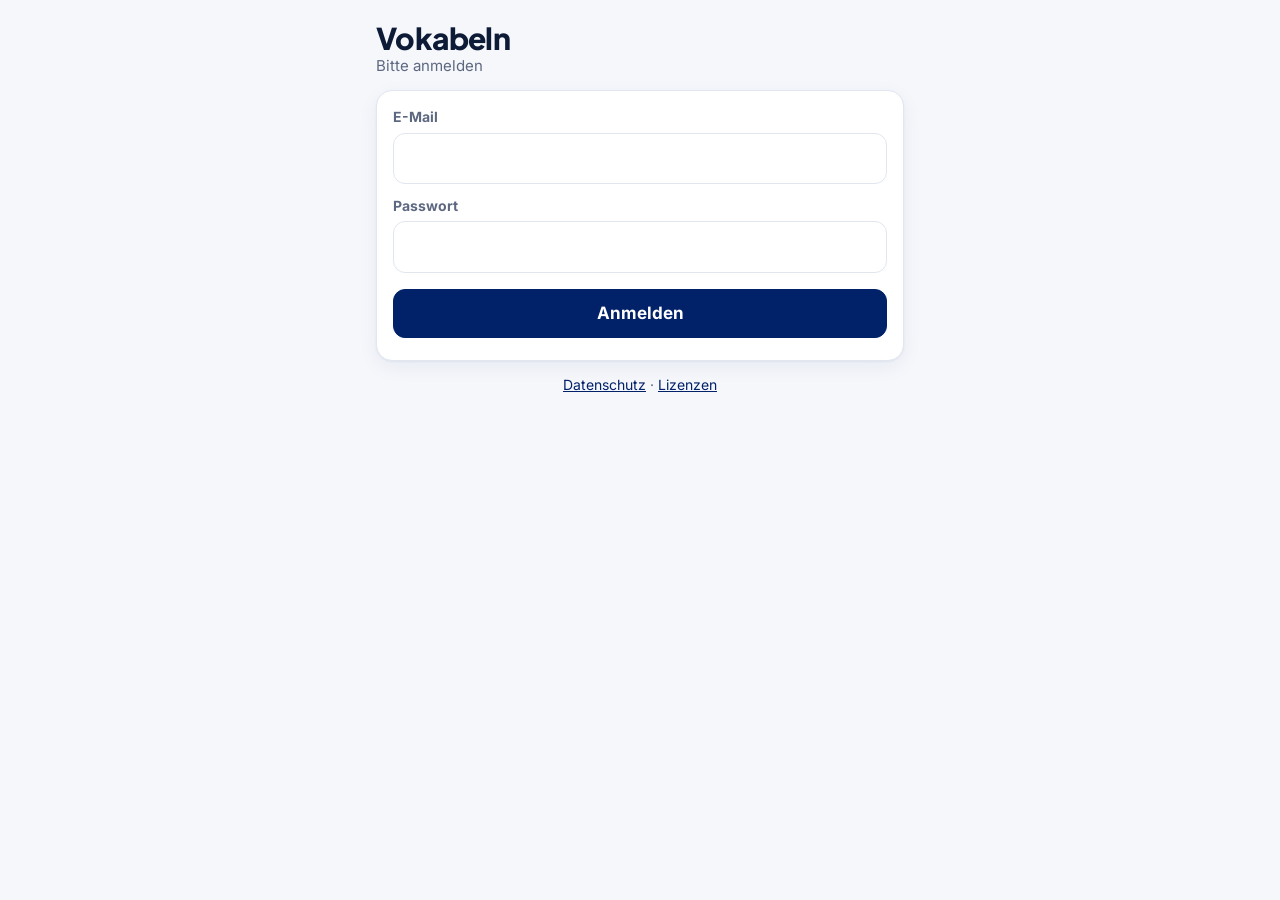
<file: pocketbase/pb_public/index.html>
<!DOCTYPE html>
<html lang="de">
<head>
<meta charset="utf-8">
<meta name="viewport" content="width=device-width, initial-scale=1">
<title>Vokabeltrainer Englisch</title>
<meta name="theme-color" content="#012169">
<link rel="manifest" href="manifest.webmanifest">
<link rel="apple-touch-icon" href="icons/icon-uk-180.png">
<meta name="apple-mobile-web-app-capable" content="yes">
<meta name="mobile-web-app-capable" content="yes">
<meta name="apple-mobile-web-app-title" content="Vokabeln">
<link href="fonts/fonts.css" rel="stylesheet">
<style>
:root{
  --bg:#f5f7fb;--card:#fff;--ink:#0d1b36;--muted:#5d6880;--line:#e1e6ef;--soft:#edf1f7;
  --acc:#012169;--acc-ink:#fff;--acc-soft:#e2e8f5;--bad:#c8102e;--bad-soft:#fbe5e8;--ok:#17855a;--ok-soft:#dff2e8;
  --red:#c8102e;--warn:#b7791f;--shadow:0 1px 2px rgba(1,33,105,.05),0 6px 20px rgba(1,33,105,.06);
  --r:16px;--disp:'Plus Jakarta Sans',system-ui,sans-serif;--body:'Inter',system-ui,-apple-system,sans-serif;
}
@media (prefers-color-scheme:dark){:root{
  --bg:#0b1020;--card:#141b2d;--ink:#e8ecf4;--muted:#97a1b5;--line:#252f47;--soft:#1b2439;
  --acc:#8ba6f2;--acc-ink:#0a1230;--acc-soft:#1c2a52;--bad:#f27186;--bad-soft:#3b1821;--ok:#5fd39b;--ok-soft:#163427;--red:#e2425c;--shadow:none;}}
@media (prefers-color-scheme:dark){.hero{background:#15297a;color:#fff}.hero .btn.pri{background:#fff;color:#012169;border-color:#fff}}
*{box-sizing:border-box;-webkit-tap-highlight-color:transparent}
html,body{margin:0;background:var(--bg);color:var(--ink);font-family:var(--body);font-size:17px;line-height:1.4}
button,input,select,textarea{font:inherit;color:inherit}
a{color:var(--acc)}
button{cursor:pointer}
#app{max-width:560px;margin:0 auto;min-height:100vh;padding:0 16px 96px}
h1,h2,h3{font-family:var(--disp);font-weight:800;margin:0;letter-spacing:-.02em}
h1{font-size:30px;line-height:1.1}
h2{font-size:22px}
h3{font-size:18px}
.top{display:flex;align-items:center;gap:10px;padding:22px 0 14px}
.top .grow{flex:1;min-width:0}
.sub{color:var(--muted);font-size:15px}
.card{background:var(--card);border:1px solid var(--line);border-radius:var(--r);padding:16px;box-shadow:var(--shadow);margin-bottom:12px}
.hero{background:var(--acc);color:var(--acc-ink);border:none;padding:20px 20px 24px;position:relative;overflow:hidden}
.hero::after{content:'';position:absolute;left:0;right:0;bottom:0;height:5px;background:var(--red);box-shadow:0 -2px 0 #fff}
.hero .big{font-family:var(--disp);font-size:54px;line-height:1;font-weight:800;letter-spacing:-.03em}
.hero .sub{color:inherit;opacity:.85}
.row{display:flex;align-items:center;gap:10px}
.wrap{flex-wrap:wrap}
.grow{flex:1;min-width:0}
.btn{border:1px solid var(--line);background:var(--card);border-radius:12px;padding:12px 16px;font-weight:700;min-height:48px}
.btn.pri{background:var(--acc);color:var(--acc-ink);border-color:var(--acc)}
.hero .btn.pri{background:var(--acc-ink);color:var(--acc);border-color:var(--acc-ink)}
.btn.ghost{background:transparent}
.btn.bad{color:var(--bad);border-color:var(--bad)}
.btn.full{width:100%}
.btn:disabled{opacity:.45}
.icon{width:44px;height:44px;min-height:44px;padding:0;border-radius:50%;display:inline-grid;place-items:center;font-size:18px;flex:none}
.chips{display:flex;flex-wrap:wrap;gap:8px}
.chip{border:1px solid var(--line);background:var(--card);border-radius:999px;padding:8px 14px;font-size:15px;min-height:40px}
.chip.on{background:var(--acc-soft);border-color:var(--acc);color:var(--ink);font-weight:700}
.seg{display:grid;grid-auto-flow:column;grid-auto-columns:1fr;background:var(--soft);border-radius:12px;padding:4px;gap:4px}
.seg button{border:none;background:transparent;border-radius:9px;padding:9px 6px;font-size:15px;min-height:42px}
.seg button.on{background:var(--card);font-weight:700;box-shadow:var(--shadow)}
label.f{display:block;font-size:14px;color:var(--muted);margin:12px 0 6px;font-weight:700}
input.t,select.t,textarea.t{width:100%;border:1px solid var(--line);background:var(--card);border-radius:12px;padding:12px 14px;font-size:18px;min-height:50px}
textarea.t{min-height:80px;resize:vertical;font-size:16px}
input.t:focus,select.t:focus,textarea.t:focus{outline:2px solid var(--acc);outline-offset:1px;border-color:transparent}
.list{background:var(--card);border:1px solid var(--line);border-radius:var(--r);overflow:hidden;margin-bottom:12px}
.li{display:flex;align-items:center;gap:12px;padding:12px 14px;border-top:1px solid var(--line);min-height:60px;width:100%;text-align:left;background:none;border-left:0;border-right:0;border-bottom:0}
.li:first-child{border-top:0}
.li .en{font-weight:700}
.li .de{color:var(--muted);font-size:15px}
.dot{width:10px;height:10px;border-radius:50%;flex:none;background:var(--line)}
.dot.l{background:var(--warn)}.dot.s{background:var(--ok)}
.bar{display:flex;height:6px;border-radius:9px;overflow:hidden;background:var(--soft);margin-top:6px}
.bar i{display:block;height:100%}
.bar .s{background:var(--ok)}.bar .l{background:var(--warn)}
.tag{display:inline-block;font-size:12px;padding:2px 8px;border-radius:999px;background:var(--soft);color:var(--muted);font-weight:700}
.muted{color:var(--muted)}
.small{font-size:14px}
.stack>*+*{margin-top:10px}
.tabs{position:fixed;left:0;right:0;bottom:0;background:var(--card);border-top:1px solid var(--line);display:flex;justify-content:center;padding-bottom:env(safe-area-inset-bottom);z-index:5}
.tabs[hidden]{display:none}
.tabs .in{display:grid;grid-template-columns:repeat(5,1fr);width:100%;max-width:560px}
.tabs button{border:none;background:none;padding:8px 0 10px;font-size:12px;color:var(--muted);display:flex;flex-direction:column;align-items:center;gap:2px;min-height:58px}
.tabs button b{font-size:21px;line-height:1.2;font-weight:400}
.tabs button.on{color:var(--acc);font-weight:700}
.tabs .plus b{background:var(--red);color:#fff;width:40px;height:30px;border-radius:12px;display:grid;place-items:center;font-weight:700}
/* session */
.ses{min-height:100vh;min-height:100dvh;display:flex;flex-direction:column;padding-bottom:16px}
.in-ses #app{padding-bottom:0}
/* Übung fest an den sichtbaren Bildschirm heften (iOS-Home-Bildschirm rechnet 100vh falsch) */
.ses>*{flex-shrink:0}
.in-ses .ses{position:fixed;top:0;left:0;right:0;bottom:0;min-height:0;max-width:560px;margin:0 auto;padding:0 16px 16px;overflow-y:auto;-webkit-overflow-scrolling:touch}
.prog{height:8px;background:var(--soft);border-radius:9px;overflow:hidden;flex:1}
.prog i{display:block;height:100%;background:var(--acc);transition:width .3s}
.qcard{background:var(--card);border:1px solid var(--line);border-radius:22px;padding:28px 20px;text-align:center;box-shadow:var(--shadow);margin:14px 0}
.qcard .lbl{font-size:13px;color:var(--muted);text-transform:uppercase;letter-spacing:.08em;font-weight:700}
.qcard .q{font-family:var(--disp);font-weight:700;letter-spacing:-.02em;font-size:32px;line-height:1.15;margin:14px 0 6px;word-break:break-word}
.qcard .a{font-size:24px;font-weight:700;color:var(--acc);margin-top:14px;word-break:break-word}
.qcard .x{font-size:15px;color:var(--muted);margin-top:10px;font-style:italic}
.opts{display:grid;gap:10px}
.opt{border:1.5px solid var(--line);background:var(--card);border-radius:14px;padding:14px;font-size:18px;text-align:left;min-height:56px}
.opt.ok{border-color:var(--ok);background:var(--ok-soft)}
.opt.no{border-color:var(--bad);background:var(--bad-soft)}
.fb{border-radius:14px;padding:12px 14px;margin:10px 0;font-weight:700}
.fb.ok{background:var(--ok-soft);color:var(--ok)}
.fb.no{background:var(--bad-soft);color:var(--bad)}
.fb.mid{background:var(--soft);color:var(--warn)}
.xrow{padding:8px 0;border-top:1px dashed var(--line)}
.xrow .xi{min-height:38px;font-size:15px;padding:6px 10px;border-radius:10px}
.xrow.miss .xi:placeholder-shown{border-color:var(--warn);background:var(--bad-soft)}
.xrow.off{opacity:.45}
#pltx .tw{border-radius:6px;padding:1px 2px;cursor:pointer}
.tv{background:var(--acc-soft);color:var(--acc);font-weight:700;border-radius:6px}
#pltx .tw.cur{background:var(--acc);color:var(--acc-ink)}
.nw{border-radius:5px;padding:1px 1px;cursor:pointer;-webkit-tap-highlight-color:transparent}
.nw.on{background:var(--acc-soft);color:var(--acc);font-weight:700}
#nwbar{position:fixed;left:12px;right:12px;max-width:536px;margin:0 auto;z-index:30;display:flex;gap:8px;padding:8px;border-radius:16px;background:var(--bg);box-shadow:var(--shadow);border:1px solid var(--line)}
#nwbar[hidden]{display:none}
.fb span{font-weight:400;color:var(--ink)}
.rate{display:grid;grid-template-columns:1fr 1fr 1fr;gap:8px}
.rate .btn{padding:12px 6px}
.play{width:96px;height:96px;border-radius:50%;border:none;background:var(--acc);color:var(--acc-ink);font-size:38px;margin:6px auto;display:grid;place-items:center}
.spacer{flex:1}
/* sheet */
.scrim{position:fixed;inset:0;background:rgba(10,12,16,.45);z-index:20;display:flex;align-items:flex-end;justify-content:center}
.sheet{background:var(--bg);width:100%;max-width:560px;max-height:92vh;overflow:auto;border-radius:22px 22px 0 0;padding:18px 16px calc(24px + env(safe-area-inset-bottom))}
.sheet .grab{width:44px;height:5px;border-radius:9px;background:var(--line);margin:0 auto 12px}
.toast{position:fixed;left:50%;bottom:84px;transform:translateX(-50%);background:var(--ink);color:var(--bg);padding:10px 16px;border-radius:12px;z-index:40;font-size:15px;max-width:90vw;box-shadow:var(--shadow)}
.toast.err{background:var(--bad);color:#fff}
.center{text-align:center}
.pad{padding:40px 10px}
details summary{cursor:pointer;font-weight:700;padding:6px 0}
.corr{font-size:14px;padding:8px 0;border-top:1px solid var(--line)}
.corr s{color:var(--muted)}
.hint{font-size:14px;color:var(--warn);margin-top:6px}
.segbtn{display:grid;grid-template-columns:1fr 1fr;gap:8px}
.segbtn .opt{font-size:16px;padding:10px 12px;min-height:50px}
.segbtn .opt .c{float:right;font-size:13px;color:var(--muted)}
.opt.sug{border-color:var(--acc)}
</style>
</head>
<body>
<div id="app"><div class="center pad muted">Lade deine Vokabeln …</div></div>
<nav class="tabs" id="tabs" hidden><div class="in">
  <button data-tab="home"><b>⌂</b>Start</button>
  <button data-tab="practice"><b>▶</b>Üben</button>
  <button data-tab="add" class="plus"><b>+</b>Neu</button>
  <button data-tab="lessons"><b>☰</b>Stunden</button>
  <button data-tab="more"><b>⋯</b>Mehr</button>
</div></nav>
<div id="sheets"></div>
<script src="pocketbase.umd.js"></script>
<script>
'use strict';
const APP_VERSION='1.25.0 (19.11.2026)';
/* ---------- helpers ---------- */
const $=(s,r=document)=>r.querySelector(s);
const $$=(s,r=document)=>[...r.querySelectorAll(s)];
const esc=s=>String(s??'').replace(/[&<>"']/g,c=>({'&':'&amp;','<':'&lt;','>':'&gt;','"':'&quot;',"'":'&#39;'}[c]));
const DAY=864e5, INT=[0,1,3,7,14,30,60,120];
const clone=o=>JSON.parse(JSON.stringify(o??null));
const shuffle=a=>{a=a.slice();for(let i=a.length-1;i>0;i--){const j=Math.floor(Math.random()*(i+1));[a[i],a[j]]=[a[j],a[i]]}return a};
const todayISO=()=>{const d=new Date();return d.getFullYear()+'-'+String(d.getMonth()+1).padStart(2,'0')+'-'+String(d.getDate()).padStart(2,'0')};
const startOfDay=t=>{const d=new Date(t);d.setHours(0,0,0,0);return d.getTime()};
const fmtDate=iso=>iso?iso.slice(8,10)+'.'+iso.slice(5,7)+'.'+iso.slice(0,4):'';
const uid=p=>p+Date.now().toString(36)+Math.random().toString(36).slice(2,6);

const S={lessons:{},progress:{},meta:{},recs:{},tts:{},needLogin:false,dirty:new Set(),tab:'home',view:null,ses:null,ready:false,error:null,addLid:null,lastAdded:[]};
const DEF={prefer:'teacher',voice:'en-GB',autoplay:true,autoNext:false,len:20,mode:'mix',dir:'mix',focus:'due',newPerDay:10};
const TOPICS=[['tech','🔧','Technik & Kabel'],['sales','🤝','Vertrieb & Kunden'],['talk','💬','Meetings & Kommunikation'],['econ','📊','Zahlen & Wirtschaft'],['travel','✈️','Reisen & Verkehr'],['sport','🏃','Sport & Freizeit'],['people','🙂','Gefühle & Charakter'],['society','🏛️','Gesellschaft & Politik'],['daily','🏠','Alltag & Allgemeines'],['phrases','🧩','Sätze & Grammatik']];
const TOPIC=Object.fromEntries(TOPICS.map(t=>[t[0],{id:t[0],icon:t[1],name:t[2]}]));
const set=()=>Object.assign({},DEF,S.meta.settings||{});

function toast(msg,kind){const t=document.createElement('div');t.className='toast'+(kind?' '+kind:'');t.textContent=msg;document.body.appendChild(t);setTimeout(()=>t.remove(),kind==='err'?4500:2200)}

/* ---------- data layer (PocketBase) – only place that talks to the server ---------- */
const pb=new PocketBase(location.origin);pb.autoCancellation(false);
const ttsText=en=>String(en||'').replace(/\(.*?\)/g,' ').replace(/\s+/g,' ').trim();
const Store={
  ids:{lessons:{},progress:{},meta:{}},qs:{},timers:{},fileToken:null,fileTokenAt:0,
  async init(){
    if(!pb.authStore.isValid){S.needLogin=true;render();return}
    if(!this.fresh)try{await pb.collection('users').authRefresh()}catch(e){
      if(e&&e.status>=400&&e.status<500){pb.authStore.clear();S.needLogin=true;render();return}
      S.error='offline';render();return}
    S.needLogin=false;
    try{await this.loadAll()}catch(e){console.error(e);S.error='offline';render();return}
    S.ready=true;render();this.subscribe();loadNews();
  },
  async login(email,pw){await pb.collection('users').authWithPassword(email,pw);S.error=null;this.fresh=true;await this.init();this.fresh=false},
  logout(){pb.realtime.unsubscribe();pb.authStore.clear();location.reload()},
  async loadAll(){
    const [ls,pr,me,rc,tt]=await Promise.all(['lessons','progress','meta','recordings','tts'].map(c=>pb.collection(c).getFullList({batch:500})));
    S.lessons={};ls.forEach(r=>this.putLesson(r));
    S.progress={};pr.forEach(r=>{this.ids.progress[r.key]=r.id;S.progress[r.key]={w:r.w||{}}});
    S.meta={};me.forEach(r=>{this.ids.meta[r.key]=r.id;S.meta[r.key]=r.data||{}});
    S.recs={};rc.forEach(r=>S.recs[r.id]=r);
    S.tts={};tt.sort((a,b)=>String(a.created||'').localeCompare(String(b.created||''))).forEach(r=>S.tts[r.voice+'|'+r.text]=r); // neueste gewinnt (Stimmenwechsel)
  },
  putLesson(r){this.ids.lessons[r.key]=r.id;S.lessons[r.key]={id:r.key,name:r.name,date:r.date,dated:r.dated,order:r.order,words:Array.isArray(r.words)?r.words:[]}},
  subscribe(){
    const soft=()=>softRender();
    pb.collection('lessons').subscribe('*',e=>{if(e.action==='delete'){delete S.lessons[e.record.key];delete this.ids.lessons[e.record.key]}else if(!this.qs['lessons/'+e.record.key+'#busy'])this.putLesson(e.record);soft()});
    pb.collection('progress').subscribe('*',e=>{const k=e.record.key;if(e.action==='delete'){delete S.progress[k];return soft()}this.ids.progress[k]=e.record.id;if(!S.dirty.has(k))S.progress[k]={w:e.record.w||{}};soft()});
    pb.collection('meta').subscribe('*',e=>{this.ids.meta[e.record.key]=e.record.id;S.meta[e.record.key]=e.record.data||{};soft()});
    pb.collection('recordings').subscribe('*',e=>{if(e.action==='delete')delete S.recs[e.record.id];else S.recs[e.record.id]=e.record;soft()});
    pb.collection('tts').subscribe('*',e=>{const r=e.record;if(e.action==='delete'){const k=r.voice+'|'+r.text;if(S.tts[k]&&S.tts[k].id===r.id)delete S.tts[k]}else S.tts[r.voice+'|'+r.text]=r;soft()});
  },
  q(path,fn){
    const p=(this.qs[path]||Promise.resolve()).then(fn).catch(e=>{console.error(e);
      if(e&&e.status===401){toast('Bitte neu anmelden','err');pb.authStore.clear();S.needLogin=true;render();return}
      toast('Konnte nicht speichern ('+((e&&e.status)||e)+')','err')});
    this.qs[path]=p;return p;
  },
  async retry(fn){for(let i=0;;i++){try{return await fn()}catch(e){if(e&&e.status===429&&i<6){await new Promise(r=>setTimeout(r,800*(i+1)));continue}throw e}}},
  async upsert(col,key,data){
    const id=this.ids[col][key];const R=f=>this.retry(f);
    if(id){try{return await R(()=>pb.collection(col).update(id,data))}catch(e){if(e.status!==404)throw e}}
    try{const r=await R(()=>pb.collection(col).create(Object.assign({key},data)));this.ids[col][key]=r.id;return r}
    catch(e){ // existiert schon (z.B. von anderem Gerät angelegt)
      if(e&&e.status===429)throw e;
      const r=await R(()=>pb.collection(col).getFirstListItem(pb.filter('key={:k}',{k:key})));this.ids[col][key]=r.id;return await R(()=>pb.collection(col).update(r.id,data))}
  },
  saveLesson(l){
    S.lessons[l.id]=l;const d={name:l.name,date:l.date||'',dated:l.dated!==false,order:l.order||0,words:clone(l.words||[])};
    const busy='lessons/'+l.id+'#busy';this.qs[busy]=true;
    return this.q('lessons/'+l.id,()=>this.upsert('lessons',l.id,d)).finally(()=>{delete this.qs[busy]});
  },
  deleteLesson(id){
    const lid=this.ids.lessons[id],pid=this.ids.progress[id];delete S.lessons[id];delete S.progress[id];
    for(const r of recsFor(id))this.deleteRecording(r.id);
    if(pid)this.q('progress/'+id,()=>pb.collection('progress').delete(pid));
    if(lid)return this.q('lessons/'+id,()=>pb.collection('lessons').delete(lid));
  },
  saveProgress(lid,now){
    S.dirty.add(lid);clearTimeout(this.timers[lid]);
    const go=()=>this.q('progress/'+lid,()=>this.upsert('progress',lid,{w:clone((S.progress[lid]||{}).w||{})})).then(()=>S.dirty.delete(lid));
    if(now)return go();
    this.timers[lid]=setTimeout(go,1500);
  },
  flushProgress(){for(const lid of [...S.dirty]){clearTimeout(this.timers[lid]);this.saveProgress(lid,true)}},
  saveMeta(key,obj){S.meta[key]=obj;return this.q('meta/'+key,()=>this.upsert('meta',key,{data:clone(obj)}))},
  async uploadRecording(lessonKey,file){
    const fd=new FormData();fd.append('lesson_key',lessonKey);fd.append('file',file);fd.append('orig_name',file.name);fd.append('status','pending');
    const r=await pb.collection('recordings').create(fd);S.recs[r.id]=r;return r;
  },
  async reprocess(id){const r=await pb.collection('recordings').update(id,{status:'pending',error:''});S.recs[id]=r},
  deleteRecording(id){delete S.recs[id];return this.q('rec/'+id,()=>pb.collection('recordings').delete(id))},
  async token(){if(!this.fileToken||Date.now()-this.fileTokenAt>60e3){this.fileToken=await pb.files.getToken();this.fileTokenAt=Date.now()}return this.fileToken},
  async fileUrl(rec,field){return pb.files.getURL(rec,rec[field],{token:await this.token()})}
};
function recsFor(lessonKey){return Object.values(S.recs||{}).filter(r=>r.lesson_key===lessonKey).sort((a,b)=>(a.created||'').localeCompare(b.created||''))}

/* ---------- audio ---------- */
let ctx=null,curSrc=null;const bufCache={};
function setSession(t){try{if(navigator.audioSession&&navigator.audioSession.type!==t)navigator.audioSession.type=t}catch(e){}}
function actx(){
  if(ctx&&(ctx.state==='closed'))ctx=null;
  if(!ctx){
    setSession('playback');
    const A=window.AudioContext||window.webkitAudioContext;if(!A)return null;ctx=new A();
    try{const b=ctx.createBuffer(1,1,22050);const s=ctx.createBufferSource();s.buffer=b;s.connect(ctx.destination);s.start(0)}catch(e){}
  }
  if(ctx.state!=='running'){try{ctx.resume()}catch(e){}}
  return ctx;
}
function getBuf(rec,field){
  const k=rec.id+'/'+rec[field];
  if(!bufCache[k])bufCache[k]=(async()=>{const u=await Store.fileUrl(rec,field);const r=await fetch(u);if(!r.ok)throw new Error('HTTP '+r.status);const ab=await r.arrayBuffer();
    return await new Promise((res,rej)=>actx().decodeAudioData(ab,res,rej))})().catch(e=>{delete bufCache[k];throw e});
  return bufCache[k];
}
function stopAudio(){try{curSrc&&curSrc.stop()}catch(e){}curSrc=null;try{elAudio&&elAudio.pause()}catch(e){}try{speechSynthesis.cancel()}catch(e){}}
// resume() kann auf iOS ohne Tippen ewig hängen – deshalb mit Zeitgrenze
const tryResume=c=>Promise.race([c.resume().catch(()=>{}),new Promise(r=>setTimeout(r,400))]);
async function playBuf(buf,s,e){
  let c=actx();stopAudio();
  if(c.state!=='running')await tryResume(c);
  if(c.state!=='running'){try{c.close()}catch(x){}ctx=null;c=actx();await tryResume(c)} // iOS: "interrupted" nach Mikrofon -> neu aufbauen
  if(c.state!=='running')throw new Error('Audio blockiert (Status: '+c.state+')');
  const src=c.createBufferSource();src.buffer=buf;
  // Lautstärke angleichen: Lehrer-Clip und KI-Stimme auf denselben Pegel, Begrenzer gegen Übersteuern
  const g=c.createGain();g.gain.value=levelGain(buf,s,e);
  const lim=c.createDynamicsCompressor();lim.threshold.value=-3;lim.knee.value=4;lim.ratio.value=20;lim.attack.value=.002;lim.release.value=.08;
  src.connect(g);g.connect(lim);lim.connect(c.destination);
  if(s==null)src.start(0);else src.start(0,s,Math.max(.15,e-s));curSrc=src;
  return new Promise(r=>src.onended=r);
}
// Verstärkung für einen Ausschnitt: Ziel-Pegel (RMS) ca. -18 dBFS, nur die lauteren 60 % zählen (Pausen ignorieren)
const LEVEL_TARGET=0.125,levelCache=new WeakMap();
function levelGain(buf,s,e){
  let m=levelCache.get(buf);if(!m){m={};levelCache.set(buf,m)}const k=(s??'a')+'|'+(e??'b');if(m[k])return m[k];
  const d=buf.getChannelData(0),sr=buf.sampleRate;const i0=Math.max(0,Math.floor((s||0)*sr)),i1=Math.min(d.length,e==null?d.length:Math.ceil(e*sr));
  const win=Math.max(1,Math.floor(sr*0.02)),blocks=[];
  for(let i=i0;i+win<=i1;i+=win){let q=0;for(let j=i;j<i+win;j+=2)q+=d[j]*d[j];blocks.push(q/(win/2))}
  if(!blocks.length)return 1;blocks.sort((a,b)=>b-a);const top=blocks.slice(0,Math.max(1,Math.ceil(blocks.length*0.6)));
  const rms=Math.sqrt(top.reduce((a,b)=>a+b,0)/top.length);
  return m[k]=rms>1e-4?Math.min(8,Math.max(0.4,LEVEL_TARGET/rms)):1;
}
function speakBrowser(text){
  try{stopAudio();const u=new SpeechSynthesisUtterance(ttsText(text));const v=set().voice;u.lang=v;u.rate=.92;
    const vs=speechSynthesis.getVoices().filter(x=>x.lang&&x.lang.replace('_','-').startsWith(v));if(vs.length)u.voice=vs.find(x=>/natural|enhanced|premium|google/i.test(x.name))||vs[0];
    speechSynthesis.speak(u)}catch(e){toast('Sprachausgabe nicht verfügbar')}
}
function clipOf(w){const c=w&&w.clip;return c&&S.recs[c.rec]&&!w.noClip?c:null}
function ttsOf(w){return w?S.tts[set().voice+'|'+ttsText(w.en)]||null:null}
function hasClip(l,w){return !!clipOf(w)}
let elAudio=null,elTimer=null,elUnlocked=false;
// Bei jedem Tippen: Audio wach halten (iOS stellt es sonst still) und das Ausweich-Audio freischalten
// Nach einem App-Wechsel meldet iOS die Audioausgabe oft als „läuft“, sie bleibt aber stumm
// (vor allem wenn die andere App selbst Ton hatte, z. B. DeepL). Beim ersten Tippen danach komplett neu aufbauen.
let audioStale=false;
function keepAudioAlive(){
  if(audioStale){audioStale=false;try{ctx&&ctx.close()}catch(e){}ctx=null;elUnlocked=false;try{navigator.audioSession&&(navigator.audioSession.type='auto')}catch(e){}actx()}
  if(ctx&&ctx.state!=='running'&&ctx.state!=='closed'){try{ctx.resume()}catch(e){}}
  if(!elUnlocked){elUnlocked=true;try{if(!elAudio)elAudio=new Audio();elAudio.src=SILENT;const p=elAudio.play();if(p)p.then(()=>elAudio.pause()).catch(()=>{elUnlocked=false})}catch(e){elUnlocked=false}}
}
['touchend','pointerup','keydown'].forEach(t=>document.addEventListener(t,keepAudioAlive,{capture:true,passive:true}));
async function playElement(rec,field,s,e){ // Ausweichweg ohne Web Audio
  stopAudio();const url=await Store.fileUrl(rec,field);if(!elAudio)elAudio=new Audio();elAudio.src=url;
  await new Promise((res,rej)=>{elAudio.onloadedmetadata=res;elAudio.onerror=()=>rej(new Error('Audio-Datei lädt nicht'));elAudio.load()});
  if(s!=null)elAudio.currentTime=s;await elAudio.play();
  clearTimeout(elTimer);if(e!=null)elTimer=setTimeout(()=>{try{elAudio.pause()}catch(x){}},Math.max(150,(e-s)*1000));
}
async function playTeacher(w){const c=clipOf(w);const rec=S.recs[c.rec];
  try{const buf=await getBuf(rec,'file');return await playBuf(buf,c.s,c.e)}catch(e){console.warn('WebAudio',e);return playElement(rec,'file',c.s,c.e)}}
async function playAI(w){const t=ttsOf(w);if(!t){speakBrowser(w.en);return}
  try{const buf=await getBuf(t,'file');return await playBuf(buf)}catch(e){console.warn('WebAudio',e);return playElement(t,'file')}}
function playWord(lid,wid,which){
  const l=S.lessons[lid];const w=l&&l.words.find(x=>x.id===wid);if(!w)return;actx();
  const useT=which==='teacher'?!!clipOf(w):which==='ai'?false:(set().prefer==='teacher'&&!!clipOf(w));
  const p=useT?playTeacher(w):playAI(w);
  return p.catch(e=>{console.warn(e);
    if(e&&(e.name==='NotAllowedError'||/blockiert/.test(e.message||'')))return toast('Zum Abspielen kurz auf 🔈 tippen');
    toast('Audio-Fehler: '+(e.message||e),'err');speakBrowser(w.en)});
}
function otherVoice(w){const pref=set().prefer;if(pref==='teacher'&&clipOf(w))return 'ai';if(clipOf(w))return 'teacher';return null}

/* ---------- learning logic ---------- */
function lessonsSorted(){return Object.values(S.lessons).sort((a,b)=>(b.date||'').localeCompare(a.date||'')||(b.order||0)-(a.order||0))}
function prog(lid,wid){const p=S.progress[lid];return p&&p.w&&p.w[wid]||null}
function status(p){if(!p||!p.n)return 'n';return p.b>=4?'s':'l'}
function isDue(p,now){return p&&p.n&&p.d<=now}
function allItems(lids){const out=[];for(const lid of lids){const l=S.lessons[lid];if(!l)continue;for(const w of l.words||[])out.push({lid,w,p:prog(lid,w.id)})}return out}
function counts(lids){const now=Date.now();let due=0,nw=0,s=0,l=0,tot=0;for(const it of allItems(lids)){tot++;const st=status(it.p);if(st==='n')nw++;else if(st==='s')s++;else l++;if(isDue(it.p,now))due++}return {due,nw,s,l,tot}}
function isHard(p){return p&&p.l>=1&&(p.l>=2||p.b<=2)}
function wkey(w){return normAns(w.en,'en')}
const isNote=w=>w&&w.kind==='note';
function grade(lid,wid,ok,hard){
  const now=Date.now();if(!S.progress[lid])S.progress[lid]={w:{}};if(!S.progress[lid].w)S.progress[lid].w={};
  const p=S.progress[lid].w[wid]||{b:0,n:0,l:0};if(!p.n&&!p.k)p.f=now;p.n++;p.s=now;delete p.q;
  if(ok&&!hard){p.b=Math.min(p.b+1,7);p.d=startOfDay(now)+INT[p.b]*DAY}
  else if(ok&&hard){p.b=Math.max(1,p.b);p.d=startOfDay(now)+Math.max(1,Math.round(INT[p.b]/2))*DAY}
  else{p.l++;p.b=1;p.d=now}
  S.progress[lid].w[wid]=p;Store.saveProgress(lid);
  // gleiches Wort in anderen Stunden: gemeinsamer Lernstand
  const me=curWordBy(lid,wid);if(!me||isNote(me))return;const k=wkey(me);
  for(const l of Object.values(S.lessons))for(const w of l.words||[]){
    if((l.id===lid&&w.id===wid)||isNote(w)||wkey(w)!==k)continue;
    if(!S.progress[l.id])S.progress[l.id]={w:{}};if(!S.progress[l.id].w)S.progress[l.id].w={};
    S.progress[l.id].w[w.id]=Object.assign({},p);Store.saveProgress(l.id);
  }
}
// Lernstand auf alle gleichen Wörter (auch in anderen Stunden) übertragen
function setProg(lid,wid,p){
  const me=curWordBy(lid,wid);if(!me)return [];const k=wkey(me);const touched=[];
  for(const l of Object.values(S.lessons))for(const w of l.words||[]){
    if(isNote(w)||!(l.id===lid&&w.id===wid)&&wkey(w)!==k)continue;
    if(!S.progress[l.id])S.progress[l.id]={w:{}};if(!S.progress[l.id].w)S.progress[l.id].w={};
    touched.push([l.id,w.id,S.progress[l.id].w[w.id]?clone(S.progress[l.id].w[w.id]):null]);
    if(p)S.progress[l.id].w[w.id]=Object.assign({},p);else delete S.progress[l.id].w[w.id];Store.saveProgress(l.id);
  }
  return touched;
}
// neue Wörter pro Tag: heute zum ersten Mal gelernte (gleiche Wörter zählen einmal)
// die beiden neuesten Stunden: deren neue Wörter kommen in der täglichen Runde immer dran (ohne Tageslimit)
const RECENT_N=2;
function recentKeys(){const k=new Set();for(const l of lessonsSorted().slice(0,RECENT_N))for(const w of l.words||[])if(!isNote(w))k.add(wkey(w));return k}
// heute zum ersten Mal gelernte Wörter – ohne die aus den neuesten Stunden (die zählen nicht ins Limit)
function newToday(){const t0=startOfDay(Date.now());const k=new Set();const rk=recentKeys();
  for(const lid in S.progress){const l=S.lessons[lid];if(!l)continue;for(const w of l.words||[]){const p=prog(lid,w.id);if(p&&p.f&&p.f>=t0&&!rk.has(wkey(w)))k.add(wkey(w))}}return k.size}
function newQuota(){const n=+set().newPerDay;return n>0?Math.max(0,n-newToday()):Infinity}
// neue Wörter für die tägliche Runde: alle aus den neuesten Stunden + Archiv bis zum Tageslimit
function newPlan(items){const rk=recentKeys();const all=newByPriority(items);
  const recent=all.filter(i=>rk.has(wkey(i.w))),older=all.filter(i=>!rk.has(wkey(i.w)));
  return {recent,older:older.slice(0,newQuota()),olderAvail:older.length}}
// zwei Listen abwechselnd mischen (neue Wörter und Wiederholungen gleichmäßig verteilt)
function interleave(a,b){const out=[];for(let i=0;i<Math.max(a.length,b.length);i++){if(i<a.length)out.push(a[i]);if(i<b.length)out.push(b[i])}return out}
// Reihenfolge für neue Wörter: neueste Stunden zuerst (dein aktueller Kurs), dann rückwärts durchs Archiv
function newByPriority(items){
  const rank={};lessonsSorted().forEach((l,i)=>rank[l.id]=i);
  const seen=new Set(),out=[];
  for(const i of items.filter(i=>status(i.p)==='n'&&!isNote(i.w)).sort((a,b)=>rank[a.lid]-rank[b.lid])){const k=wkey(i.w);if(seen.has(k))continue;seen.add(k);out.push(i)}
  return out;
}
function curWordBy(lid,wid){const l=S.lessons[lid];return l&&(l.words||[]).find(w=>w.id===wid)}
function dupsOf(lid,w){if(isNote(w))return [];const k=wkey(w);const out=[];for(const l of lessonsSorted())for(const x of l.words||[])if(!(l.id===lid&&x.id===w.id)&&!isNote(x)&&wkey(x)===k)out.push(l);return out}
let statTimer=null;
function logStat(ok){
  const st=Object.assign({days:[],log:{}},S.meta.stats||{});st.log=Object.assign({},st.log||{});const t=todayISO();
  if(!st.days.includes(t))st.days=[...st.days,t].slice(-400);
  const e=Object.assign({a:0,r:0},st.log[t]||{});e.a++;if(ok)e.r++;st.log[t]=e;S.meta.stats=st;
  clearTimeout(statTimer);statTimer=setTimeout(flushStats,3000);
}
function flushStats(){clearTimeout(statTimer);const st=S.meta.stats;if(!st||!st.log)return;const t=todayISO();
  if(st.log[t])st.log[t].s=counts(Object.keys(S.lessons)).s;
  const keys=Object.keys(st.log).sort();if(keys.length>400)keys.slice(0,keys.length-400).forEach(k=>delete st.log[k]);
  Store.saveMeta('stats',st)}
function markPracticeDay(){}
function exText(ex){return String(ex||'').replace(/[\[\]]/g,'')}
function clozeParts(ex){const m=/^(.*?)\[(.+?)\](.*)$/.exec(ex||'');return m?{pre:m[1],ans:m[2],post:m[3]}:null}
function streak(){const days=new Set((S.meta.stats&&S.meta.stats.days)||[]);let n=0;const d=new Date();if(!days.has(todayISO()))d.setDate(d.getDate()-1);
  while(true){const iso=d.getFullYear()+'-'+String(d.getMonth()+1).padStart(2,'0')+'-'+String(d.getDate()).padStart(2,'0');if(days.has(iso)){n++;d.setDate(d.getDate()-1)}else break}return n}

function normAns(s,lang){
  s=String(s||'').toLowerCase().replace(/[’‘`]/g,"'").replace(/\(.*?\)/g,' ').replace(/[.,!?;:"…]/g,' ').replace(/\s+/g,' ').trim();
  if(lang==='en')s=s.replace(/^(to|the|a|an) /,'');
  else s=s.replace(/^(der|die|das|ein|eine|sich) /,'');
  return s;
}
function variants(ans,lang){
  const full=normAns(ans,lang);const v=new Set([full,normAns(ans.replace(/[()]/g,''),lang)]);
  ans.split(/[,/;]| – /).forEach(p=>{const n=normAns(p,lang);if(n)v.add(n)});
  return [...v].filter(Boolean);
}
function lev(a,b){const m=a.length,n=b.length;if(!m)return n;if(!n)return m;let prev=Array.from({length:n+1},(_,i)=>i);
  for(let i=1;i<=m;i++){const cur=[i];for(let j=1;j<=n;j++)cur[j]=Math.min(prev[j]+1,cur[j-1]+1,prev[j-1]+(a[i-1]===b[j-1]?0:1));prev=cur}return prev[n]}
// Hauptbedeutung + weitere Bedeutungen (alle zählen als richtig)
function deAll(w){return w.alt?w.de+', '+w.alt:w.de}
function checkWritten(input,ans,lang){
  const x=numNorm(normAns(input,lang));if(!x)return {ok:false};
  let best=99;
  for(const v0 of variants(ans,lang)){const v=numNorm(v0);if(v===x)return {ok:true,exact:true};
    const tol=v.length<=4?0.01:v.length<=8?1:v.length<=20?2:Math.floor(v.length/10); // lange Sätze: mehr Tippfehler erlaubt
    best=Math.min(best,lev(v,x)/tol)}
  return best<=1?{ok:true,exact:false}:{ok:false};
}

/* ---------- session ---------- */
function buildSession(cfg){
  const now=Date.now();let items=allItems(cfg.lids);
  // Notizen nur bei Karten/Gemischt; Lückensatz braucht einen Beispielsatz
  if(!['card','mix'].includes(cfg.mode))items=items.filter(i=>!isNote(i.w));
  if(cfg.mode==='cloze')items=items.filter(i=>clozeParts(i.w.ex));
  if(cfg.topic)items=items.filter(i=>cfg.topic==='none'?!i.w.topic&&!isNote(i.w):i.w.topic===cfg.topic);
  if(cfg.focus==='due'){
    const due=shuffle(items.filter(i=>isDue(i.p,now))).sort((a,b)=>a.p.d-b.p.d);
    const np=newPlan(items);
    items=interleave(np.recent,due).concat(np.older); // zuerst: neue aus den letzten Stunden + Wiederholungen, dann Archiv
  }else if(cfg.focus==='hard'){items=items.filter(i=>isHard(i.p)).sort((a,b)=>(b.p.l/b.p.n)-(a.p.l/a.p.n))}
  else if(cfg.focus==='new'){items=items.filter(i=>status(i.p)==='n')}
  else if(cfg.focus==='prep'){
    const last=lessonsSorted()[0];const since=now-14*DAY;
    const a=items.filter(i=>last&&i.lid===last.id);const b=shuffle(items.filter(i=>i.p&&i.p.l>0&&i.p.s>=since&&(!last||i.lid!==last.id)));
    items=a.concat(b);
  }
  else items=shuffle(items);
  // gleiche Wörter aus verschiedenen Stunden nur einmal abfragen (Version mit Lehrer-Clip bevorzugt)
  const seen=new Map();const ded=[];
  for(const i of items){if(isNote(i.w)){ded.push(i);continue}const k=wkey(i.w);const j=seen.get(k);
    if(j===undefined){seen.set(k,ded.length);ded.push(i)}else if(!clipOf(ded[j].w)&&clipOf(i.w))ded[j]=i}
  items=ded;
  if(cfg.len>0)items=items.slice(0,cfg.len);
  items=shuffle(items);
  const q=items.map(i=>mkItem(i,cfg));
  return {cfg,q,idx:0,graded:{},right:0,wrong:0,mistakes:[],state:null};
}
function mkItem(i,cfg){
  const l=S.lessons[i.lid];const clip=hasClip(l,i.w);const b=i.p?i.p.b:0;const cz=!!clozeParts(i.w.ex);
  let dir=cfg.dir==='mix'?(Math.random()<.5?'de-en':'en-de'):cfg.dir;
  let type=cfg.mode;
  if(isNote(i.w))return {lid:i.lid,wid:i.w.id,dir:'de-en',type:'card',clip:false};
  if(type==='mix'){
    const r=Math.random();
    if(b<=1)type=r<.25?'listen':'mc';
    else if(b<=3)type=r<.15?'listen':r<.3?'dict':r<.55?'mc':(cz&&r<.8)?'cloze':'write';
    else type=r<.1?'listen':r<.25?'dict':(cz&&r<.55)?'cloze':'write';
  }
  if(type==='cloze'&&!cz)type='write';
  if((type==='write'||type==='cloze'||type==='dict'||type==='speak')&&cfg.dir==='mix')dir='de-en';
  return {lid:i.lid,wid:i.w.id,dir,type,clip};
}
function curWord(it){const l=S.lessons[it.lid];return l&&l.words.find(w=>w.id===it.wid)}
// im Tippen aufrufen: läuft die Audioausgabe nicht (iOS nach Sperre/Player/Mikrofon), frisch aufbauen
function freshAudio(){
  if(ctx&&ctx.state!=='running'){try{ctx.close()}catch(e){}ctx=null}
  keepAudioAlive();return actx();
}
function startSession(cfg){
  freshAudio();const s=buildSession(cfg);
  if(!s.q.length){toast(cfg.focus==='due'?'Nichts fällig – wähle „Alle“':cfg.mode==='cloze'?'Keine Wörter mit Beispielsatz in dieser Auswahl':'Keine passenden Wörter');return}
  S.ses=s;S.tab='practice';
  const s2=set();if(!cfg.keep&&(s2.mode!==cfg.mode||s2.dir!==cfg.dir||s2.len!==cfg.len||s2.focus!==cfg.focus))Store.saveMeta('settings',Object.assign(s2,{mode:cfg.mode,dir:cfg.dir,len:cfg.len,focus:cfg.focus}));
  [...new Set(cfg.lids)].forEach(lid=>recsFor(lid).filter(r=>r.status==='done').forEach(r=>getBuf(r,'file').catch(()=>{})));
  render();
}
function answer(ok,hard){
  const s=S.ses,it=s.q[s.idx];
  if(!s.graded[it.wid+it.lid]){s.graded[it.wid+it.lid]=1;if(!s.noSrs)grade(it.lid,it.wid,ok,hard);if(ok)s.right++;else{s.wrong++;s.mistakes.push({lid:it.lid,wid:it.wid})}logStat(ok)}
  if(!ok){const again=Object.assign({},it,{type:it.type==='write'?'mc':it.type});s.q.splice(Math.min(s.q.length,s.idx+3),0,again)}
}
function nextItem(){stopRec();const s=S.ses;if(s.state&&s.state.blobUrl)URL.revokeObjectURL(s.state.blobUrl);s.idx++;s.state=null;if(s.idx>=s.q.length){Store.flushProgress();flushStats()}render();window.scrollTo(0,0)}
function endSession(){stopRec();stopAudio();Store.flushProgress();flushStats();S.ses=null;render()}

/* ---------- rendering ---------- */
const app=$('#app');
function softRender(){if(S.ses||S.player||S.sort||S.probe||$('.scrim'))return;render()}
function render(){
  const keep={};let focusId=null,selS=0,selE=0;
  $$('input[id],textarea[id],select[id]',app).forEach(e=>{if(e.type!=='file')keep[e.id]=e.value});
  const ae=document.activeElement;if(ae&&ae.id&&app.contains(ae)){focusId=ae.id;try{selS=ae.selectionStart;selE=ae.selectionEnd}catch(e){}}
  $('#tabs').hidden=!S.ready||!!S.ses||!!S.player||!!S.sort||!!S.probe||!!S.error;document.body.classList.toggle('in-ses',!!(S.ses||S.player||S.sort||S.probe));
  $$('#tabs button').forEach(b=>b.classList.toggle('on',b.dataset.tab===S.tab));
  if(S.needLogin){$('#tabs').hidden=true;app.innerHTML=viewLogin();return}
  if(S.error){app.innerHTML=viewError();return}
  if(!S.ready){app.innerHTML='<div class="center pad muted">Lade deine Vokabeln …</div>';return}
  let html='';
  if(S.sort)html=viewSort();
  else if(S.probe)html=viewProbe();
  else if(S.player)html=viewPlayer();
  else if(S.ses)html=viewSession();
  else if(S.tab==='home')html=S.view&&S.view.news!==undefined?viewNews():viewHome();
  else if(S.tab==='practice')html=viewSetup();
  else if(S.tab==='lessons')html=S.view&&S.view.lesson&&S.lessons[S.view.lesson]?viewLesson(S.view.lesson):viewLessons();
  else if(S.tab==='add')html=viewAdd();
  else if(S.tab==='more')html=viewMore();
  app.innerHTML=html;
  for(const k in keep){const e=document.getElementById(k);if(e&&e.dataset.fresh===undefined)e.value=keep[k]}
  if(focusId){const e=document.getElementById(focusId);if(e){e.focus();try{e.setSelectionRange(selS,selE)}catch(x){}}}
  mount();
}
async function checkUpdate(manual){
  try{const r=await fetch('/?v='+Date.now(),{cache:'no-store'});const t=await r.text();const m=t.match(/const APP_VERSION='([^']+)'/);
    if(m&&m[1]!==APP_VERSION){S.newVersion=m[1];showUpdateBar()}else if(manual)toast('Du hast die neueste Version ('+APP_VERSION+')')}
  catch(e){if(manual)toast('Server nicht erreichbar','err')}
}
function showUpdateBar(){
  if($('#updbar')||!S.newVersion)return;const d=document.createElement('div');d.id='updbar';
  d.style.cssText='position:fixed;left:50%;transform:translateX(-50%);top:calc(10px + env(safe-area-inset-top));z-index:50;background:var(--ink);color:var(--bg);border-radius:14px;padding:10px 12px;display:flex;gap:10px;align-items:center;box-shadow:var(--shadow);max-width:92vw;font-size:15px';
  d.innerHTML='<span>Neue Version '+esc(S.newVersion)+'</span><button class="btn pri" style="min-height:38px;padding:6px 12px" onclick="location.reload()">Neu laden</button>';
  document.body.appendChild(d);
}
function viewError(){
  return '<div class="card center pad"><h2>Server nicht erreichbar</h2><p class="muted">Prüfe deine Internetverbindung. Die App braucht im Moment noch Netz.</p><button class="btn pri" onclick="location.reload()">Nochmal versuchen</button></div>';
}
function bar(c){if(!c.tot)return '<div class="bar"></div>';return `<div class="bar"><i class="s" style="width:${c.s/c.tot*100}%"></i><i class="l" style="width:${c.l/c.tot*100}%"></i></div>`}

function viewHome(){
  const ls=lessonsSorted();const all=ls.map(l=>l.id);const c=counts(all);const last=ls[0];const st=streak();
  const np=newPlan(allItems(all));const nwToday=np.recent.length+np.older.length;
  const today=c.due+nwToday;const sortable=np.recent.length+np.olderAvail;const nwAvail=sortable;
  if(!ls.length)return `<div class="top"><div class="grow"><h1>Vokabeln</h1></div></div>
    <div class="card center pad"><h2>Noch keine Stunden</h2><p class="muted">Lege deine erste Stunde an und trage die Wörter ein.</p><button class="btn pri" data-act="tab" data-v="add">Erstes Wort eintragen</button></div>`;
  const lc=last?counts([last.id]):null;
  return `<div class="top"><div class="grow"><h1>Vokabeln</h1><div class="sub">${c.tot} Wörter · ${ls.length} Stunden${st?` · 🔥 ${st} Tag${st>1?'e':''} in Folge`:''}</div></div></div>
  <div class="card hero">
    <div class="row"><div class="grow"><div class="big">${today}</div><div class="sub">Wörter für heute · ${c.due} zum Wiederholen${np.recent.length?`, ${np.recent.length} neu aus den letzten ${RECENT_N} Stunden`:''}${np.older.length?`, ${np.older.length} ${np.recent.length?'weitere ':''}neu`:''}${+set().newPerDay>0&&np.olderAvail>np.older.length?` <span style="opacity:.75">(Tageslimit ${set().newPerDay})</span>`:''}</div></div></div>
    <div style="margin-top:16px"><button class="btn pri full" data-act="quick" data-v="due" ${today?'':'disabled'}>${today?'Jetzt üben':'Alles erledigt für heute ✓'}</button></div>
  </div>
  ${sortable>=20?`<div class="card"><div class="row"><div class="grow"><h3>⚡ Kenn ich schon?</h3><div class="small muted">${sortable} Wörter noch nie geübt. Sortier schnell aus, was du schon kannst – dann kommen nur die anderen ins Tageslimit.</div></div></div>
    <button class="btn full" style="margin-top:12px" data-act="sortstart">Vorsortieren</button></div>`:''}
  ${last?`<div class="card"><div class="row"><div class="grow"><div class="sub">Letzte Stunde</div><h3>${esc(last.name)}</h3><div class="small muted">${lc.tot} Wörter · ${lc.s} sicher · ${lc.nw} neu${recsFor(last.id).length?' · 🎧':''}</div>${bar(lc)}</div></div>
    <div class="row" style="margin-top:12px"><button class="btn pri grow" data-act="quick" data-v="last">Üben</button>${recsFor(last.id).length?`<button class="btn grow" data-act="hear" data-v="${last.id}">🎧 Anhören</button>`:''}<button class="btn grow" data-act="open" data-v="${last.id}">Ansehen</button></div></div>`:''}
  <div class="row" style="gap:10px;margin-bottom:12px"><button class="btn grow" data-act="quick" data-v="prep">🎒 Vor dem Kurs</button><button class="btn grow" data-act="claude">💬 Mit Claude</button></div>
  ${newsCard()}
  ${viewChart()}
  <div class="card"><div class="row"><div class="grow"><h3>Gesamtstand</h3><div class="small muted">${c.s} sicher · ${c.l} am Lernen · ${c.nw} neu</div>${bar(c)}</div></div>
    ${allItems(all).some(i=>isHard(i.p))?`<button class="btn full" style="margin-top:12px" data-act="quick" data-v="hard">Schwierige Wörter üben</button>`:''}</div>`;
}

function viewSetup(){
  const ls=lessonsSorted();const st=set();
  if(!S.setup)S.setup={lids:ls.length?[ls[0].id]:[],focus:st.focus,mode:st.mode,dir:st.dir,len:st.len,topic:''};
  const u=S.setup;u.lids=u.lids.filter(id=>S.lessons[id]);
  const c=counts(u.lids);const tItems=u.topic?allItems(u.lids).filter(i=>u.topic==='none'?!i.w.topic&&!isNote(i.w):i.w.topic===u.topic):null;
  if(tItems){const now=Date.now();Object.assign(c,{tot:tItems.length,due:tItems.filter(i=>isDue(i.p,now)).length,nw:tItems.filter(i=>status(i.p)==='n').length})}
  if(u.focus==='due'){const np=newPlan(tItems||allItems(u.lids));c.nw=np.recent.length+np.older.length}
  const n=u.focus==='due'?c.due+c.nw:u.focus==='new'?c.nw:u.focus==='hard'?(tItems||allItems(u.lids)).filter(i=>isHard(i.p)).length:c.tot;
  const allW=allItems(ls.map(l=>l.id)).filter(i=>!isNote(i.w));const tc=t=>allW.filter(i=>t==='none'?!i.w.topic:i.w.topic===t).length;
  const topicCard=allW.some(i=>i.w.topic)?`<div class="card"><div class="row"><h3 class="grow">Thema</h3><span class="small muted">${u.topic?'gilt für die gewählten Stunden':'optional'}</span></div>
    <div class="chips" style="margin-top:10px"><button class="chip ${u.topic?'':'on'}" data-act="topic" data-v="">Alle Themen</button>${TOPICS.filter(t=>tc(t[0])).map(t=>`<button class="chip ${u.topic===t[0]?'on':''}" data-act="topic" data-v="${t[0]}">${t[1]} ${esc(t[2])} <span class="muted">${tc(t[0])}</span></button>`).join('')}${tc('none')?`<button class="chip ${u.topic==='none'?'on':''}" data-act="topic" data-v="none">❔ ohne Thema <span class="muted">${tc('none')}</span></button>`:''}</div></div>`:'';
  const take=u.len>0?Math.min(u.len,n):n;
  const segBtns=(key,opts)=>`<div class="seg">${opts.map(([v,t])=>`<button data-act="setup" data-k="${key}" data-v="${v}" class="${String(u[key])===String(v)?'on':''}">${t}</button>`).join('')}</div>`;
  return `<div class="top"><div class="grow"><h1>Üben</h1><div class="sub">Stell dir deine Runde zusammen</div></div></div>
  ${topicCard}
  <div class="card">
    <div class="row"><h3 class="grow">Stunden</h3><span class="small muted">${u.lids.length} gewählt</span></div>
    <div class="chips" style="margin:10px 0"><button class="chip" data-act="pick" data-v="last">Letzte</button><button class="chip" data-act="pick" data-v="last3">Letzte 3</button><button class="chip" data-act="pick" data-v="all">Alle</button><button class="chip" data-act="pick" data-v="none">Keine</button></div>
    <div class="chips">${ls.map(l=>`<button class="chip ${u.lids.includes(l.id)?'on':''}" data-act="toggle" data-v="${l.id}">${esc(shortName(l))}</button>`).join('')}</div>
  </div>
  <div class="card stack">
    <label class="f" style="margin-top:0">Welche Wörter</label>${segBtns('focus',[['due','Fällig + neu'],['all','Alle'],['hard','Schwierige'],['new','Nur neue']])}
    <label class="f">Übungsart</label>${segBtns('mode',[['mix','Gemischt'],['card','Karten'],['mc','Auswahl']])}<div style="height:4px"></div>${segBtns('mode',[['write','Schreiben'],['listen','Hören'],['cloze','Lückensatz']])}<div style="height:4px"></div>${segBtns('mode',[['dict','Diktat'],['speak','🎙️ Sprechen'],['hear','🎧 Anhören']])}
    <label class="f">Richtung</label>${segBtns('dir',[['de-en','DE → EN'],['en-de','EN → DE'],['mix','Beides']])}
    <label class="f">Anzahl</label>${segBtns('len',[[10,'10'],[20,'20'],[50,'50'],[0,'Alle']])}
  </div>
  ${u.mode==='hear'?(()=>{const nq=playerQueue(u.lids).length;return `<button class="btn pri full" data-act="start" ${nq?'':'disabled'}>🎧 Anhören · ${nq} ${nq===1?'Aufnahme':'Aufnahmen'}</button>`})()
    :`<button class="btn pri full" data-act="start" ${take?'':'disabled'}>Los geht's · ${take} Wörter</button>`}
  <p class="small muted center">${({mix:'Gemischt: neue Wörter erst per Auswahl, später Diktat, Lückensatz und Schreiben.',cloze:'Nur Wörter mit Beispielsatz.',dict:'Du hörst das Wort und schreibst es auf Englisch.',speak:'Du sagst das Wort ins Mikrofon, Whisper prüft, ob es verstanden wird.'})[u.mode]||''}</p>`;
}
function shortName(l){return l.dated===false?'nach '+(l.date?l.date.slice(8,10)+'.'+l.date.slice(5,7)+'.':''):(l.date?l.date.slice(8,10)+'.'+l.date.slice(5,7)+'.':l.name)}

function viewSession(){
  const s=S.ses;
  if(s.idx>=s.q.length)return viewSummary();
  const it=s.q[s.idx];const w=curWord(it);
  if(!w){s.idx++;return viewSession()}
  const pct=s.idx/s.q.length*100;
  const de2en=it.dir==='de-en';const prompt=de2en?w.de:w.en;const ans=de2en?w.en:w.de;
  const l=S.lessons[it.lid];
  const head=`<div class="row" style="padding:16px 0 4px"><button class="btn icon ghost" data-act="quit" aria-label="Beenden">✕</button><div class="prog"><i style="width:${pct}%"></i></div><span class="small muted">${s.idx+1}/${s.q.length}</span></div>`;
  const alt=otherVoice(w);
  const spk=`<span class="row" style="justify-content:center;gap:8px;display:inline-flex"><button class="btn icon" data-act="say" aria-label="Aussprache">🔊</button>${alt?`<button class="btn icon ghost" data-act="sayalt" data-v="${alt}" aria-label="Andere Stimme" title="Andere Stimme">${alt==='teacher'?'👤':'🤖'}</button>`:''}</span>`;
  const extra=(w.alt&&!isNote(w)?`<div class="x" style="font-style:normal">auch: ${esc(w.alt)}</div>`:'')+(w.ex?`<div class="x">„${esc(exText(w.ex))}“</div>`:'')+(w.note?`<div class="x">${esc(w.note)}</div>`:'');
  const what={listen:'Was bedeutet das?',dict:'Diktat – schreib, was du hörst',cloze:'Lückensatz',speak:'Sag es auf Englisch'}[it.type]||(isNote(w)?'📝 Notiz':de2en?'Auf Englisch':'Auf Deutsch');
  const lbl=`<div class="lbl">${what} · ${esc(shortName(l))}</div>`;
  let body='';const st=s.state||(s.state={});
  if(it.type==='speak'){body=viewSpeak(it,w,lbl,spk)}
  else if(it.type==='card'){
    const note=isNote(w);
    body=`<div class="qcard">${lbl}<div class="q" ${note?'style="font-size:24px"':''}>${esc(prompt)}</div>${!de2en&&!note?`<div>${spk}</div>`:''}
      ${st.shown?`<div class="a">${esc(ans)}</div>${de2en&&!note?`<div style="margin-top:8px">${spk}</div>`:''}${extra}`:''}</div>
      <div class="spacer"></div>
      ${st.shown?`<div class="rate"><button class="btn bad" data-act="rate" data-v="0">Nochmal</button><button class="btn" data-act="rate" data-v="1">Schwer</button><button class="btn pri" data-act="rate" data-v="2">Gewusst</button></div>`
        :`<button class="btn pri full" data-act="reveal">Aufdecken</button>`}`;
  }else if(it.type==='mc'||it.type==='listen'){
    const listen=it.type==='listen';
    if(!st.opts){const field=listen?'de':(de2en?'en':'de');st.opts=mcOptions(it,w,field);st.field=field}
    const correct=w[st.field];
    body=`<div class="qcard">${lbl}${listen?`<button class="play" data-act="say" aria-label="Abspielen">▶</button>${st.done?`<div class="q" style="font-size:26px">${esc(w.en)}</div>`:''}`
      :`<div class="q">${esc(prompt)}</div>${!de2en?`<div>${spk}</div>`:''}`}${st.done?extra:''}</div>
      <div class="opts">${st.opts.map((o,i)=>{let c='';if(st.done){if(o===correct)c='ok';else if(i===st.pick)c='no'}return `<button class="opt ${c}" data-act="mc" data-v="${i}" ${st.done?'disabled':''}>${esc(o)}</button>`}).join('')}</div>
      <div class="spacer"></div>
      ${st.done&&(!st.ok||!set().autoNext)?`<button class="btn pri full" style="margin-top:14px" data-act="next" id="nextbtn">Weiter</button>`:''}`;
  }else{
    const cp=it.type==='cloze'?clozeParts(w.ex):null;
    const top=it.type==='cloze'?`<div class="qcard">${lbl}<div class="q" style="font-size:24px">${esc(cp.pre)}<span style="border-bottom:2px solid var(--acc);${st.done?'color:var(--acc)':''}">${st.done?esc(cp.ans):'&nbsp;'.repeat(12)}</span>${esc(cp.post)}</div><div class="x" style="font-style:normal">${esc(w.de)}</div>${st.done?`<div style="margin-top:8px">${spk}</div>`:''}</div>`
      :it.type==='dict'?`<div class="qcard">${lbl}<button class="play" data-act="say" aria-label="Abspielen">▶</button>${st.done?`<div class="a">${esc(w.en)}</div><div class="x" style="font-style:normal">${esc(w.de)}</div>${extra}`:''}</div>`
      :`<div class="qcard">${lbl}<div class="q">${esc(prompt)}</div>${!de2en?`<div>${spk}</div>`:''}
      ${st.done?`<div class="a">${esc(ans)}</div>${de2en?`<div style="margin-top:8px">${spk}</div>`:''}${extra}`:''}</div>`;
    body=`${top}
      ${st.done?`<div class="fb ${st.ok?'ok':'no'}">${st.ok?(st.exact?'Richtig!':'Fast richtig – achte auf die Schreibweise.'):'Leider falsch.'} ${st.input?`<span>Deine Antwort: ${esc(st.input)}</span>`:''}</div>
        ${!st.ok?`<button class="btn small ghost" data-act="override">Ich hatte es doch richtig</button>`:''}`
      :`<form data-form="write"><input class="t" id="wr" data-fresh autocomplete="off" autocapitalize="off" autocorrect="off" spellcheck="false" placeholder="${it.type==='cloze'||it.type==='dict'||de2en?'Englisch':'Deutsch'} eintippen …" enterkeyhint="done"></form>`}
      <div class="spacer"></div>
      ${st.done?`<button class="btn pri full" style="margin-top:14px" data-act="next" id="nextbtn">Weiter</button>`
        :`<div class="row" style="margin-top:14px"><button class="btn grow" data-act="dunno">Weiß nicht</button><button class="btn pri grow" data-act="check">Prüfen</button></div>`}`;
  }
  return `<div class="ses">${head}${body}</div>`;
}
function mcOptions(it,w,field){
  const sameLesson=(S.lessons[it.lid].words||[]).filter(x=>x.id!==w.id&&!isNote(x));
  let pool=shuffle(sameLesson);
  if(pool.length<6)pool=pool.concat(shuffle(allItems(Object.keys(S.lessons)).map(i=>i.w).filter(x=>x.id!==w.id&&!isNote(x))));
  const seen=new Set([normAns(w[field],field)]);const out=[w[field]];
  const mine=new Set(field==='de'?variants(deAll(w),'de'):variants(w.en,'en'));const used=new Set();
  for(const x of pool){const n=normAns(x[field],field);if(!x[field]||seen.has(n))continue;
    const xv=variants(field==='de'?x.de:x.en,field);
    if(xv.some(v=>mine.has(v)))continue; // wäre auch richtig
    if(xv.some(v=>used.has(v)))continue; // zwei Falschantworten mit gleichem Wort (z. B. zweimal „passend“)
    xv.forEach(v=>used.add(v));seen.add(n);out.push(x[field]);if(out.length>=4)break}
  return shuffle(out);
}
function viewSummary(){
  const s=S.ses;const tot=s.right+s.wrong;const pct=tot?Math.round(s.right/tot*100):0;S.lastMistakes=s.mistakes.slice();
  const mist=s.mistakes.map(m=>{const l=S.lessons[m.lid];const w=l&&l.words.find(x=>x.id===m.wid);return w?`<div class="li"><div class="grow"><div class="en">${esc(w.en)}</div><div class="de">${esc(w.de)}</div></div><button class="btn icon" data-act="playw" data-l="${m.lid}" data-w="${m.wid}">🔊</button></div>`:''}).join('');
  return `<div class="ses"><div class="top"><div class="grow"><h1>${pct>=90?'Stark!':pct>=60?'Gut gemacht!':'Dranbleiben!'}</h1><div class="sub">${s.right} von ${tot} beim ersten Versuch richtig</div></div></div>
    <div class="card hero center"><div class="big">${pct}%</div><div class="sub">${streak()?'🔥 '+streak()+' Tag(e) in Folge':''}</div></div>
    ${mist?`<h3 style="margin:16px 0 8px">Das üben wir nochmal</h3><div class="list">${mist}</div>`:''}
    <div class="spacer"></div>
    ${mist?`<button class="btn pri full" data-act="redo">Fehler nochmal üben</button><div style="height:10px"></div><button class="btn full" data-act="claude" data-v="mistakes">💬 Mit Claude üben – Geschichte, Lückensätze, eigene Sätze</button><div style="height:10px"></div>`:''}
    <button class="btn full" data-act="quit">Fertig</button></div>`;
}

function viewLessons(){
  const ls=lessonsSorted();
  return `<div class="top"><div class="grow"><h1>Stunden</h1><div class="sub">${ls.length} Stunden · ${ls.reduce((a,l)=>a+(l.words||[]).length,0)} Wörter</div></div><label class="btn" style="display:inline-grid;place-items:center">📥 Excel<input type="file" accept=".xlsx,.xls,.xlsm,application/vnd.openxmlformats-officedocument.spreadsheetml.sheet,application/vnd.ms-excel" data-act="xlsx" hidden></label><button class="btn pri" data-act="newlesson">+ Stunde</button></div>
  <div class="list">${ls.map(l=>{const c=counts([l.id]);return `<button class="li" data-act="open" data-v="${l.id}"><div class="grow"><div class="row"><span class="en grow">${esc(l.name)}</span>${recsFor(l.id).length?'<span title="Aufnahme">🎧</span>':''}<span class="small muted">${c.tot}</span></div>${bar(c)}</div><span class="muted">›</span></button>`}).join('')||'<div class="li muted">Noch keine Stunden.</div>'}</div>`;
}
function defaultAddLesson(){
  if(S.addLid&&(S.addLid==='__new'||S.lessons[S.addLid]))return S.addLid;
  const ls=lessonsSorted();const t=todayISO();
  const td=ls.find(l=>l.date===t);if(td)return td.id;
  if(ls[0]&&ls[0].date&&(Date.now()-new Date(ls[0].date).getTime())<6*DAY)return ls[0].id;
  return '__new';
}
function viewAdd(){
  const ls=lessonsSorted();const sel=defaultAddLesson();const t=todayISO();const hasToday=ls.some(l=>l.date===t);
  const recent=S.lastAdded.slice(-6).reverse().map(x=>`<div class="li"><div class="grow"><div class="en">${esc(x.en)}</div><div class="de">${esc(x.de)}</div></div><span class="tag">${esc(x.ln)}</span></div>`).join('');
  const note=S.addKind==='note';
  return `<div class="top"><div class="grow"><h1>${note?'Neue Notiz':'Neues Wort'}</h1><div class="sub">Schnell eintragen, direkt im Unterricht</div></div></div>
  <div class="seg" style="margin-bottom:12px"><button data-act="addkind" data-v="word" class="${note?'':'on'}">Vokabel</button><button data-act="addkind" data-v="note" class="${note?'on':''}">📝 Grammatik-Notiz</button></div>
  ${note?'':`<button class="btn full" style="margin-bottom:12px" data-act="bulk">📋 Mehrere Wörter auf einmal einfügen</button>`}
  <form class="card" data-form="add">
    <label class="f" style="margin-top:0" for="addl">Stunde</label>
    <select class="t" id="addl" data-act="addl">${hasToday?'':`<option value="__new" ${sel==='__new'?'selected':''}>➕ Neue Stunde heute (${fmtDate(t)})</option>`}${ls.map(l=>`<option value="${l.id}" ${sel===l.id?'selected':''}>${esc(l.name)}</option>`).join('')}</select>
    ${note?`<label class="f" for="ade">Vorderseite (Frage / Regel)</label><textarea class="t" id="ade" placeholder="z. B. Vergangenheit von „wind“?"></textarea>
    <label class="f" for="aen">Rückseite (Antwort)</label><textarea class="t" id="aen" placeholder="wind – wound – wound"></textarea><input type="hidden" id="aex"><input type="hidden" id="ano">`
    :`<label class="f" for="ade">Deutsch</label><input class="t" id="ade" autocomplete="off" enterkeyhint="next" placeholder="z. B. Ausdauer">
    <label class="f" for="aen">Englisch</label><input class="t" id="aen" autocomplete="off" autocapitalize="off" spellcheck="false" enterkeyhint="done" placeholder="z. B. endurance">
    <div id="duphint"></div>
    <details style="margin-top:10px"><summary class="small">Beispielsatz / Notiz (optional)</summary>
      <label class="f" for="aex">Beispielsatz – Vokabel in [ ] für Lückensätze</label><input class="t" id="aex" autocomplete="off" autocapitalize="off" placeholder="Learning a language needs a lot of [patience].">
      <label class="f" for="ano">Notiz</label><input class="t" id="ano" autocomplete="off" placeholder="z. B. Wortart, Eselsbrücke">
    </details>`}
    <button class="btn pri full" style="margin-top:16px">Speichern</button>
  </form>
  ${recent?`<h3 style="margin:16px 0 8px">Gerade eingetragen</h3><div class="list">${recent}</div>`:''}`;
}
function viewLogin(){
  return `<div class="top"><div class="grow"><h1>Vokabeln</h1><div class="sub">Bitte anmelden</div></div></div>
  <form class="card" data-form="login">
    <label class="f" style="margin-top:0" for="lmail">E-Mail</label><input class="t" id="lmail" type="email" autocomplete="username" autocapitalize="off">
    <label class="f" for="lpw">Passwort</label><input class="t" id="lpw" type="password" autocomplete="current-password">
    <button class="btn pri full" style="margin-top:16px">Anmelden</button>
    <div id="lerr" class="hint"></div>
  </form>
  <p class="small muted center"><a href="legal/datenschutz.html">Datenschutz</a> · <a href="legal/lizenzen.html">Lizenzen</a></p>`;
}
function recStatus(r){
  if(r.status==='pending')return '⏳ Wartet auf Verarbeitung …';
  if(r.status==='processing')return '⚙️ Whisper hört zu und schneidet die Wörter … (dauert ein paar Minuten)';
  if(r.status==='error')return '⚠️ Fehler: '+esc(r.error||'unbekannt');
  return '✓ Verarbeitet'+(r.duration?' · '+Math.round(r.duration)+' s':'');
}
function viewLesson(id){
  const l=S.lessons[id];const c=counts([id]);const words=l.words||[];const withClip=words.filter(w=>clipOf(w)).length;const recs=recsFor(id);
  return `<div class="top"><button class="btn icon ghost" data-act="back" aria-label="Zurück">‹</button><div class="grow"><h2>${esc(l.name)}</h2><div class="sub">${c.tot} Wörter · ${c.s} sicher · ${c.l} am Lernen · ${c.nw} neu</div></div><button class="btn icon" data-act="editlesson" aria-label="Stunde bearbeiten">✎</button></div>
  <div class="row" style="margin-bottom:12px"><button class="btn pri grow" data-act="practicelesson">Üben</button><button class="btn grow" data-act="addto">+ Wort</button></div>
  ${(()=>{const n=sortItems(id).length;return n?`<div class="row" style="margin-bottom:12px;gap:10px"><button class="btn grow" data-act="lessonsort">✓ Als gekannt markieren</button>${n>=5?`<button class="btn grow" data-act="probe">🎯 Stichprobe</button>`:''}</div>`:''})()}
  <div class="row wrap" style="margin-bottom:12px;gap:10px"><button class="btn grow" style="min-width:42%" data-act="claude">💬 Mit Claude üben</button>${words.some(needsTopic)?`<button class="btn grow" style="min-width:42%" data-act="topics">🏷️ Themen holen (${words.filter(needsTopic).length})</button>`:''}${words.some(needsMeaning)?`<button class="btn grow" style="min-width:42%" data-act="meanings">📖 Bedeutungen (${meaningsTodo(id).length})</button>`:''}${words.some(needsExample)?`<button class="btn grow" style="min-width:42%" data-act="examples">✍️ Sätze holen (${words.filter(needsExample).length})</button>`:''}</div>
  <div class="card"><h3>🎧 Aufnahme vom Lehrer</h3>
    <div class="small muted">${recs.length?`${withClip} von ${words.length} Wörtern haben einen Lehrer-Clip.`:'Lade hier die MP3 vom Ende der Stunde hoch. Whisper schneidet daraus automatisch jedes Wort.'}</div>
    ${recs.map(r=>`<div class="corr"><div class="row"><div class="grow"><b>${esc(r.orig_name||'Aufnahme')}</b><br><span class="muted">${recStatus(r)}</span></div>
      <button class="btn icon pri" data-act="hearrec" data-v="${r.id}" aria-label="Anhören">🎧</button><button class="btn icon" data-act="recmenu" data-v="${r.id}" aria-label="Optionen">⋯</button></div></div>`).join('')}
    <label class="btn full center" style="display:grid;place-items:center;margin-top:12px">${recs.length?'Weitere MP3 hochladen':'MP3 hochladen'}<input type="file" accept="audio/*,video/mp4,.mp3,.m4a,.mp4,.wav,.ogg" data-act="upload" hidden></label>
    ${words.some(w=>w.clip)&&recs.some(r=>r.status==='done')?`<p class="small muted">Stimmt ein Clip nicht? Tippe auf das Wort und wähle den Ausschnitt neu.</p>`:''}</div>
  <div class="list">${words.map(w=>{const p=prog(id,w.id);const cl=clipOf(w);return `<div class="li"><span class="dot ${status(p)}"></span><button class="grow" style="background:none;border:0;text-align:left;padding:0" data-act="editword" data-v="${w.id}"><div class="en">${isNote(w)?'📝 ':''}${esc(isNote(w)?w.de:w.en)}${w.orig?' <span class="tag">korrigiert</span>':''}</div><div class="de">${esc(isNote(w)?w.en:w.de)}${w.alt&&!isNote(w)?` <span class="muted">· ${esc(w.alt)}</span>`:''}${w.topic&&TOPIC[w.topic]?` <span title="${esc(TOPIC[w.topic].name)}">${TOPIC[w.topic].icon}</span>`:''}</div></button>
    ${isNote(w)?'':cl?`<button class="btn icon" data-act="playw" data-which="teacher" data-l="${id}" data-w="${w.id}" aria-label="Lehrer">👤</button>`:''}${isNote(w)?'':`<button class="btn icon" data-act="playw" data-which="ai" data-l="${id}" data-w="${w.id}" aria-label="KI-Stimme">${ttsOf(w)?'🤖':'🔈'}</button>`}</div>`}).join('')||'<div class="li muted">Noch keine Wörter.</div>'}</div>
  <p class="small muted">👤 Lehrer-Clip · 🤖 KI-Stimme (Piper) · 🔈 Handy-Stimme, solange die KI-Stimme noch erzeugt wird.<br>Punkte: grün sicher · gelb am Lernen · grau neu.</p>`;
}
function viewMore(){
  const st=set();const corr=(S.meta.import&&S.meta.import.corrections)||[];
  const sb=(key,opts)=>`<div class="seg">${opts.map(([v,t])=>`<button data-act="setting" data-k="${key}" data-v="${v}" class="${String(st[key])===String(v)?'on':''}">${t}</button>`).join('')}</div>`;
  const ttsCount=Object.values(S.tts).filter(t=>t.voice===st.voice).length;const total=new Set(allItems(Object.keys(S.lessons)).map(i=>ttsText(i.w.en))).size;
  return `<div class="top"><div class="grow"><h1>Mehr</h1><div class="sub">${esc(pb.authStore.record&&pb.authStore.record.email||'')}</div></div></div>
  <div class="card"><h3>Stimme</h3>
    <label class="f">Beim Üben bevorzugt</label>${sb('prefer',[['teacher','👤 Lehrer'],['ai','🤖 KI-Stimme']])}
    <p class="small muted" style="margin:6px 0 0">Gibt es keinen Lehrer-Clip, spricht immer die KI-Stimme. Beim Üben kannst du mit dem zweiten Knopf jederzeit die andere Stimme hören.</p>
    <label class="f">KI-Stimme</label>${viewVoices()}
    <p class="small muted" style="margin:6px 0 0">${ttsCount} von ${total} Wörtern sind in dieser Stimme fertig.${ttsCount<total?' Der Rest wird gerade im Hintergrund erzeugt.':''}</p>
    <label class="f">Aussprache automatisch abspielen</label>${sb('autoplay',[[true,'Ja'],[false,'Nein']])}
    <label class="f">Nach richtiger Antwort (Auswahl & Hören)</label>${sb('autoNext',[[false,'Weiter-Knopf'],[true,'Automatisch']])}
    <p class="small muted" style="margin:6px 0 0">${set().autoNext?'Springt weiter, sobald die Stimme fertig ist, plus kurze Lesezeit.':'Die Karte bleibt stehen, bis du auf „Weiter“ tippst – Zeit für Beispielsatz und Übersetzung.'}</p>
  </div>
  <div class="card"><h3>Neue Wörter pro Tag</h3>
    ${sb('newPerDay',[[5,'5'],[10,'10'],[20,'20'],[0,'Ohne Limit']])}
    <p class="small muted" style="margin:6px 0 0">So viele noch nie geübte Wörter kommen täglich zu den Wiederholungen dazu – zuerst aus den neuesten Stunden, dann rückwärts durch ältere. Heute schon: ${newToday()}.</p></div>
  ${viewReminder()}
  ${viewWidget()}
  ${(()=>{const n=meaningsTodo().length;return n?`<div class="card"><h3>Weitere Bedeutungen</h3><p class="small muted">${n} Wörter sind noch nicht geprüft. Claude ergänzt weitere gängige Bedeutungen (z. B. account for = erklären · auch: ausmachen, berücksichtigen) – sie zählen beim Üben auch als richtig. Pakete zu je ${MEAN_BATCH} Wörtern.</p><button class="btn full" data-act="meaningsall">📖 Bedeutungen holen (${n})</button></div>`:''})()}
  ${(()=>{const n=examplesTodo().length;return n?`<div class="card"><h3>Beispielsätze</h3><p class="small muted">${n} Wörter haben noch keinen Satz. Claude schreibt sie in Paketen zu je ${EX_BATCH} Wörtern über alle Stunden.</p><button class="btn full" data-act="examplesall">✍️ Sätze für alle Stunden holen (${n})</button></div>`:''})()}
  <div class="card"><h3>Claude-Projekt</h3><p class="small muted">Optional: Link zu deinem Claude-Projekt. Dann erscheint beim Üben mit Claude der Knopf „In meinem Englisch-Projekt öffnen“.</p>
    <div class="row"><input class="t grow" id="projurl" value="${esc(st.claudeProject||DEFAULT_PROJECT)}" placeholder="https://claude.ai/project/…" autocapitalize="off"><button class="btn" data-act="saveproj">OK</button></div></div>
  <div class="card"><h3>Sichern</h3><p class="small muted">Der Export enthält alle Stunden, Wörter, deinen Lernstand und die Clip-Zuordnungen. Die MP3s selbst liegen auf dem Server im Ordner data/ – den bitte mitsichern.</p>
    <label class="btn full center" style="display:grid;place-items:center;margin-bottom:10px">📥 Excel-Tabelle importieren<input type="file" accept=".xlsx,.xls,.xlsm,application/vnd.openxmlformats-officedocument.spreadsheetml.sheet,application/vnd.ms-excel" data-act="xlsx" hidden></label>
    <div class="row wrap"><button class="btn grow" data-act="export">Exportieren</button>
    <label class="btn grow center" style="display:inline-grid;place-items:center">Importieren<input type="file" accept=".json,application/json" data-act="import" hidden></label></div></div>
  ${corr.length?`<div class="card"><details><summary>Korrekturen aus dem Excel-Import (${corr.length})</summary>
    <p class="small muted">Bei jedem Wort kannst du im Bearbeiten-Fenster das Original wiederherstellen.</p>
    ${corr.map(c=>`<div class="corr"><span class="tag">${esc(c.lesson)}</span><br><s>${esc(c.from[0]||'–')} = ${esc(c.from[1]||'–')}</s><br>${c.to?`→ ${esc(c.to[0])} = <b>${esc(c.to[1])}</b>`:'→ entfernt'}</div>`).join('')}</details></div>`:''}
  <button class="btn full" data-act="logout">Abmelden</button>
  <p class="small muted center" style="margin-top:14px">App-Version ${APP_VERSION}${S.newVersion?` · <b>neu verfügbar: ${esc(S.newVersion)}</b>`:''}<br><button class="btn ghost small" style="min-height:36px;padding:6px 10px;margin-top:6px" data-act="checkupdate">Nach Update suchen</button><br><a href="legal/datenschutz.html">Datenschutz</a> · <a href="legal/lizenzen.html">Lizenzen</a></p>`;
}
/* Clip-Auswahl aus dem Whisper-Transkript */
function sheetClip(lid,wid){
  const l=S.lessons[lid];const w=l.words.find(x=>x.id===wid);
  const recs=recsFor(lid).filter(r=>r.status==='done'&&Array.isArray(r.transcript)&&r.transcript.length);
  if(!recs.length){toast('Noch kein fertiges Transkript für diese Stunde');return}
  let rec=recs.find(r=>w.clip&&w.clip.rec===r.id)||recs[recs.length-1];let a=null,b=null,cs=null,ce=null;
  if(w.clip&&w.clip.rec===rec.id){cs=w.clip.s;ce=w.clip.e;a=rec.transcript.findIndex(t=>t.e>cs+0.05);b=rec.transcript.findLastIndex?rec.transcript.findLastIndex(t=>t.s<ce-0.05):a;if(a<0)a=null;if(b<0)b=null}
  const fmt=x=>x.toFixed(1).replace('.',',')+' s';
  const draw=()=>{
    const T=rec.transcript;
    const root=openSheet(`<div class="row"><div class="grow"><h2>Lehrer-Clip wählen</h2><div class="sub">${esc(w.en)} = ${esc(w.de)}</div></div><button class="btn icon" data-x="close">✕</button></div>
      <p class="small muted">Tippe auf das erste und das letzte Wort des Ausschnitts. Tippe einzeln für nur ein Wort.</p>
      ${recs.length>1?`<select class="t" id="crec">${recs.map(r=>`<option value="${r.id}" ${r.id===rec.id?'selected':''}>${esc(r.orig_name||r.id)}</option>`).join('')}</select>`:''}
      <div class="chips" style="margin:12px 0;max-height:45vh;overflow:auto">${T.map((t,i)=>{const on=a!=null&&i>=a&&i<=(b??a);return `<button class="chip ${on?'on':''}" data-i="${i}" title="${t.s.toFixed(1)} s">${esc(t.w)}</button>`}).join('')}</div>
      ${cs!=null?`<div class="card small" style="padding:10px 12px">
        <div class="row"><span class="grow">Anfang <b>${fmt(cs)}</b></span><button class="btn icon" data-x="s-" aria-label="Anfang früher">−</button><button class="btn icon" data-x="s+" aria-label="Anfang später">+</button></div>
        <div class="row" style="margin-top:6px"><span class="grow">Ende <b>${fmt(ce)}</b></span><button class="btn icon" data-x="e-" aria-label="Ende früher">−</button><button class="btn icon" data-x="e+" aria-label="Ende später">+</button></div>
        <div class="muted" style="margin-top:4px">Jeder Tipp verschiebt um 0,1 s und spielt den Ausschnitt ab.</div></div>`:''}
      <div class="rate"><button class="btn" data-x="play" ${cs==null?'disabled':''}>▶ Hören</button><button class="btn" data-x="none">Ohne Clip</button><button class="btn pri" data-x="save" ${cs==null?'disabled':''}>Speichern</button></div>`);
    const box=$('.sheet .chips'),on=$('.sheet .chip.on');if(box&&on)box.scrollTop=Math.max(0,on.offsetTop-box.offsetTop-box.clientHeight/2);
    const sel=$('#crec');if(sel)sel.onchange=()=>{rec=recs.find(r=>r.id===sel.value);a=b=cs=ce=null;draw()};
    root.onclick=e=>{
      const ch=e.target.closest('[data-i]');
      if(ch){const i=+ch.dataset.i;if(a==null||b!=null){a=i;b=null}else if(i<a){b=a;a=i}else b=i;[cs,ce]=range(rec,a,b??a);draw();actx();preview(rec,cs,ce);return}
      const x=e.target.closest('[data-x]');if(!x)return;
      if(x.dataset.x==='close')return closeSheet();
      if(x.dataset.x==='play'){actx();preview(rec,cs,ce);return}
      const adj={'s-':[-.1,0],'s+':[.1,0],'e-':[0,-.1],'e+':[0,.1]}[x.dataset.x];
      if(adj){cs=Math.max(0,+(cs+adj[0]).toFixed(2));ce=Math.max(cs+.2,+(ce+adj[1]).toFixed(2));draw();actx();preview(rec,cs,ce);return}
      if(x.dataset.x==='none'){w.noClip=true;Store.saveLesson(l);toast('Lehrer-Clip ausgeschaltet');return closeSheet()}
      if(x.dataset.x==='save'){w.clip={rec:rec.id,s:cs,e:ce,manual:true};delete w.noClip;Store.saveLesson(l);toast('Clip gespeichert');closeSheet()}
    };
  };
  draw();
}
// gleiche Puffer-Logik wie clip_bounds() im Worker
function range(rec,a,b){const T=rec.transcript;const s=T[a].s,e=T[b].e;const pe=a>0?T[a-1].e:0,ns=b+1<T.length?T[b+1].s:e+2;
  return [+Math.max(0,Math.max(s-.3,Math.min(s-.1,pe))).toFixed(2),+Math.min(e+.45,Math.max(e+.2,ns+.05)).toFixed(2)]}
function preview(rec,s,e){getBuf(rec,'file').then(buf=>playBuf(buf,s,e)).catch(e=>toast('Audio-Fehler: '+(e.message||e),'err'))}
async function recMenu(id){
  const r=S.recs[id];
  const root=openSheet(`<h3>${esc(r.orig_name||'Aufnahme')}</h3><p class="small muted">${recStatus(r)}</p>
    <div class="stack" style="margin-top:12px">
      <button class="btn full" data-x="play">▶ Ganze Aufnahme anhören</button>
      <button class="btn full" data-x="redo">Neu auswerten (überschreibt automatische Clips)</button>
      <button class="btn bad full" data-x="del">Aufnahme löschen</button>
      <button class="btn ghost full" data-x="close">Schließen</button></div>`);
  root.onclick=async e=>{const x=e.target.closest('[data-x]');if(e.target.classList.contains('scrim'))return closeSheet();if(!x)return;
    if(x.dataset.x==='close')return closeSheet();
    if(x.dataset.x==='play'){actx();getBuf(r,'file').then(b=>playBuf(b)).catch(e=>toast('Audio-Fehler: '+(e.message||e),'err'));return}
    if(x.dataset.x==='redo'){await Store.reprocess(id);toast('Wird neu ausgewertet');return closeSheet()}
    if(x.dataset.x==='del'){if(await confirmBox('Aufnahme löschen? Die Lehrer-Clips daraus verschwinden.','Löschen')){
      const l=S.lessons[r.lesson_key];if(l){l.words.forEach(w=>{if(w.clip&&w.clip.rec===id)delete w.clip});Store.saveLesson(l)}Store.deleteRecording(id);toast('Gelöscht')}return closeSheet()}
  };
}
async function uploadRec(lessonKey,file){
  if(file.size>100*1048576)return toast('Datei zu groß (max. 100 MB)','err');
  const root=openSheet('<h3>Wird hochgeladen …</h3><p class="muted small">'+esc(file.name)+' · '+(file.size/1048576).toFixed(1)+' MB</p>');
  try{await Store.uploadRecording(lessonKey,file);$('#sheets').innerHTML='';render();toast('Hochgeladen – Whisper schneidet die Wörter')}
  catch(e){console.error(e);$('#sheets').innerHTML='';render();toast('Upload fehlgeschlagen: '+(e.message||e.status),'err')}
}
function exportJSON(){
  return JSON.stringify({app:'vokabeltrainer',version:2,exported:new Date().toISOString(),
    lessons:lessonsSorted().map(l=>clone(l)),progress:clone(S.progress),meta:clone(S.meta)},null,1);
}
function doExport(){
  const blob=new Blob([exportJSON()],{type:'application/json'});const a=document.createElement('a');
  a.href=URL.createObjectURL(blob);a.download='vokabeln-'+todayISO()+'.json';document.body.appendChild(a);a.click();setTimeout(()=>{URL.revokeObjectURL(a.href);a.remove()},1000);
}
async function importJSON(file){
  try{
    const d=JSON.parse(await file.text());
    if(d.type==='examples'){let n=0,ls=0;for(const lid in d.examples||{}){const l=S.lessons[lid];if(!l)continue;let ch=false;
        for(const w of l.words||[]){const v=d.examples[lid][w.id];if(v&&!w.ex){w.ex=v;n++;ch=true}}if(ch){await Store.saveLesson(l);ls++}}
      toast(n+' Beispielsätze in '+ls+' Stunden übernommen');render();return}
    if(d.type==='meanings'){const n=applyMeanings(d.meanings||{});toast(n+' Wörter mit weiteren Bedeutungen ergänzt');render();return}
    if(d.type==='topics'){let n=0,ls=0;for(const lid in d.topics||{}){const l=S.lessons[lid];if(!l)continue;let ch=false;
        for(const w of l.words||[]){const v=d.topics[lid][w.id];if(v&&TOPIC[v]&&w.topic!==v&&!isNote(w)){w.topic=v;n++;ch=true}}if(ch){await Store.saveLesson(l);ls++}}
      toast(n+' Wörter in '+ls+' Stunden einem Thema zugeordnet');render();return}
    if(!d.lessons)throw new Error('Keine Vokabel-Datei');
    const ex=d.lessons.filter(l=>S.lessons[l.id]).length;
    if(!(await confirmBox(`${d.lessons.length} Stunden importieren?${ex?` ${ex} davon gibt es schon – sie werden ergänzt. Clips, Beispielsätze und dein neuerer Lernstand bleiben erhalten.`:''}`,'Importieren')))return;
    const root=openSheet('<h3>Import läuft …</h3><p class="muted small" id="impst"></p>');
    let n=0;
    for(const l of d.lessons){
      const cur=S.lessons[l.id];
      const words=(l.words||[]).map(w=>{const x=Object.assign({},w);if(Array.isArray(x.audio))delete x.audio;if(x.clip&&!S.recs[x.clip.rec])delete x.clip;
        const old=cur&&(cur.words||[]).find(o=>o.id===w.id);
        if(old){for(const k of ['clip','noClip','ex','kind','note','topic','alt'])if(old[k]!==undefined&&x[k]===undefined)x[k]=old[k];if(old.clip&&old.clip.manual)x.clip=old.clip}
        return x});
      if(cur)for(const o of cur.words||[])if(!words.some(w=>w.id===o.id))words.push(o);
      const nl={id:l.id,name:cur?cur.name:l.name,date:(cur?cur.date:l.date)||'',dated:(cur?cur.dated:l.dated)!==false,order:cur?cur.order:(l.order||0),words};
      await Store.saveLesson(nl);n++;const st=$('#impst');if(st)st.textContent=n+' / '+d.lessons.length+' Stunden';
    }
    for(const k in d.progress||{}){const inc=(d.progress[k]&&d.progress[k].w)||{};const curW=(S.progress[k]&&S.progress[k].w)||{};const m=Object.assign({},inc);
      for(const wid in curW)if(!m[wid]||(curW[wid].s||0)>(m[wid].s||0))m[wid]=curW[wid];
      S.progress[k]={w:m};await Store.saveProgress(k,true)}
    if(d.meta&&d.meta.import&&!S.meta.import)await Store.saveMeta('import',d.meta.import);
    if(d.meta&&d.meta.stats){const a=S.meta.stats||{},b=d.meta.stats;
      await Store.saveMeta('stats',{days:[...new Set([...(b.days||[]),...(a.days||[])])].sort().slice(-400),log:Object.assign({},b.log||{},a.log||{})})}
    if(d.meta&&d.meta.settings&&!S.meta.settings)await Store.saveMeta('settings',Object.assign({},set(),d.meta.settings,{prefer:set().prefer}));
    $('#sheets').innerHTML='';toast('Import fertig: '+n+' Stunden');render();
  }catch(e){$('#sheets').innerHTML='';render();toast('Import fehlgeschlagen: '+e.message,'err')}
}

/* ---------- Sprechen (Aussprache-Training) ---------- */
let recState=null;const sleep=ms=>new Promise(r=>setTimeout(r,ms));
async function startRec(){
  const st=S.ses&&S.ses.state;if(!st)return;
  if(!navigator.mediaDevices||!window.MediaRecorder){toast('Dein Browser kann hier nicht aufnehmen','err');return}
  try{
    setSession('play-and-record');
    const stream=await navigator.mediaDevices.getUserMedia({audio:true});
    const mt=['audio/webm;codecs=opus','audio/mp4','audio/webm','audio/aac'].find(t=>MediaRecorder.isTypeSupported&&MediaRecorder.isTypeSupported(t))||'';
    const mr=new MediaRecorder(stream,mt?{mimeType:mt}:undefined);const chunks=[];
    mr.ondataavailable=e=>{if(e.data&&e.data.size)chunks.push(e.data)};
    mr.onstop=()=>{stream.getTracks().forEach(t=>t.stop());afterMic();onRecorded(new Blob(chunks,{type:mr.mimeType||mt||'audio/webm'}),st)};
    stopAudio();mr.start();recState={mr,timer:setTimeout(stopRec,7000)};st.rec='on';render();
  }catch(e){afterMic();toast('Mikrofon nicht verfügbar: '+(e.message||e.name),'err')}
}
function afterMic(){ // iOS leitet nach dem Mikrofon den Ton oft auf den Hörer -> Wiedergabe neu aufbauen
  setSession('playback');if(ctx){try{ctx.close()}catch(e){}ctx=null}
}
function stopRec(){if(recState){clearTimeout(recState.timer);try{recState.mr.stop()}catch(e){}recState=null}}
async function onRecorded(blob,st){
  const s=S.ses;if(!s||s.state!==st)return;const it=s.q[s.idx],w=curWord(it);
  if(st.blobUrl)URL.revokeObjectURL(st.blobUrl);st.blobUrl=URL.createObjectURL(blob);st.rec='wait';st.slow=false;render();
  try{
    if(blob.size<1500)throw new Error('Aufnahme zu kurz');
    const fd=new FormData();fd.append('file',blob,'speak.'+(/mp4|aac/.test(blob.type)?'m4a':'webm'));fd.append('expected',ttsText(w.en));fd.append('status','pending');
    const r=await pb.collection('attempts').create(fd);const t0=Date.now();let res=null;
    while(Date.now()-t0<120000){await sleep(700);if(st.cancel)break;res=await pb.collection('attempts').getOne(r.id);if(res.status!=='pending')break;
      if(Date.now()-t0>8000&&!st.slow&&S.ses===s&&s.state===st){st.slow=true;render()}}
    pb.collection('attempts').delete(r.id).catch(()=>{});
    if(st.cancel){st.cancel=false;return}
    if(S.ses!==s||s.state!==st)return;
    if(!res||res.status==='pending')throw new Error('keine Antwort – läuft der Worker?');
    if(res.status==='error')throw new Error(res.error||'Fehler im Worker');
    if(!String(res.heard||'').trim()){st.rec='idle';render();toast('Nichts verstanden – sprich etwas länger und tippe erst danach auf Stopp');return}
    st.heard=res.heard;st.score=speechScore(res.heard,w.en);st.rec='done';
    const ok=st.score>=.8;if(!st.done){st.done=true;st.ok=ok;answer(ok)}else if(ok)st.ok=true;
    render();
  }catch(e){if(S.ses===s&&s.state===st){st.rec='idle';render()}toast('Auswertung fehlgeschlagen: '+(e.message||e),'err')}
}
const NUMW=['zero','one','two','three','four','five','six','seven','eight','nine','ten','eleven','twelve','thirteen','fourteen','fifteen','sixteen','seventeen','eighteen','nineteen','twenty'];
function numNorm(t){return t.replace(/\b[a-z]+\b/g,x=>{const i=NUMW.indexOf(x);return i>=0?String(i):x}).replace(/\bpercent\b/g,'%').replace(/(\d) %/g,'$1%')}
function speechScore(heard,en){
  const h=numNorm(normAns(heard,'en'));if(!h)return 0;let best=0;
  for(const v0 of variants(en,'en')){const v=numNorm(v0.replace(/(\d) %/g,'$1%'));
    if((' '+h+' ').includes(' '+v+' '))return 1;
    const hw=h.split(' '),n=v.split(' ').length;
    for(let i=0;i+n<=hw.length;i++){const seg=hw.slice(i,i+n).join(' ');best=Math.max(best,1-lev(v,seg)/Math.max(v.length,seg.length))}
    best=Math.max(best,1-lev(v,h)/Math.max(v.length,h.length));
  }
  return best;
}
function viewSpeak(it,w,lbl,spk){
  const st=S.ses.state;const r=st.rec||'idle';
  const fb=r==='done'?`<div class="fb ${st.score>=.8?'ok':st.score>=.6?'mid':'no'}">${st.score>=.8?'Gut verstanden!':st.score>=.6?'Fast – sprich es nochmal deutlicher.':'Nicht verstanden.'} <span>Whisper hörte: „${esc(st.heard||'–')}“</span></div>`:'';
  return `<div class="qcard">${lbl}<div class="q">${esc(w.de)}</div>
      ${st.done?`<div class="a">${esc(w.en)}</div><div style="margin-top:8px">${spk}</div>`:''}</div>
    ${fb}${st.blobUrl&&r!=='on'?`<button class="btn full" style="margin-bottom:10px" data-act="playme">▶ Mich anhören</button>`:''}
    <div class="spacer"></div>
    ${r==='on'?`<button class="btn bad full" data-act="recstop">⏹ Stopp</button>`
      :r==='wait'?`<button class="btn full" disabled>${st.slow?'Whisper ist gerade beschäftigt …':'Whisper hört zu …'}</button>${st.slow?`<button class="btn ghost full" style="margin-top:10px" data-act="reccancel">Abbrechen</button>`:''}`
      :`<button class="btn ${st.done?'':'pri'} full" data-act="recstart">🎙️ ${r==='done'?'Nochmal sprechen':'Aufnehmen'}</button>`}
    ${st.done?`<button class="btn pri full" style="margin-top:10px" data-act="next">Weiter</button>`:r==='on'||r==='wait'?'':`<button class="btn ghost full" style="margin-top:10px" data-act="speakskip">Lösung zeigen</button>`}`;
}

/* ---------- Mit Claude üben ---------- */
const DEFAULT_PROJECT=''; // eigenen Projekt-Link unter „Mehr“ eintragen
const SITUATIONS={
  work:['Ich bin auf einer Messe und lerne einen Kunden aus Großbritannien kennen.','Ich führe einen Besucher aus den USA durch unsere Firma.','Ich telefoniere mit einem Lieferanten aus Irland wegen einer verspäteten Lieferung.','Ich stelle in einem Meeting kurz unser Team und unsere Produkte vor.'],
  free:['Ich treffe im Urlaub einen Engländer und wir reden über Sport und Hobbys.','Ich unterhalte mich nach einem Sportevent mit einer Teilnehmerin aus Australien.','Ich zeige einem Besucher aus Kanada meine Heimatstadt.','Ich bin im Hotel und spreche mit dem Personal an der Rezeption.']
};
function claudeWords(source,lid){
  let items;
  if(source==='lesson')items=allItems([lid]);
  else if(source==='hard')items=allItems(Object.keys(S.lessons)).filter(i=>isHard(i.p));
  else if(source==='mistakes')items=(S.lastMistakes||[]).map(m=>({w:curWordBy(m.lid,m.wid)})).filter(i=>i.w);
  else items=allItems(Object.keys(S.lessons)).filter(i=>status(i.p)==='l');
  const seen=new Set();const out=[];
  for(const i of shuffle(items)){if(isNote(i.w))continue;const t=ttsText(i.w.en);if(!t||seen.has(t))continue;seen.add(t);out.push({en:t,de:deAll(i.w)});if(out.length>=10)break}
  return out;
}
// Wort-Training: Geschichte → Lückensätze → eigene Sätze – um die Wörter im Zusammenhang zu verstehen
function claudeTrainPrompt(words){
  return `Hilf mir bitte, diese englischen Vokabeln wirklich zu verstehen – sie sitzen noch nicht. Mein Niveau ist A2, ich lerne gerade auf B1. Beispiele aus Beruf, Sport und Alltag passen gut.

Meine Wörter:
${words.map(w=>`- ${w.en} (= ${w.de})`).join('\n')}

Wir üben in drei Schritten, immer nur ein Schritt pro Nachricht – warte jeweils auf meine Antwort:
1. Geschichte: Schreib eine kurze, einfache Geschichte (6–8 Sätze), in der alle Wörter vorkommen. Markiere sie **fett**. Frag mich danach bei 3 Wörtern, was sie in diesem Satz auf Deutsch bedeuten.
2. Lückensätze: Gib mir für jedes Wort einen NEUEN Satz mit einer Lücke ___ (Wörter gemischt, nicht in der Liste oben). Ich schreibe das passende Wort hinein.
3. Eigene Sätze: Bitte mich, mit jedem Wort einen eigenen Satz zu schreiben.

Korrigiere mich nach jeder Antwort kurz am Ende auf Deutsch. Wenn ein Wort mehrere Bedeutungen hat, zeig mir den Unterschied mit einem Beispiel. Zum Schluss: Welche Wörter sitzen jetzt, welche sollte ich nochmal üben? Fang mit Schritt 1 an.`;
}
function claudePrompt(words,sit){
  if(sit==='train')return claudeTrainPrompt(words);
  words=words.map(w=>w.en);
  const pool=sit==='work'?SITUATIONS.work:sit==='free'?SITUATIONS.free:SITUATIONS.work.concat(SITUATIONS.free);
  const situation=pool[Math.floor(Math.random()*pool.length)];
  return `Lass uns ein Rollenspiel auf Englisch machen. Mein Niveau ist A2, ich lerne gerade auf B1.

Situation: ${situation}

Diese Wörter will ich benutzen: ${words.join(', ')}

Spiel du die andere Person. Stell mir Fragen, die mich dazu bringen, diese Wörter zu benutzen. Halte deine Sätze kurz und einfach. Korrigiere mich am Ende jeder Antwort kurz auf Deutsch. Wenn ich alle Wörter benutzt habe, sag mir das und zeig mir, welche noch gefehlt haben. Fang du an.`;
}
function openClaude(text,where){
  let url='https://claude.ai/new?q='+encodeURIComponent(text);
  if(where==='project'){url=set().claudeProject||DEFAULT_PROJECT;if(/iPhone|iPad|Android/i.test(navigator.userAgent)&&url.startsWith('https://claude.ai/'))url=url.replace('https://','claude://')}
  let copied=null;try{copied=navigator.clipboard.writeText(text)}catch(e){}
  window.open(url,'_blank','noopener');
  if(copied)copied.then(()=>toast(where==='project'?'Text kopiert – im Projekt einfügen':'Text kopiert – falls er nicht drinsteht: einfügen')).catch(()=>{});
}
function sheetClaude(lid,source){
  let src=source||(lid?'lesson':'learning'),sit=source==='mistakes'?'train':'surprise';
  const draw=()=>{
    const words=claudeWords(src,lid);const text=claudePrompt(words,sit);
    const sb=(key,cur,opts)=>`<div class="seg">${opts.map(([v,t])=>`<button data-k="${key}" data-v="${v}" class="${cur===v?'on':''}">${t}</button>`).join('')}</div>`;
    const srcOpts=[...(lid?[['lesson','Diese Stunde']]:[]),...(S.lastMistakes&&S.lastMistakes.length?[['mistakes','Meine Fehler']]:[]),['hard','Schwierige'],['learning','Am Lernen']];
    const root=openSheet(`<div class="row"><div class="grow"><h2>💬 Mit Claude üben</h2><div class="sub">${sit==='train'?'Wörter im Zusammenhang verstehen':'Rollenspiel mit deinen Vokabeln'}</div></div><button class="btn icon" data-x="close">✕</button></div>
      <label class="f">Welche Wörter</label>${sb('src',src,srcOpts)}
      <label class="f">Übungsart</label>${sb('kind',sit==='train'?'train':'role',[['train','📖 Wort-Training'],['role','🎭 Rollenspiel']])}
      ${sit==='train'?`<p class="small muted" style="margin:8px 0 0">Kurze Geschichte mit deinen Wörtern → Lückensätze → eigene Sätze, Claude korrigiert dich.</p>`:`<label class="f">Situation</label>${sb('sit',sit,[['work','Arbeit'],['free','Freizeit'],['surprise','Überrasch mich']])}`}
      <div class="card small" style="margin-top:12px;white-space:pre-wrap;max-height:28vh;overflow:auto">${words.length?esc(text):'<span class="muted">Für diese Auswahl gibt es noch keine Wörter.</span>'}</div>
      <div class="stack"><button class="btn pri full" data-x="new" ${words.length?'':'disabled'}>💬 Neuen Chat in Claude öffnen</button>
      ${set().claudeProject||DEFAULT_PROJECT?`<button class="btn full" data-x="project" ${words.length?'':'disabled'}>📁 In meinem Englisch-Projekt öffnen</button>`:''}
      <button class="btn ghost full" data-x="redo">🎲 Andere Wörter / Situation</button></div>
      <p class="small muted">Der Text wird immer auch kopiert. Im Projekt fügst du ihn einfach ein.</p>`);
    root.onclick=e=>{const x=e.target.closest('[data-x],[data-k]');if(e.target.classList.contains('scrim'))return closeSheet();if(!x)return;
      if(x.dataset.k==='src'){src=x.dataset.v;return draw()}
      if(x.dataset.k==='sit'){sit=x.dataset.v;return draw()}
      if(x.dataset.k==='kind'){sit=x.dataset.v==='train'?'train':'surprise';return draw()}
      if(x.dataset.x==='close')return closeSheet();
      if(x.dataset.x==='redo')return draw();
      if(x.dataset.x==='new'||x.dataset.x==='project')openClaude(text,x.dataset.x);
    };
  };
  draw();
}

/* ---------- Beispielsätze von Claude holen ---------- */
function needsExample(w){return !isNote(w)&&!w.ex&&ttsText(w.en).split(' ').length<4}
// Claudes Antwort einlesen – auch mit typografischen Anführungszeichen („ “ ” ‘ ’) oder ohne sauberes JSON
function parseExamples(raw){
  let t=String(raw||'').replace(/```(?:json)?/gi,'');
  const fix=t.replace(/[“”„‟«»]/g,'"');
  const m=fix.match(/\{[\s\S]*\}/);
  if(m){try{const o=JSON.parse(m[0]);if(o&&typeof o==='object')return o}catch(e){}}
  const o={};let n=0;const re=/["'‘’]?(w[a-z0-9]{3,})["'‘’]?\s*:\s*["“”„](.+?)["“”](?=\s*(?:,|\}|\n|$|["“”„'‘’]?w[a-z0-9]{3,}["“”'‘’]?\s*:))/g;let x;
  while((x=re.exec(t))){o[x[1]]=x[2].trim();n++}
  return n?o:null;
}
function sheetExamples(lid){
  const l=S.lessons[lid];const ws=(l.words||[]).filter(needsExample);
  const text=`Schreib mir bitte für jede dieser englischen Vokabeln einen kurzen, einfachen Beispielsatz (Niveau A2–B1, gern aus Arbeit, Sport oder Alltag). Markiere die Vokabel im Satz mit eckigen Klammern, z. B. "Learning a language needs a lot of [patience]." Die Vokabel darf im Satz gebeugt sein (z. B. [increased]).

Antworte NUR mit einem JSON-Objekt in einem JSON-Codeblock, ohne weitere Erklärung, im Format {"id": "Satz"}. Verwende gerade Anführungszeichen ("):

${ws.map(w=>`${w.id}: ${ttsText(w.en)} (= ${w.de})`).join('\n')}`;
  const root=openSheet(`<div class="row"><div class="grow"><h2>✍️ Beispielsätze holen</h2><div class="sub">${ws.length} Wörter ohne Satz in ${esc(l.name)}</div></div><button class="btn icon" data-x="close">✕</button></div>
    <p class="small"><b>1.</b> Claude schreibt die Sätze:</p>
    <button class="btn pri full" data-x="ask" ${ws.length?'':'disabled'}>💬 In Claude öffnen</button>
    <p class="small" style="margin-top:14px"><b>2.</b> Claudes Antwort kopieren und hier einfügen:</p>
    <textarea class="t" id="exans" placeholder='{"w0101": "Learning a language needs a lot of [patience]."}'></textarea>
    <button class="btn full" style="margin-top:10px" data-x="apply">Sätze übernehmen</button>`);
  root.onclick=e=>{const x=e.target.closest('[data-x]');if(e.target.classList.contains('scrim'))return closeSheet();if(!x)return;
    if(x.dataset.x==='close')return closeSheet();
    if(x.dataset.x==='ask')return openClaude(text,'new');
    if(x.dataset.x==='apply'){
      const obj=parseExamples($('#exans').value);
      if(!obj)return toast('Keine Sätze gefunden – bitte Claudes komplette Antwort einfügen','err');
      let n=0;for(const w of l.words){const v=obj[w.id];if(typeof v==='string'&&v.includes('[')&&v.includes(']')&&!w.ex){w.ex=v.trim();n++}}
      if(!n)return toast('Keine passenden Sätze gefunden','err');
      Store.saveLesson(l);toast(n+' Beispielsätze übernommen');closeSheet();
    }
  };
}

/* ---------- Beispielsätze für alle Stunden – in Paketen ---------- */
const EX_BATCH=80;
// alle Wörter ohne Satz, neueste Stunden zuerst, gleiche Wörter nur einmal
function examplesTodo(){
  const seen=new Set(),out=[];
  for(const l of lessonsSorted())for(const w of l.words||[]){if(!needsExample(w))continue;const k=wkey(w);if(seen.has(k))continue;seen.add(k);out.push({lid:l.id,w})}
  return out;
}
function parseNumbered(raw){
  const o=parseExamples(raw);if(o&&Object.keys(o).some(k=>/^\d+$/.test(k)))return o;
  const t=String(raw||'');const r={};let n=0,x;const re=/["'„“”]?(\d{1,3})["'“”]?\s*[:.)]\s*["“”„](.+?)["“”](?=\s*(?:,|\}|\n|$))/g;
  while((x=re.exec(t))){r[x[1]]=x[2].trim();n++}
  return n?r:null;
}
function sheetExamplesAll(){
  const todo=examplesTodo();if(!todo.length)return toast('Alle Wörter haben schon einen Beispielsatz');
  const batch=todo.slice(0,EX_BATCH);
  const text=`Schreib mir bitte für jede dieser englischen Vokabeln einen kurzen, einfachen Beispielsatz (Niveau A2–B1, gern aus Arbeit, Sport oder Alltag). Markiere die Vokabel im Satz mit eckigen Klammern, z. B. "Learning a language needs a lot of [patience]." Die Vokabel darf im Satz gebeugt sein (z. B. [meetings], [went]).

Antworte NUR mit einem JSON-Objekt in einem JSON-Codeblock, ohne weitere Erklärung, im Format {"Nummer": "Satz"}. Verwende gerade Anführungszeichen ("):

${batch.map((it,i)=>`${i+1}: ${ttsText(it.w.en)} (= ${it.w.de})`).join('\n')}`;
  const packs=Math.ceil(todo.length/EX_BATCH);
  const root=openSheet(`<div class="row"><div class="grow"><h2>✍️ Sätze für alle Stunden</h2><div class="sub">${todo.length} Wörter ohne Satz · noch ${packs} ${packs===1?'Paket':'Pakete'} · jetzt ${batch.length} Wörter, neueste Stunden zuerst</div></div><button class="btn icon" data-x="close">✕</button></div>
    <p class="small"><b>1.</b> Claude schreibt die Sätze:</p>
    <div class="row" style="gap:8px"><button class="btn pri grow" data-x="ask">💬 In Claude öffnen</button><button class="btn grow" data-x="copy">📋 Text kopieren</button></div>
    <p class="small" style="margin-top:14px"><b>2.</b> Claudes Antwort kopieren und hier einfügen:</p>
    <textarea class="t" id="exans" placeholder='{"1": "Learning a language needs a lot of [patience]."}'></textarea>
    <button class="btn full" style="margin-top:10px" data-x="apply">Sätze übernehmen${packs>1?' & nächstes Paket':''}</button>`);
  root.onclick=async e=>{const x=e.target.closest('[data-x]');if(e.target.classList.contains('scrim'))return closeSheet();if(!x)return;
    if(x.dataset.x==='close')return closeSheet();
    if(x.dataset.x==='ask')return openClaude(text,'new');
    if(x.dataset.x==='copy'){try{await navigator.clipboard.writeText(text);toast('Text kopiert')}catch(err){toast('Kopieren nicht möglich – bitte „In Claude öffnen“ nutzen','err')}return}
    if(x.dataset.x==='apply'){
      const obj=parseNumbered($('#exans').value);
      if(!obj)return toast('Keine Sätze gefunden – bitte Claudes komplette Antwort einfügen','err');
      const byKey={};batch.forEach((it,i)=>{const v=obj[String(i+1)];if(typeof v==='string'&&v.includes('[')&&v.includes(']'))byKey[wkey(it.w)]=v.trim()});
      if(!Object.keys(byKey).length)return toast('Keine passenden Sätze gefunden','err');
      let n=0;const ch=new Set();
      for(const l of lessonsSorted())for(const w of l.words||[]){const v=byKey[wkey(w)];if(v&&!w.ex&&!isNote(w)){w.ex=v;n++;ch.add(l)}}
      for(const l of ch)await Store.saveLesson(l);
      toast(n+' Beispielsätze übernommen');closeSheet();
      if(examplesTodo().length)setTimeout(sheetExamplesAll,300);else render();
    }
  };
}

/* ---------- Weitere Bedeutungen von Claude holen – in Paketen ---------- */
const MEAN_BATCH=200;
const needsMeaning=w=>!isNote(w)&&w.alt===undefined; // '' = geprüft, keine weiteren
function meaningsTodo(lid){
  const seen=new Set(),out=[];
  for(const l of lid?[S.lessons[lid]]:lessonsSorted())for(const w of l.words||[]){if(!needsMeaning(w))continue;const k=wkey(w);if(seen.has(k))continue;seen.add(k);out.push({lid:l.id,w})}
  return out;
}
// byKey: englisch (normalisiert) → "Bedeutung, Bedeutung" ('' = keine weiteren). Gilt für alle gleichen Wörter.
function applyMeanings(byKey){
  const m={};for(const k in byKey)m[normAns(k,'en')]=String(byKey[k]||'').trim();
  let n=0;const ch=new Set();
  for(const l of lessonsSorted())for(const w of l.words||[]){if(!needsMeaning(w))continue;const v=m[wkey(w)];if(v===undefined)continue;
    const own=new Set(variants(w.de,'de'));const rest=v.split(/[,;]/).map(x=>x.trim()).filter(x=>x&&!own.has(normAns(x,'de')));
    w.alt=[...new Set(rest)].join(', ');if(w.alt)n++;ch.add(l)}
  for(const l of ch)Store.saveLesson(l);
  return n;
}
function sheetMeanings(lid){
  const todo=meaningsTodo(lid);if(!todo.length)return toast('Für alle Wörter sind die Bedeutungen schon geprüft');
  const batch=todo.slice(0,MEAN_BATCH);const packs=Math.ceil(todo.length/MEAN_BATCH);
  const text=`Viele englische Vokabeln haben mehrere Bedeutungen. Gib mir bitte für jede Vokabel unten die WEITEREN gängigen deutschen Bedeutungen an, die nicht schon in der Übersetzung stehen (kurz, höchstens 4, mit Komma getrennt; nur Bedeutungen, die im Alltag oder Beruf wirklich vorkommen). Hat eine Vokabel keine weitere gängige Bedeutung, gib "" an.

Antworte NUR mit einem JSON-Objekt in einem JSON-Codeblock, ohne weitere Erklärung, im Format {"Nummer": "Bedeutung, Bedeutung"}. Verwende gerade Anführungszeichen ("):

${batch.map((it,i)=>`${i+1}: ${ttsText(it.w.en)} (= ${it.w.de})`).join('\n')}`;
  const root=openSheet(`<div class="row"><div class="grow"><h2>📖 Weitere Bedeutungen</h2><div class="sub">${todo.length} Wörter ${lid?'in '+esc(S.lessons[lid].name):'ungeprüft'} · noch ${packs} ${packs===1?'Paket':'Pakete'} · jetzt ${batch.length} Wörter</div></div><button class="btn icon" data-x="close">✕</button></div>
    <p class="small"><b>1.</b> Claude sucht weitere Bedeutungen:</p>
    <div class="row" style="gap:8px"><button class="btn pri grow" data-x="ask">💬 In Claude öffnen</button><button class="btn grow" data-x="copy">📋 Text kopieren</button></div>
    <p class="small" style="margin-top:14px"><b>2.</b> Claudes Antwort kopieren und hier einfügen:</p>
    <textarea class="t" id="mnans" placeholder='{"1": "ausmachen, berücksichtigen", "2": ""}'></textarea>
    <button class="btn full" style="margin-top:10px" data-x="apply">Übernehmen${packs>1?' & nächstes Paket':''}</button>`);
  root.onclick=async e=>{const x=e.target.closest('[data-x]');if(e.target.classList.contains('scrim'))return closeSheet();if(!x)return;
    if(x.dataset.x==='close')return closeSheet();
    if(x.dataset.x==='ask')return openClaude(text,'new');
    if(x.dataset.x==='copy'){try{await navigator.clipboard.writeText(text);toast('Text kopiert')}catch(err){toast('Kopieren nicht möglich – bitte „In Claude öffnen“ nutzen','err')}return}
    if(x.dataset.x==='apply'){
      const raw=$('#mnans').value;let obj=null;
      const m=raw.replace(/```(?:json)?/gi,'').replace(/[“”„‟«»]/g,'"').match(/\{[\s\S]*\}/);
      if(m){try{obj=JSON.parse(m[0])}catch(err){}}
      if(!obj){obj={};let y;const re=/["']?(\d{1,3})["']?\s*[:.)]\s*"([^"\n]*)"/g;const t=raw.replace(/[“”„]/g,'"');while((y=re.exec(t)))obj[y[1]]=y[2]}
      if(!Object.keys(obj).length)return toast('Keine Antwort erkannt – bitte Claudes komplette Antwort einfügen','err');
      const byKey={};let got=0;batch.forEach((it,i)=>{const v=obj[String(i+1)];if(typeof v==='string'){byKey[it.w.en]=v;got++}});
      if(!got)return toast('Keine passenden Nummern gefunden','err');
      const n=applyMeanings(byKey);toast(`${got} Wörter geprüft · ${n} mit weiteren Bedeutungen`);closeSheet();
      if(meaningsTodo(lid).length)setTimeout(()=>sheetMeanings(lid),300);else render();
    }
  };
}

/* ---------- KI-Stimmen (nur frei lizenzierte, siehe Lizenzen) ---------- */
const VOICE_LIST=[
  ['en_GB-cori-high','en-GB','🇬🇧','Cori','britisch · weiblich',1],
  ['en_GB-southern_english_female-low','en-GB','🇬🇧','Southern English','britisch · weiblich · einfache Qualität',0],
  ['en_US-ljspeech-high','en-US','🇺🇸','Linda','amerikanisch · weiblich',1],
  ['en_US-kristin-medium','en-US','🇺🇸','Kristin','amerikanisch · weiblich',0],
  ['en_US-john-medium','en-US','🇺🇸','John','amerikanisch · männlich',0],
  ['en_US-bryce-medium','en-US','🇺🇸','Bryce','amerikanisch · männlich',0],
  ['en_US-norman-medium','en-US','🇺🇸','Norman','amerikanisch · männlich',0]];
// Google-Stimmen (nur wenn auf dem Server GOOGLE_TTS_KEY eingetragen ist – der Worker meldet sie in meta 'ttsinfo')
function googleVoices(){const g=S.meta.ttsinfo;if(!g||!g.google)return [];
  return (g.voices||[]).map(v=>[v.id,v.lang,v.lang==='en-GB'?'🇬🇧':'🇺🇸',v.name,`${v.lang==='en-GB'?'britisch':'amerikanisch'}${v.gender?' · '+v.gender:''} · Google ${v.kind==='Chirp3-HD'?'Chirp 3 HD':v.kind}`,0,'google'])}
const allVoices=()=>googleVoices().concat(VOICE_LIST);
// gewählte Stimme: ausdrücklich gewählt, sonst Standard der Sprache (Cori bzw. Linda)
function curVoiceModel(){const st=set();const m=st.voiceModel;const v=allVoices().find(x=>x[0]===m&&x[1]===st.voice);return v?v[0]:(VOICE_LIST.find(x=>x[1]===st.voice&&x[5])||VOICE_LIST[0])[0]}
function viewVoices(){
  const cur=curVoiceModel();const g=S.meta.ttsinfo||{};const gv=googleVoices();
  const row=([m,lang,flag,name,desc])=>{const smp=S.tts['sample|'+m];
    return `<div class="li" style="min-height:54px;padding:8px 12px"><button class="grow" style="background:none;border:0;text-align:left;padding:0;display:flex;gap:10px;align-items:center" data-act="voicepick" data-v="${m}">
      <span style="font-size:20px;width:22px">${m===cur?'✅':'⚪️'}</span><span><div class="en">${flag} ${esc(name)}</div><div class="de">${esc(desc)}</div></span></button>
      ${smp?`<button class="btn icon" data-act="voicesample" data-v="${m}" aria-label="Hörprobe">▶</button>`:''}</div>`};
  const err=g.google&&g.error?`<p class="small" style="background:var(--bad-soft);padding:10px 12px;border-radius:12px;margin:0 0 10px">⚠️ Google-Stimme: ${esc(g.error)}<br><span class="muted">Neue Wörter bekommen erst wieder Ton, wenn das behoben ist (der Server versucht es stündlich).</span></p>`:'';
  return `${err}${gv.length?`<div class="small muted" style="margin:0 0 6px">Google (Cloud) – sehr natürlich</div><div class="list" style="margin:0 0 12px">${(S.allG?gv:gv.filter((v,i)=>i<6||v[0]===cur)).map(row).join('')}${gv.length>6?`<button class="li" data-act="allg" style="justify-content:center;min-height:44px"><span class="small">${S.allG?'Weniger anzeigen':`Alle ${gv.length} Google-Stimmen anzeigen`}</span></button>`:''}</div><div class="small muted" style="margin:0 0 6px">Lokal auf deinem Server (Piper)</div>`:''}<div class="list" style="margin:0">${VOICE_LIST.map(row).join('')}</div>`;
}
async function voiceSample(m){const r=S.tts['sample|'+m];if(!r)return;actx();try{await playBuf(await getBuf(r,'file'))}catch(e){try{await playElement(r,'file')}catch(x){toast('Hörprobe nicht abspielbar','err')}}}
function voicePick(m){const v=allVoices().find(x=>x[0]===m);if(!v)return;const st=set();if(st.voiceModel===m&&st.voice===v[1])return;
  st.voiceModel=m;st.voice=v[1];Store.saveMeta('settings',st);render();toast(v[6]==='google'?`Google-Stimme ${v[3]} gewählt – der Server lässt alle Wörter einmal neu einsprechen (dauert etwas)`:`Stimme ${v[3]} gewählt – der Server spricht jetzt alle Wörter neu ein (dauert ein paar Minuten)`);}

/* ---------- Tägliche Erinnerung (Web-Push) ---------- */
const isIOS=/iPhone|iPad|iPod/.test(navigator.userAgent)||(navigator.platform==='MacIntel'&&navigator.maxTouchPoints>1);
const isStandalone=()=>window.matchMedia('(display-mode: standalone)').matches||navigator.standalone===true;
const P={state:'?',rec:null};
function pushSupported(){return 'serviceWorker' in navigator&&'PushManager' in window&&'Notification' in window}
async function swReg(){if(!('serviceWorker' in navigator))return null;try{return await navigator.serviceWorker.register('sw.js')}catch(e){console.warn('SW',e);return null}}
async function refreshPush(){
  let st;
  if(!pushSupported())st=isIOS&&!isStandalone()?'homescreen':'unsupported';
  else if(Notification.permission==='denied')st='denied';
  else{const reg=await swReg();const sub=reg&&await reg.pushManager.getSubscription();
    if(sub){try{P.rec=await pb.collection('push').getFirstListItem(pb.filter('endpoint={:e}',{e:sub.endpoint}))}catch(e){P.rec=null}st=P.rec?'on':'off'}else{P.rec=null;st='off'}}
  if(st!==P.state){P.state=st;if(S.tab==='more'&&!S.view)softRender()}
}
const TIMES=[];for(let h=6;h<=22;h++)for(const m of ['00','30'])TIMES.push(String(h).padStart(2,'0')+':'+m);
function viewReminder(){
  if(P.state==='?')setTimeout(refreshPush,0);
  const r=P.rec,times=(r&&r.times)||['12:30'];const t1=times[0]||'12:30',t2=times[1]||'';
  const sel=(id,v,none)=>`<select class="t" id="${id}" data-act="pushtime" style="min-height:44px;font-size:16px">${none?'<option value="">keine</option>':''}${TIMES.map(t=>`<option ${t===v?'selected':''}>${t}</option>`).join('')}</select>`;
  const body={
    '?':'<p class="small muted">Prüfe …</p>',
    homescreen:'<p class="small muted">Erinnerungen gehen auf dem iPhone nur, wenn die App vom <b>Home-Bildschirm</b> aus geöffnet ist: in Safari <b>Teilen → Zum Home-Bildschirm</b>, dann die App dort öffnen und hier einschalten.</p>',
    unsupported:'<p class="small muted">Dieser Browser unterstützt keine Mitteilungen.</p>',
    denied:'<p class="small muted">Mitteilungen sind für die App blockiert. Auf dem iPhone unter <b>Einstellungen → Mitteilungen → Vokabeln</b> erlauben.</p>',
    off:`<p class="small muted">Eine Mitteilung pro Tag – nur, wenn du an dem Tag noch nicht geübt hast. Mit Anzahl der Wörter, Serie und Wort des Tages.</p><button class="btn pri full" data-act="pushon">🔔 Erinnerung einschalten</button>`,
    on:`<div class="row" style="gap:10px"><div class="grow"><label class="f" style="margin-top:0">Uhrzeit</label>${sel('pt1',t1)}</div><div class="grow"><label class="f" style="margin-top:0">2. Erinnerung</label>${sel('pt2',t2,true)}</div></div>
      <p class="small muted" style="margin:8px 0">Kommt nur, wenn du an dem Tag noch nicht geübt hast. Gilt für dieses Gerät.</p>
      <div class="row" style="gap:10px"><button class="btn grow" data-act="pushtest">Test senden</button><button class="btn grow" data-act="pushoff">Ausschalten</button></div>`
  }[P.state];
  return `<div class="card"><h3>🔔 Tägliche Erinnerung${P.state==='on'?' <span class="tag">an</span>':''}</h3>${body}</div>`;
}
function b64ToBytes(b){b=b.replace(/-/g,'+').replace(/_/g,'/');b+='='.repeat((4-b.length%4)%4);return Uint8Array.from(atob(b),c=>c.charCodeAt(0))}
async function pushOn(){
  const key=S.meta.push&&S.meta.push.publicKey;if(!key)return toast('Der Server hat noch keinen Push-Schlüssel – läuft der Worker?','err');
  let perm;try{perm=await Notification.requestPermission()}catch(e){perm='denied'}
  if(perm!=='granted'){P.state=perm==='denied'?'denied':'off';render();return toast('Mitteilungen nicht erlaubt')}
  try{
    const reg=await swReg();await navigator.serviceWorker.ready;
    let sub=await reg.pushManager.getSubscription();if(!sub)sub=await reg.pushManager.subscribe({userVisibleOnly:true,applicationServerKey:b64ToBytes(key)});
    const j=sub.toJSON();const data={endpoint:j.endpoint,sub:j,times:['12:30'],tz:Intl.DateTimeFormat().resolvedOptions().timeZone||'Europe/Berlin',last:{},test:false,device:(isIOS?'iPhone/iPad':navigator.platform||'').slice(0,200)};
    try{const ex=await pb.collection('push').getFirstListItem(pb.filter('endpoint={:e}',{e:j.endpoint}));P.rec=await pb.collection('push').update(ex.id,{sub:j,tz:data.tz})}
    catch(e){P.rec=await pb.collection('push').create(data)}
    P.state='on';render();toast('Erinnerung eingeschaltet – täglich um '+P.rec.times[0]);
  }catch(e){console.error(e);toast('Einschalten fehlgeschlagen: '+(e.message||e),'err')}
}
async function pushOff(){
  try{const reg=await swReg();const sub=reg&&await reg.pushManager.getSubscription();if(sub)await sub.unsubscribe()}catch(e){}
  if(P.rec)try{await pb.collection('push').delete(P.rec.id)}catch(e){}
  P.rec=null;P.state='off';render();toast('Erinnerung ausgeschaltet');
}
async function pushTimes(){
  if(!P.rec)return;const t=[$('#pt1').value,$('#pt2').value].filter(Boolean);
  try{P.rec=await pb.collection('push').update(P.rec.id,{times:[...new Set(t)]});toast('Gespeichert: '+P.rec.times.join(' und '))}catch(e){toast('Konnte nicht speichern','err')}
}
async function pushTest(){
  if(!P.rec)return;try{P.rec=await pb.collection('push').update(P.rec.id,{test:true});toast('Test kommt in spätestens einer Minute')}catch(e){toast('Konnte nicht senden','err')}
}

/* ---------- Widget fürs iPhone (Scriptable) ---------- */
let widgetSrc=null;
function viewWidget(){
  const k=S.meta.widget&&S.meta.widget.key;
  if(k&&!widgetSrc)fetch('widget/vokabeln-scriptable.js?v='+encodeURIComponent(APP_VERSION)+'-'+Date.now(),{cache:'no-store'}).then(r=>r.text()).then(t=>{widgetSrc=t}).catch(()=>{});
  return `<div class="card"><h3>📱 Widget fürs iPhone</h3>
    <p class="small muted">Zeigt auf dem Home- oder Sperrbildschirm deine Wörter für heute, die Serie, den Fortschritt und ein Wort des Tages. Läuft über die kostenlose App <b>Scriptable</b>.</p>
    ${k?`<ol class="small" style="padding-left:20px;margin:8px 0">
        <li><a href="https://apps.apple.com/app/scriptable/id1405459188" target="_blank" rel="noopener">Scriptable</a> aus dem App Store laden.</li>
        <li><b>Skript kopieren</b> tippen.</li>
        <li>In Scriptable oben auf <b>+</b>, einfügen, oben links den Namen auf <b>Vokabeln</b> ändern, <b>Fertig</b>.</li>
        <li>Home-Bildschirm lange drücken → <b>+</b> → <b>Scriptable</b> → Größe wählen → Widget hinzufügen.</li>
        <li>Widget lange drücken → <b>Widget bearbeiten</b> → bei Script <b>Vokabeln</b> wählen.</li></ol>
      <p class="small muted">Skript geändert? Widget einmal entfernen und neu hinzufügen – sonst merkt es sich den alten Stand bis zu 30 Minuten.</p>
      <label class="f">Antippen des Widgets öffnet</label>
      <div class="seg">${[['shortcut','Web-App'],['browser','Browser']].map(([v,t])=>`<button data-act="widgetopen" data-v="${v}" class="${widgetOpen()===v?'on':''}">${t}</button>`).join('')}</div>
      <p class="small muted" style="margin:6px 0 10px">${widgetOpen()==='shortcut'?`Öffnet die App vom Home-Bildschirm. Dafür einmalig in der App <b>Kurzbefehle</b>: <b>+</b> → Aktion <b>„URLs öffnen“</b> → URL <b>webapp://${esc(location.host)}</b> → Kurzbefehl <b>Vokabeln App</b> nennen. Öffnet sich eine andere Web-App? Dann verwechselt iOS sie mit einer anderen Web-App auf dem Home-Bildschirm – diese entfernen oder hier „Browser“ wählen.`:'Öffnet die Seite im Standardbrowser (z. B. Chrome).'}</p>
      ${localAddr()?`<p class="small" style="background:var(--bad-soft);color:var(--ink);padding:10px 12px;border-radius:12px;margin:0 0 10px">⚠️ Du hast die App gerade über <b>${esc(location.host)}</b> geöffnet. Das Widget würde dann nur im Heimnetz funktionieren. Öffne die App zum Kopieren über deine öffentliche Adresse (https://…).</p>`:''}
      <div class="row" style="gap:10px"><button class="btn pri grow" data-act="widgetcopy">📋 Skript kopieren</button><button class="btn grow" data-act="widgetkey">Neuer Schlüssel</button></div>
      <p class="small muted" style="margin:8px 0 0">„Neuer Schlüssel“ sperrt alle bisher kopierten Widgets – danach das Skript neu kopieren.</p>`
      :`<button class="btn full" data-act="widgetkey">Widget einrichten</button>`}</div>`;
}
function newWidgetKey(){const a=new Uint8Array(24);crypto.getRandomValues(a);return btoa(String.fromCharCode(...a)).replace(/\+/g,'-').replace(/\//g,'_').replace(/=+$/,'')}
async function widgetKey(){
  if(S.meta.widget&&S.meta.widget.key&&!(await confirmBox('Neuen Schlüssel erzeugen? Bereits eingerichtete Widgets zeigen dann „Schlüssel ungültig“, bis du das Skript neu kopierst.','Neu erzeugen')))return;
  await Store.saveMeta('widget',{key:newWidgetKey(),at:Date.now(),open:widgetOpen()});widgetSrc=null;render();toast('Schlüssel erzeugt');
}
const localAddr=()=>location.protocol!=='https:'||/^(\d+\.){3}\d+$|^localhost$|\.local$/.test(location.hostname);
const widgetOpen=()=>{const o=S.meta.widget&&S.meta.widget.open;return o==='browser'?'browser':'shortcut'}; // webapp:// direkt kann Scriptable nicht öffnen
function widgetScript(){
  const api=location.origin+'/api/heute?key='+encodeURIComponent(S.meta.widget.key);
  const app={webapp:'webapp://'+location.host+'/',shortcut:'shortcuts://run-shortcut?name=Vokabeln%20App',browser:location.origin+'/'}[widgetOpen()];
  return (widgetSrc||'').replace('__API__',api).replace('__APP__',app);
}
async function widgetCopy(){
  if(!widgetSrc)return toast('Skript lädt noch – gleich nochmal tippen');
  const t=widgetScript();
  try{await navigator.clipboard.writeText(t);toast('Skript kopiert – jetzt in Scriptable einfügen')}
  catch(e){openSheet(`<h3>Skript kopieren</h3><p class="small muted">Text markieren und kopieren:</p><textarea class="t" style="min-height:240px;font-size:12px">${esc(t)}</textarea><button class="btn full" style="margin-top:10px" data-x="close" onclick="closeSheet()">Fertig</button>`)}
}

/* ---------- Kenn ich schon? – schnell vorsortieren ---------- */
const SORT_PAGE=20;
const knownProg=()=>{const now=Date.now();return {b:5,n:1,l:0,s:now,d:startOfDay(now)+INT[5]*DAY,k:1}}; // kommt in 30 Tagen zur Kontrolle
// alle Stunden: noch nie geübte Wörter (neueste Stunden zuerst) · eine Stunde: alle noch nicht sicheren
function sortItems(lid){
  if(!lid)return newByPriority(allItems(lessonsSorted().map(l=>l.id))).filter(i=>!(i.p&&i.p.q));
  const seen=new Set();return allItems([lid]).filter(i=>!isNote(i.w)&&status(i.p)!=='s').filter(i=>{const k=wkey(i.w);if(seen.has(k))return false;seen.add(k);return true});
}
function startSort(opt={}){
  const q=sortItems(opt.lid);
  if(!q.length)return toast(opt.lid?'In dieser Stunde ist schon alles sicher':'Keine ungeübten Wörter zum Vorsortieren');
  freshAudio();
  S.sort={q,idx:0,hist:[],known:0,show:false,mode:opt.lid?'list':(set().sortMode||'list'),lid:opt.lid||null,sel:new Set(),pageSize:opt.lid?q.length:SORT_PAGE,selK:new Set(),open:new Set(),qry:''};
  if(opt.lid)q.forEach((_,i)=>S.sort.sel.add(i)); // ganze Stunde: alles vormarkiert, nur Unbekanntes abwählen
  render();
}
function sortMark(know){
  const s=S.sort;const it=s.q[s.idx];if(!it)return;const cur=prog(it.lid,it.w.id)||{b:0,n:0,l:0};
  const p=know?knownProg():Object.assign({},cur,{q:1});
  s.hist.push({touched:setProg(it.lid,it.w.id,p),known:know?1:0,count:1});if(know)s.known++;s.idx++;s.show=false;render();
}
function sortApply(){
  const s=S.sort;const end=Math.min(s.q.length,s.idx+s.pageSize);const touched=[];let k=0;const sel=[];
  for(let i=s.idx;i<end;i++){const it=s.q[i];const cur=prog(it.lid,it.w.id)||{b:0,n:0,l:0};
    if(s.sel.has(i)){touched.push(...setProg(it.lid,it.w.id,knownProg()));k++;sel.push(i)}
    else if(!s.lid)touched.push(...setProg(it.lid,it.w.id,Object.assign({},cur,{q:1})));}
  s.hist.push({touched,known:k,count:end-s.idx,sel});s.known+=k;s.idx=end;s.sel=new Set();render();
  const el=$('.ses');if(el)el.scrollTop=0;
}
function sortUndo(){
  const s=S.sort;const h=s.hist.pop();if(!h)return;
  for(const [lid,wid,old] of h.touched.slice().reverse()){if(old)S.progress[lid].w[wid]=old;else delete S.progress[lid].w[wid];Store.saveProgress(lid)}
  s.known-=h.known;
  if(h.selK){s.q=sortItems();s.idx=0;s.selK=new Set(h.selK);render();return}
  s.idx-=h.count;s.sel=new Set(h.sel||[]);s.show=false;render();
}
/* Übersicht aller Stunden (aufklappbar) – nur markierte Wörter werden übernommen */
const sKey=it=>it.lid+'|'+it.w.id;
function sortGroups(s){
  const by=new Map();const q=normAns(s.qry||'','de');
  for(const it of s.q){if(q&&!(normAns(it.w.en,'en').includes(q)||normAns(it.w.de,'de').includes(q)||it.w.en.toLowerCase().includes(q)))continue;
    if(!by.has(it.lid))by.set(it.lid,[]);by.get(it.lid).push(it)}
  return lessonsSorted().filter(l=>by.has(l.id)).map(l=>({l,items:by.get(l.id)}));
}
function sortAccHtml(s){
  const gs=sortGroups(s);if(!gs.length)return `<p class="muted center" style="padding:20px 0">${s.qry?'Nichts gefunden':'Keine Wörter mehr zum Sortieren'}</p>`;
  return gs.map(({l,items})=>{const open=s.qry||s.open.has(l.id);const k=items.filter(it=>s.selK.has(sKey(it))).length;const all=k===items.length;
    return `<div class="list" style="margin-bottom:8px">
      <div class="li" style="padding:0;min-height:52px;gap:0"><button class="grow" data-act="sortopen" data-v="${l.id}" style="all:unset;flex:1;min-width:0;padding:12px 14px;cursor:pointer;display:flex;align-items:center;gap:10px">
        <span style="width:14px;flex:none;color:var(--muted)">${open?'▾':'▸'}</span><span style="min-width:0"><div class="en">${esc(l.name)}</div><div class="de">${items.length} ${items.length===1?'Wort':'Wörter'}${k?` · <b style="color:var(--ok)">${k} ✓</b>`:''}</div></span></button>
        <button class="btn ghost" style="min-height:40px;margin-right:8px;padding:6px 10px;flex:none" data-act="sortlall" data-v="${l.id}">${all?'⬜️ keine':'✅ alle'}</button></div>
      ${open?items.map(it=>{const on=s.selK.has(sKey(it));return `<button class="li" data-act="sortk" data-v="${sKey(it)}" style="min-height:50px;${on?'background:var(--ok-soft)':''}"><span style="font-size:20px;width:24px;flex:none">${on?'✅':'⬜️'}</span><span class="grow" style="min-width:0"><div class="en">${esc(it.w.en)}</div><div class="de">${esc(it.w.de)}</div></span></button>`}).join(''):''}
    </div>`}).join('');
}
function sortFootHtml(s){const n=s.selK.size;
  return `<button class="btn pri full" style="min-height:56px" data-act="sortapplyk" ${n?'':'disabled'}>${n?`Übernehmen · ${n} gekannt`:'Tippe an, was du schon kannst'}</button>
    <div class="row" style="margin-top:6px"><button class="btn ghost" data-act="sortundo" ${s.hist.length?'':'disabled'}>↶ Zurück</button><div class="grow"></div><button class="btn ghost" data-act="sortend">Fertig</button></div>`}
function sortAccUpdate(){const s=S.sort;const a=$('#sortacc'),f=$('#sortfoot');if(!a||!f)return render();a.innerHTML=sortAccHtml(s);f.innerHTML=sortFootHtml(s)}
function viewSortAcc(s){
  return `<div class="ses">${sortHead(s)}
    <p class="small muted" style="margin:0 0 8px">Stunde antippen zum Aufklappen. Markiere nur, was du <b>schon kannst</b> – alles andere bleibt einfach unsortiert.</p>
    <input class="t" id="sortq" type="search" placeholder="🔍 Wort suchen (EN oder DE)" value="${esc(s.qry||'')}" style="margin-bottom:10px" autocomplete="off">
    <div id="sortacc">${sortAccHtml(s)}</div>
    <div id="sortfoot" style="position:sticky;bottom:-16px;background:var(--bg);padding:8px 0 calc(16px + env(safe-area-inset-bottom));margin-bottom:-16px">${sortFootHtml(s)}</div>
  </div>`;
}
function sortApplyK(){
  const s=S.sort;const touched=[];let k=0;
  for(const it of s.q)if(s.selK.has(sKey(it))){touched.push(...setProg(it.lid,it.w.id,knownProg()));k++}
  if(!k)return;s.hist.push({touched,known:k,selK:[...s.selK]});s.known+=k;s.selK=new Set();s.q=sortItems();s.idx=0;
  Store.flushProgress();toast(`${k} Wörter als gekannt markiert`);const el=$('.ses'),y=el?el.scrollTop:0;render();const e2=$('.ses');if(e2)e2.scrollTop=y;
}
function sortDone(s){
  Store.flushProgress();const done=s.idx;
  return `<div class="ses"><div class="spacer"></div><div class="qcard"><div class="lbl">Fertig</div><div class="q">${done} Wörter sortiert</div>
    <div class="x">${s.known} kanntest du schon – die kommen erst in 30 Tagen zur Kontrolle wieder.${s.lid?'':` ${done-s.known} lernst du nach und nach über das Tageslimit.`}</div></div>
    <div class="spacer"></div><button class="btn pri full" data-act="sortend">Zurück</button>
    ${s.hist.length?`<button class="btn ghost full" style="margin-top:8px" data-act="sortundo">↶ Letzten Schritt zurücknehmen</button>`:''}</div>`;
}
function sortHead(s){
  const l=s.lid&&S.lessons[s.lid];
  const acc=s.mode==='list'&&!s.lid;
  return `<div class="row" style="padding:14px 0 4px"><button class="btn icon ghost" data-act="sortend" aria-label="Beenden">✕</button>${acc?`<div class="grow"><b>Kenn ich schon?</b></div><span class="small muted">${s.q.length} unsortiert</span>`:`<div class="prog"><i style="width:${s.idx/s.q.length*100}%"></i></div><span class="small muted">${s.idx}/${s.q.length}</span>`}</div>
    <div class="row" style="margin:4px 0 8px"><div class="small muted grow">${s.known} gekannt${l?' · '+esc(l.name):''}</div>
    ${s.lid?'':`<div class="seg" style="width:170px">${[['list','☰ Liste'],['card','🃏 Karten']].map(([v,t])=>`<button data-act="sortmode" data-v="${v}" class="${s.mode===v?'on':''}" style="min-height:34px;padding:4px">${t}</button>`).join('')}</div>`}</div>`;
}
function viewSort(){
  const s=S.sort;if(s.idx>=s.q.length)return sortDone(s);
  if(s.mode==='list'&&!s.lid)return viewSortAcc(s);
  return s.mode==='list'?viewSortList(s):viewSortCard(s);
}
function viewSortList(s){
  const end=Math.min(s.q.length,s.idx+s.pageSize);let rows='',lastLid=null;const nSel=[...s.sel].filter(i=>i>=s.idx&&i<end).length,n=end-s.idx;
  const left={};for(let i=s.idx;i<s.q.length;i++){const lid=s.q[i].lid;left[lid]=(left[lid]||0)+1}
  for(let i=s.idx;i<end;i++){const it=s.q[i];
    if(it.lid!==lastLid){lastLid=it.lid;const l=S.lessons[it.lid];rows+=`<div class="small" style="padding:10px 14px 4px;font-weight:700;color:var(--muted);background:var(--soft)">${esc(l?l.name:'')} · ${left[it.lid]} ${left[it.lid]===1?'Wort':'Wörter'}</div>`}
    const on=s.sel.has(i);
    rows+=`<button class="li" data-act="sorttoggle" data-v="${i}" style="min-height:52px;${on?'background:var(--ok-soft)':''}"><span style="font-size:20px;width:24px;flex:none">${on?'✅':'⬜️'}</span><span class="grow" style="min-width:0"><div class="en">${esc(it.w.en)}</div><div class="de">${esc(it.w.de)}</div></span></button>`}
  return `<div class="ses">${sortHead(s)}
    <p class="small muted" style="margin:0 0 8px">${s.lid?'Alle Wörter sind markiert – tippe die an, die du <b>noch nicht</b> kannst.':'Tippe alle an, die du <b>schon kannst</b>. Die übrigen lernst du nach und nach.'}</p>
    <div class="row" style="gap:8px;margin-bottom:8px"><button class="btn grow" style="min-height:42px" data-act="sortall">✅ Alle</button><button class="btn grow" style="min-height:42px" data-act="sortnone">⬜️ Keine</button></div>
    <div class="list">${rows}</div>
    <div style="position:sticky;bottom:-16px;background:var(--bg);padding:8px 0 calc(16px + env(safe-area-inset-bottom));margin-bottom:-16px">
      <button class="btn pri full" style="min-height:56px" data-act="sortapply">Übernehmen · ${nSel} gekannt${s.lid?'':`, ${n-nSel} lernen`}</button>
      <div class="row" style="margin-top:6px"><button class="btn ghost" data-act="sortundo" ${s.hist.length?'':'disabled'}>↶ Zurück</button><div class="grow"></div><button class="btn ghost" data-act="sortend">Fertig</button></div></div>
  </div>`;
}
function viewSortCard(s){
  const it=s.q[s.idx];const w=it.w;
  return `<div class="ses">${sortHead(s)}
    <div class="spacer"></div>
    <div class="qcard" id="sortcard" style="touch-action:pan-y;user-select:none"><div class="lbl">Kennst du das?</div><div class="q">${esc(w.en)}</div>
      ${s.show?`<div class="a">${esc(w.de)}</div>`:`<button class="btn ghost" style="margin-top:10px" data-act="sortshow">Bedeutung zeigen</button>`}
      <div style="margin-top:10px"><button class="btn icon" data-act="sortplay" aria-label="Anhören">🔈</button></div></div>
    <p class="small muted center" style="margin:0">← wischen: lernen · wischen →: kenn ich</p>
    <div class="spacer"></div>
    <div class="row" style="gap:10px"><button class="btn grow" style="min-height:60px" data-act="sortlearn">📚 Lernen</button><button class="btn pri grow" style="min-height:60px" data-act="sortknow">✓ Kenn ich</button></div>
    <div class="row" style="margin-top:10px"><button class="btn ghost" data-act="sortundo" ${s.hist.length?'':'disabled'}>↶ Zurück</button><div class="grow"></div><button class="btn ghost" data-act="sortend">Fertig</button></div>
  </div>`;
}
// Karte wischen: rechts = kenn ich, links = lernen
function swipeable(el,onLeft,onRight){
  let x0=null,dx=0;
  el.addEventListener('pointerdown',e=>{if(e.target.closest('button'))return;x0=e.clientX;dx=0;try{el.setPointerCapture(e.pointerId)}catch(x){}el.style.transition='none'});
  el.addEventListener('pointermove',e=>{if(x0==null)return;dx=e.clientX-x0;el.style.transform=`translateX(${dx}px) rotate(${dx/30}deg)`;el.style.background=dx>50?'var(--ok-soft)':dx<-50?'var(--soft)':''});
  const end=()=>{if(x0==null)return;x0=null;el.style.transition='transform .18s';
    if(dx>90){el.style.transform='translateX(130%) rotate(8deg)';setTimeout(onRight,160)}
    else if(dx<-90){el.style.transform='translateX(-130%) rotate(-8deg)';setTimeout(onLeft,160)}
    else{el.style.transform='';el.style.background=''}};
  el.addEventListener('pointerup',end);el.addEventListener('pointercancel',end);
}

/* ---------- Stichprobe: 5 Wörter einer Stunde – alle gewusst? Dann ganze Stunde als gekannt ---------- */
function startProbe(lid){
  const pool=sortItems(lid);if(pool.length<5)return toast('Zu wenige Wörter für eine Stichprobe');
  freshAudio();S.probe={lid,items:shuffle(pool).slice(0,5),idx:0,ok:[],show:false,done:false};render();
}
function probeAnswer(know){const p=S.probe;p.ok.push(know);if(know){const it=p.items[p.idx];setProg(it.lid,it.w.id,knownProg())}p.idx++;p.show=false;render()}
function probeAll(){const p=S.probe;let n=0;for(const it of sortItems(p.lid)){setProg(it.lid,it.w.id,knownProg());n++}Store.flushProgress();S.probe=null;render();toast(`${n} weitere Wörter als gekannt markiert`)}
function viewProbe(){
  const p=S.probe;const l=S.lessons[p.lid];
  if(p.idx>=p.items.length){const k=p.ok.filter(Boolean).length;const rest=sortItems(p.lid).length;Store.flushProgress();
    return `<div class="ses"><div class="spacer"></div><div class="qcard"><div class="lbl">Stichprobe · ${esc(l?l.name:'')}</div><div class="q">${k} von ${p.items.length} gewusst${k===p.items.length?' 🎉':''}</div>
      <div class="x">${k===p.items.length?(rest?`Die übrigen ${rest} Wörter dieser Stunde auch als gekannt markieren? Sie kommen in 30 Tagen zur Kontrolle.`:'Alle Wörter dieser Stunde sind jetzt markiert.'):`Da ist noch einiges neu – geh die Stunde lieber in der Liste durch und markiere nur, was du kannst.`}</div></div>
      <div class="spacer"></div>
      ${k===p.items.length&&rest?`<button class="btn pri full" data-act="probeall">✓ Ganze Stunde markieren (${rest})</button>`:k<p.items.length?`<button class="btn pri full" data-act="probelist">☰ Stunde in der Liste durchgehen</button>`:''}
      <button class="btn full" style="margin-top:8px" data-act="probeend">${k===p.items.length&&rest?'Nein, nur die 5 übernehmen':'Fertig'}</button></div>`}
  const it=p.items[p.idx];const w=it.w;
  return `<div class="ses">
    <div class="row" style="padding:14px 0 4px"><button class="btn icon ghost" data-act="probeend" aria-label="Beenden">✕</button><div class="prog"><i style="width:${p.idx/p.items.length*100}%"></i></div><span class="small muted">${p.idx+1}/${p.items.length}</span></div>
    <div class="small muted center">🎯 Stichprobe · ${esc(l?l.name:'')}</div>
    <div class="spacer"></div>
    <div class="qcard"><div class="lbl">Kennst du das?</div><div class="q">${esc(w.en)}</div>
      ${p.show?`<div class="a">${esc(w.de)}</div>`:`<button class="btn ghost" style="margin-top:10px" data-act="probeshow">Bedeutung zeigen</button>`}
      <div style="margin-top:10px"><button class="btn icon" data-act="probeplay" aria-label="Anhören">🔈</button></div></div>
    <div class="spacer"></div>
    <div class="row" style="gap:10px"><button class="btn grow" style="min-height:60px" data-act="probeans" data-v="0">✗ Weiß ich nicht</button><button class="btn pri grow" style="min-height:60px" data-act="probeans" data-v="1">✓ Kenn ich</button></div>
  </div>`;
}

/* ---------- Themen holen (Claude ordnet zu) ---------- */
function needsTopic(w){return !isNote(w)&&!w.topic}
function parseTopics(raw){
  let t=String(raw||'').replace(/```(?:json)?/gi,'').replace(/[“”„‟«»]/g,'"');const m=t.match(/\{[\s\S]*\}/);
  if(!m)return null;try{const o=JSON.parse(m[0]);return o&&typeof o==='object'?o:null}catch(e){return null}
}
function sheetTopics(lid){
  const l=S.lessons[lid];const ws=(l.words||[]).filter(needsTopic);
  const text=`Ordne bitte jede dieser englischen Vokabeln (aus meinem Englischkurs) genau einem Thema zu. Themen (ID = Name):
${TOPICS.map(t=>`${t[0]} = ${t[2]}`).join('\n')}

Ganze Sätze und Grammatik-Beispiele kommen zu "phrases". Antworte NUR mit einem JSON-Objekt in einem JSON-Codeblock, ohne Erklärung, im Format {"Wort-ID": "Themen-ID"}. Verwende gerade Anführungszeichen ("):

${ws.map(w=>`${w.id}: ${w.en} (= ${w.de})`).join('\n')}`;
  const root=openSheet(`<div class="row"><div class="grow"><h2>🏷️ Themen holen</h2><div class="sub">${ws.length} Wörter ohne Thema in ${esc(l.name)}</div></div><button class="btn icon" data-x="close">✕</button></div>
    <p class="small"><b>1.</b> Claude ordnet die Wörter den Themen zu:</p>
    <button class="btn pri full" data-x="ask" ${ws.length?'':'disabled'}>💬 In Claude öffnen</button>
    <p class="small" style="margin-top:14px"><b>2.</b> Claudes Antwort kopieren und hier einfügen:</p>
    <textarea class="t" id="tpans" placeholder='{"w0101": "tech"}'></textarea>
    <button class="btn full" style="margin-top:10px" data-x="apply">Themen übernehmen</button>`);
  root.onclick=e=>{const x=e.target.closest('[data-x]');if(e.target.classList.contains('scrim'))return closeSheet();if(!x)return;
    if(x.dataset.x==='close')return closeSheet();
    if(x.dataset.x==='ask')return openClaude(text,'new');
    if(x.dataset.x==='apply'){
      const obj=parseTopics($('#tpans').value);if(!obj)return toast('Keine Zuordnung gefunden – bitte Claudes komplette Antwort einfügen','err');
      let n=0;for(const w of l.words){const v=String(obj[w.id]||'').trim().toLowerCase();if(TOPIC[v]&&!w.topic&&!isNote(w)){w.topic=v;n++}}
      if(!n)return toast('Keine passenden Zuordnungen gefunden','err');
      Store.saveLesson(l);toast(n+' Wörter einem Thema zugeordnet');closeSheet();render();
    }
  };
}

/* ---------- Verlauf als Diagramm ---------- */
function viewChart(){
  const log=(S.meta.stats&&S.meta.stats.log)||{};const days=[];const d=new Date();d.setHours(12);d.setDate(d.getDate()-27);
  for(let i=0;i<28;i++){const iso=d.getFullYear()+'-'+String(d.getMonth()+1).padStart(2,'0')+'-'+String(d.getDate()).padStart(2,'0');days.push({iso,e:log[iso]||null});d.setDate(d.getDate()+1)}
  if(!days.some(x=>x.e))return '';
  const W=320,H=120,pad=4,bw=(W-pad*2)/28;const maxA=Math.max(10,...days.map(x=>x.e?x.e.a:0));
  let lastS=null;const pts=[];days.forEach((x,i)=>{if(x.e&&x.e.s!=null)lastS=x.e.s;if(lastS!=null)pts.push([pad+i*bw+bw/2,lastS])});
  const maxS=Math.max(10,...pts.map(p=>p[1]));
  const bars=days.map((x,i)=>{if(!x.e)return '';const h=(x.e.a/maxA)*(H-30);const hr=(x.e.r/maxA)*(H-30);
    return `<rect x="${(pad+i*bw+1).toFixed(1)}" y="${(H-h).toFixed(1)}" width="${(bw-2).toFixed(1)}" height="${h.toFixed(1)}" fill="var(--line)"><title>${x.iso.slice(8)}.${x.iso.slice(5,7)}.: ${x.e.a} Antworten, ${x.e.r} richtig</title></rect><rect x="${(pad+i*bw+1).toFixed(1)}" y="${(H-hr).toFixed(1)}" width="${(bw-2).toFixed(1)}" height="${hr.toFixed(1)}" fill="var(--acc)" opacity=".55"/>`}).join('');
  const line=pts.length>1?`<polyline fill="none" stroke="var(--ok)" stroke-width="2.5" stroke-linejoin="round" points="${pts.map(p=>p[0].toFixed(1)+','+(H-8-(p[1]/maxS)*(H-30)).toFixed(1)).join(' ')}"/>`:'';
  const sum=days.reduce((a,x)=>a+(x.e?x.e.a:0),0),act=days.filter(x=>x.e).length;
  return `<div class="card"><h3>Verlauf (4 Wochen)</h3><div class="small muted">${sum} Antworten an ${act} Tagen${lastS!=null?` · jetzt ${lastS} Wörter sicher`:''}</div>
    <svg viewBox="0 0 ${W} ${H}" width="100%" style="margin-top:8px;display:block" role="img" aria-label="Verlauf">${bars}${line}</svg>
    <div class="small muted row" style="gap:14px;margin-top:4px"><span><span class="dot" style="display:inline-block;background:var(--acc);opacity:.55"></span> richtig</span><span><span class="dot" style="display:inline-block;background:var(--line)"></span> Antworten</span><span><span class="dot s" style="display:inline-block"></span> sichere Wörter</span></div></div>`;
}

/* ---------- Mehrere Wörter auf einmal ---------- */
function parseBulk(text,first){
  const out=[];
  for(let raw of String(text||'').split(/\r?\n/)){
    const line=raw.replace(/ /g,' ').trim();if(!line)continue;
    let parts;
    if(line.includes('\t'))parts=line.split('\t').map(x=>x.trim()).filter(Boolean);
    else{const m=line.match(/\s*(?:=|;|\t| – | — | - | -> | → )\s*/);parts=m?[line.slice(0,m.index),line.slice(m.index+m[0].length)].map(x=>x.trim()):[line]}
    parts=parts.map(p=>p.replace(/^(?:[-•*]|\d+[.)])\s+/,'').trim()); // Aufzählungszeichen wie "1." oder "-" weg
    let [a,b,c]=parts;
    if(/^(deutsch|german|englisch|english)$/i.test(a||''))continue; // Kopfzeile
    if(!a||!b){out.push({bad:true,raw:line});continue}
    const de=first==='de'?a:b,en=first==='de'?b:a;const w={de,en};
    if(c&&c.includes('['))w.ex=c;
    out.push(w);
  }
  return out;
}
function bulkCheck(items,lid){
  const l=lid&&S.lessons[lid];const here=new Set(((l&&l.words)||[]).map(wkey));const seen=new Set();
  return items.map(w=>{if(w.bad)return Object.assign({st:'bad'},w);const k=wkey(w);
    if(here.has(k)||seen.has(k))return Object.assign({st:'dup'},w);seen.add(k);
    const other=lessonsSorted().find(x=>x.id!==lid&&(x.words||[]).some(y=>!isNote(y)&&wkey(y)===k));
    return Object.assign({st:other?'other':'new',other:other&&other.name},w)});
}
function sheetBulk(){
  let lid=defaultAddLesson(),first='de',text='';
  const ls=lessonsSorted();const t=todayISO();const hasToday=ls.some(l=>l.date===t);
  const opts=()=>`${hasToday?'':`<option value="__new" ${lid==='__new'?'selected':''}>➕ Neue Stunde heute (${fmtDate(t)})</option>`}${ls.map(l=>`<option value="${l.id}" ${lid===l.id?'selected':''}>${esc(l.name)}</option>`).join('')}`;
  const photoPrompt=`Ich schicke dir gleich ein Foto mit englischen Vokabeln aus meinem Englischkurs. Schreib mir bitte alle Vokabeln als Liste, eine pro Zeile, im Format:
Deutsch = Englisch
Ergänze fehlende deutsche Übersetzungen passend. Schreib sonst nichts dazu, keine Nummerierung.`;
  const root=openSheet(`<div class="row"><div class="grow"><h2>📋 Mehrere Wörter</h2><div class="sub">Liste einfügen, eine Vokabel pro Zeile</div></div><button class="btn icon" data-x="close">✕</button></div>
    <label class="f">Stunde</label><select class="t" id="bl">${opts()}</select>
    <label class="f">Liste</label><textarea class="t" id="bt" style="min-height:150px" placeholder="Ausdauer = endurance&#10;beträchtlich = considerable&#10;&#10;oder aus Excel: zwei Spalten kopieren und einfügen"></textarea>
    <label class="f">Was steht vorne?</label><div class="seg"><button data-x="first" data-v="de" class="on">Deutsch</button><button data-x="first" data-v="en">Englisch</button></div>
    <div id="bp" style="margin-top:12px"></div>
    <button class="btn pri full" style="margin-top:12px" data-x="save" disabled>Übernehmen</button>
    <details style="margin-top:14px"><summary class="small">📷 Vokabeln von einem Foto?</summary>
      <p class="small muted">Öffnet Claude mit einer passenden Anweisung. Häng dort dein Foto an, kopier Claudes Liste und füge sie oben ein.</p>
      <button class="btn full" data-x="photo">💬 Claude für Foto öffnen</button></details>
    <p class="small muted">Trennzeichen: Tabulator (Excel), „=“, „;“ oder „ - “. Eine dritte Spalte mit [Klammer] wird als Beispielsatz übernommen.</p>`);
  const preview=()=>{
    const items=bulkCheck(parseBulk(text,first),lid==='__new'?null:lid);const ok=items.filter(i=>i.st==='new'||i.st==='other');
    const tag={new:'',other:'<span class="tag">auch in anderer Stunde</span>',dup:'<span class="tag">schon da – wird übersprungen</span>',bad:'<span class="tag" style="color:var(--bad)">unvollständig – übersprungen</span>'};
    $('#bp').innerHTML=items.length?`<div class="small muted" style="margin:0 0 6px 2px">Vorschau: ${first==='de'?'🇩🇪 <b>Deutsch</b> → 🇬🇧 <b>Englisch</b>':'🇬🇧 <b>Englisch</b> → 🇩🇪 <b>Deutsch</b>'} – passt das?</div><div class="list" style="max-height:30vh;overflow:auto">${items.map(i=>`<div class="li" style="min-height:44px;padding:8px 12px"><div class="grow">${i.st==='bad'?`<span class="muted">${esc(i.raw)}</span>`:first==='de'?`🇩🇪 ${esc(i.de)} <span class="muted">→</span> 🇬🇧 <b>${esc(i.en)}</b>`:`🇬🇧 <b>${esc(i.en)}</b> <span class="muted">→</span> 🇩🇪 ${esc(i.de)}`} ${i.st==='other'?`<span class="tag">auch in ${esc(i.other)}</span>`:tag[i.st]}</div></div>`).join('')}</div>`:'';
    const b=root.querySelector('[data-x=save]');b.disabled=!ok.length;b.textContent=ok.length?`${ok.length} ${ok.length===1?'Wort':'Wörter'} übernehmen`:'Übernehmen';
    return ok;
  };
  $('#bt').addEventListener('input',e=>{text=e.target.value;preview()});
  $('#bl').addEventListener('change',e=>{lid=e.target.value;preview()});
  root.onclick=e=>{const x=e.target.closest('[data-x]');if(e.target.classList.contains('scrim'))return closeSheet();if(!x)return;
    if(x.dataset.x==='close')return closeSheet();
    if(x.dataset.x==='first'){first=x.dataset.v;root.querySelectorAll('[data-x=first]').forEach(b=>b.classList.toggle('on',b.dataset.v===first));preview();return}
    if(x.dataset.x==='photo')return openClaude(photoPrompt,'new');
    if(x.dataset.x==='save'){
      const ok=preview();if(!ok.length)return;
      let target=lid;if(target==='__new')target=newLesson(t).id;
      const l=S.lessons[target];l.words=[...(l.words||[]),...ok.map(i=>{const w={id:uid('w'),de:i.de,en:i.en};if(i.ex)w.ex=i.ex;return w})];
      Store.saveLesson(l);S.addLid=target;ok.forEach(i=>S.lastAdded.push({de:i.de,en:i.en,ln:l.name}));
      $('#sheets').innerHTML='';render();toast(ok.length+' Wörter in '+l.name+' gespeichert');
      if((l.words||[]).some(needsExample))setTimeout(()=>{S.tab='lessons';S.view={lesson:target};render();sheetExamples(target)},400);
    }
  };
}

/* ---------- Excel importieren (ein Reiter = eine Stunde) – mit Korrektur ---------- */
async function loadXLSX(){
  if(window.XLSX)return;
  await new Promise((res,rej)=>{const sc=document.createElement('script');sc.src='xlsx.mini.min.js';sc.onload=res;sc.onerror=()=>rej(new Error('Excel-Leser konnte nicht geladen werden'));document.head.appendChild(sc)});
}
const cellText=v=>v==null?'':String(v).replace(/ /g,' ').replace(/\s+/g,' ').trim().replace(/,$/,'').trim();
// gültiges Datum bauen; vertauschte Tag/Monat-Angaben (z. B. "2024.29.04") werden erkannt
function isoDate(y,mo,d){mo=+mo;d=+d;if(mo>12&&d<=12)[mo,d]=[d,mo];
  const t=new Date(Date.UTC(+y,mo-1,d));if(mo<1||mo>12||t.getUTCDate()!==d)return null;
  return y+'-'+String(mo).padStart(2,'0')+'-'+String(d).padStart(2,'0')}
// Reparatur älterer Importe: vertauschte Daten korrigieren, Stunden ohne Datum eindeutig benennen
async function repairLessons(){
  const fix=[];
  for(const l of Object.values(S.lessons)){
    const m=/^(\d{4})-(\d{2})-(\d{2})$/.exec(l.date||'');if(!m)continue;
    const iso=isoDate(m[1],m[2],m[3]);
    if(iso&&iso!==l.date){if(l.dated!==false&&l.name===fmtDate(l.date))l.name=fmtDate(iso);l.date=iso;fix.push(l)}
  }
  const groups={};
  for(const l of Object.values(S.lessons))if(l.dated===false&&/^Stunde ohne Datum \(nach (\d{2}\.\d{2}\.|\?)\)$/.test(l.name))(groups[l.date]=groups[l.date]||[]).push(l);
  for(const d in groups){
    const all=Object.values(S.lessons).filter(l=>l.dated===false&&l.date===d).sort((a,b)=>(a.order||0)-(b.order||0));
    all.forEach((l,i)=>{const n=`Stunde ohne Datum (nach ${fmtDate(d)})${i?` (${i+1})`:''}`;if(groups[d].includes(l)&&l.name!==n){l.name=n;if(!fix.includes(l))fix.push(l)}});
  }
  for(const l of fix)await Store.saveLesson(l);
  return fix.length;
}
function sheetDate(name){
  let m=/(\d{4})\.+(\d{1,2})\.(\d{1,2})/.exec(name);if(m)return isoDate(m[1],m[2],m[3]);
  m=/(\d{1,2})\.(\d{1,2})\.(\d{4})/.exec(name);if(m)return isoDate(m[3],m[2],m[1]);
  return null;
}
// Optionale Korrekturliste für eine bekannte Kurs-Excel: pb_public/known_fix.json (nicht im Repo).
// Format: [[Excel-Deutsch, Excel-Englisch, neu Deutsch, neu Englisch], …]
let KNOWN_FIX_MAP=new Map();
async function loadKnownFix(){
  try{const r=await fetch('known_fix.json',{cache:'no-store'});if(!r.ok)return;const a=await r.json();
    if(Array.isArray(a))KNOWN_FIX_MAP=new Map(a.filter(x=>Array.isArray(x)&&x.length===4).map(x=>[x[0]+'\u0001'+x[1],x]))}catch(e){}
}
// bekannt = gleich, oder bei längeren Einträgen fast gleich (z. B. korrigierter Tippfehler "bee" -> "be")
function isKnown(known,k){
  if(known.has(k))return true;
  if(k.length<=12)return false;
  for(const x of known){const m=Math.max(x.length,k.length);if(x.length>12&&Math.abs(x.length-k.length)<=3&&1-lev(x,k)/m>=0.9)return true}
  return false;
}
function excelRows(rows){
  const out=[];
  for(const r of rows){
    let de=cellText(r[0]),en=cellText(r[1]);const c=cellText(r[2]);let ex=null;
    if(!en&&c){en=c;de=de.replace(/^\d+\.\s*/,'')}else if(c&&c.includes('['))ex=c; // Satz in Spalte C: Nummerierung "1." weg
    if(!de&&!en)continue;
    if(['0','#NAME?','#N/A','#WERT!','#VALUE!'].includes(en)||/^(deutsch|german)$/i.test(de)||/^SATZBAU/i.test(de)&&!en)continue;
    out.push({de,en,ex});
  }
  return out;
}
function lessonKeys(l){const k=new Set();for(const w of (l&&l.words)||[]){k.add(wkey(w));if(w.orig&&w.orig.en)k.add(normAns(w.orig.en,'en'))}return k}
function rowKeys(r){const k=[normAns(r.en,'en')];const kf=KNOWN_FIX_MAP.get(r.de+'\u0001'+r.en);if(kf)k.push(normAns(kf[3],'en'));return k.filter(Boolean)}
// wie viele Zeilen eines Reiters stecken schon in einer Stunde?
function overlap(rows,l){const k=lessonKeys(l);let n=0;for(const r of rows)if(rowKeys(r).some(x=>isKnown(k,x)))n++;return n}
// Zeilen eines Reiters gegen die gewählte Stunde prüfen: neu / schon da / unvollständig
function xBuild(p,si){
  const known=lessonKeys(p.existing);const items=[];let ri=0;
  for(const r of p.rows){
    const id='x'+si+'_'+(ri++);const {de,en,ex}=r;
    if(en&&isKnown(known,normAns(en,'en'))){items.push({id,de,en,st:'dup'});continue}
    const it={id,de,en,st:'new',on:true};if(ex)it.ex=ex;
    const kf=KNOWN_FIX_MAP.get(de+'\u0001'+en);
    if(kf){it.de=kf[2];it.en=kf[3];it.orig={de,en};it.fix='auto';
      if(isKnown(known,normAns(it.en,'en'))){it.st='dup';items.push(it);continue}}
    if(!it.de||!it.en)it.st='bad';
    known.add(normAns(it.en||it.id,'en'));items.push(it);
  }
  p.items=items;p.on=items.some(i=>i.st!=='dup');
}
function excelPlan(wb){
  const plan=[];let prev=null;const claimed=new Set(),newCount={};
  wb.SheetNames.forEach((name,si)=>{
    const rows=excelRows(XLSX.utils.sheet_to_json(wb.Sheets[name],{header:1,blankrows:false,defval:null}));
    const date=sheetDate(name);const p={sheet:name,si,date,rows,open:false,existing:null};
    if(date){p.title=fmtDate(date);p.existing=lessonsSorted().find(l=>l.date===date&&l.dated!==false)||null}
    else if(rows.length){
      // Reiter ohne Datum: passende Stunde ohne Datum nach demselben Datum über den Inhalt finden
      const cands=Object.values(S.lessons).filter(l=>l.dated===false&&!claimed.has(l.id)&&(prev?l.date===prev:true))
        .map(l=>({l,n:overlap(rows,l)})).filter(c=>c.n>0).sort((a,b)=>b.n-a.n||(a.l.order||0)-(b.l.order||0));
      const best=cands[0];
      if(best&&best.n>=Math.max(1,Math.ceil(rows.length*0.5))&&!(cands[1]&&cands[1].n===best.n))p.existing=best.l;
      else if(best){p.ask=true;p.choices=cands.slice(0,5);p.existing=null} // unsicher: Nutzer entscheidet
      if(prev){const have=Object.values(S.lessons).filter(l=>l.dated===false&&l.date===prev).length;newCount[prev]=(newCount[prev]||have)+(p.existing?0:1);
        p.title=p.existing?p.existing.name:`Stunde ohne Datum (nach ${fmtDate(prev)})${newCount[prev]>1?` (${newCount[prev]})`:''}`}
      else p.title=p.existing?p.existing.name:'Stunde ohne Datum';
      p.newTitle=p.title;
    }else p.title=name;
    if(p.existing)claimed.add(p.existing.id);
    xBuild(p,si);plan.push(p);
    if(date)prev=date;
  });
  return plan;
}
const xNew=p=>p.items.filter(i=>i.st!=='dup');
const xReady=p=>xNew(p).filter(i=>i.on!==false&&i.de&&i.en);
function xFind(plan,id){for(const p of plan)for(const it of p.items)if(it.id===id)return it;return null}
function parseFixes(raw){
  let t=String(raw||'').replace(/```(?:json)?/gi,'').replace(/[“”„‟«»]/g,'"');const m=t.match(/\{[\s\S]*\}/);
  if(!m)return null;try{const o=JSON.parse(m[0]);return o&&typeof o==='object'?o:null}catch(e){return null}
}
function fixPrompt(plan){
  const list=[];for(const p of plan){if(!p.on)continue;for(const it of xNew(p))if(it.on!==false)list.push(`${it.id} | ${it.de||'(fehlt)'} | ${it.en||'(fehlt)'}`)}
  return `Prüf bitte diese Vokabeln aus meinem Englischkurs (Niveau A2–B1). Format pro Zeile: ID | Deutsch | Englisch.

Korrigiere nur echte Fehler: Tippfehler und Rechtschreibung (Deutsch und Englisch), fehlende Übersetzungen ("(fehlt)") und eindeutig falsche Übersetzungen. Lass alles andere genau so, wie es ist (keine Umformulierungen, keine Groß-/Kleinschreibung ändern, außer bei Substantiven im Deutschen).

Antworte NUR mit einem JSON-Objekt in einem JSON-Codeblock, nur für Zeilen mit Änderungen, im Format {"ID": {"de": "…", "en": "…"}}. Verwende gerade Anführungszeichen ("). Wenn alles stimmt, antworte mit {}.

${list.join('\n')}`;
}
async function importExcel(file){
  const root=openSheet('<h3>Excel wird gelesen …</h3>');
  let plan,showFix=false;
  try{await loadXLSX();await loadKnownFix();await repairLessons();const wb=XLSX.read(await file.arrayBuffer());plan=excelPlan(wb)}
  catch(e){console.error(e);$('#sheets').innerHTML='';render();return toast('Excel konnte nicht gelesen werden: '+(e.message||e),'err')}
  const itemRow=it=>{
    const miss=!it.de||!it.en;
    const note=it.fix?`<div class="small muted" style="margin-top:4px">${it.fix==='auto'?'🔧 bekannte Korrektur':it.fix==='ai'?'🤖 von Claude korrigiert':'✎ von dir geändert'} · Excel: „${esc(it.orig.de||'–')} = ${esc(it.orig.en||'–')}“ <button class="btn ghost" style="min-height:28px;padding:2px 8px;font-size:13px" data-undo="${it.id}">rückgängig</button></div>`:'';
    return `<div class="xrow${miss?' miss':''}${it.on===false?' off':''}">
      <div class="row" style="gap:6px"><input type="checkbox" data-on="${it.id}" ${it.on!==false?'checked':''} style="width:20px;height:20px;flex:none">
      <input class="t xi" data-id="${it.id}" data-f="de" value="${esc(it.de)}" placeholder="Deutsch fehlt"><input class="t xi" data-id="${it.id}" data-f="en" value="${esc(it.en)}" placeholder="Englisch fehlt" autocapitalize="off" spellcheck="false"></div>${note}</div>`;
  };
  const draw=()=>{
    const ready=plan.filter(p=>p.on).flatMap(xReady),n=ready.length;
    const nl=plan.filter(p=>p.on&&!p.existing&&xReady(p).length).length;
    const fixes=plan.flatMap(p=>p.items).filter(i=>i.fix&&i.st!=='dup').length;
    const auto=plan.flatMap(p=>p.items).filter(i=>i.fix==='auto').length;
    const row=(p,i)=>{const nw=xNew(p),miss=nw.filter(x=>!x.de||!x.en).length,dup=p.items.length-nw.length;
      return `<div class="li" style="align-items:flex-start;min-height:52px;flex-wrap:wrap">
        <input type="checkbox" data-i="${i}" ${p.on?'checked':''} ${nw.length?'':'disabled'} style="width:22px;height:22px;margin-top:3px">
        <div class="grow"><div class="en">${esc(p.existing?p.existing.name:p.title)} <span class="tag">${p.existing?'vorhanden':'neue Stunde'}</span>${p.ask?' <span class="tag" style="color:var(--warn)">bitte prüfen</span>':''}</div>
          ${p.ask?`<div class="small muted" style="margin:4px 0">Reiter „${esc(p.sheet)}“ ohne Datum – gehört er zu einer vorhandenen Stunde?</div>
            <select class="t" style="min-height:40px;font-size:15px;padding:6px 10px" data-target="${i}"><option value="">Neue Stunde anlegen</option>${p.choices.map(c=>`<option value="${esc(c.l.id)}" ${p.existing&&p.existing.id===c.l.id?'selected':''}>${esc(c.l.name)} (${c.n} von ${p.rows.length} Wörtern gleich)</option>`).join('')}</select>`:''}
          <div class="de">${nw.length?`<b>${xReady(p).length} neu</b>`:'nichts Neues'}${dup?` · ${dup} schon da`:''}${miss?` · <span style="color:var(--warn)">${miss} unvollständig</span>`:''}${nw.some(x=>x.fix)?` · ${nw.filter(x=>x.fix).length} korrigiert`:''}</div>
          ${nw.length?`<details data-open="${i}" ${p.open?'open':''}><summary class="small">anzeigen & bearbeiten</summary>${nw.map(itemRow).join('')}</details>`:''}
        </div></div>`};
    const idx=plan.map((p,i)=>i);const hot=idx.filter(i=>xNew(plan[i]).length),cold=idx.filter(i=>!hot.includes(i));
    root.innerHTML=`<div class="scrim"><div class="sheet" role="dialog"><div class="grab"></div>
      <div class="row"><div class="grow"><h2>📥 Excel importieren</h2><div class="sub">${esc(file.name)} · ${plan.length} Reiter</div></div><button class="btn icon" data-x="close">✕</button></div>
      ${plan.some(p=>p.ask)?`<p class="small" style="color:var(--warn)"><b>${plan.filter(p=>p.ask).length} Reiter ohne Datum</b> konnte ich nicht sicher zuordnen – bitte bei „bitte prüfen“ auswählen.</p>`:''}<p class="small muted">Jeder Reiter wird eine Stunde. Vorhandene Wörter werden übersprungen. Neue Wörter kannst du unter „anzeigen & bearbeiten“ direkt korrigieren.${auto?` <b>${auto} bekannte Tippfehler</b> sind schon berichtigt.`:''}</p>
      <div class="list" style="max-height:44vh;overflow:auto">${hot.map(i=>row(plan[i],i)).join('')||'<div class="li muted">In keinem Reiter gibt es neue Wörter.</div>'}
        ${cold.length?`<details><summary class="small" style="padding:10px 14px">${cold.length} Reiter ohne Neues</summary>${cold.map(i=>row(plan[i],i)).join('')}</details>`:''}</div>
      ${n?`<details style="margin-top:10px" ${showFix?'open':''} data-fix><summary class="small"><b>✍️ Mit Claude prüfen</b> – Tippfehler & fehlende Übersetzungen</summary>
        <p class="small muted">1. Claude prüft die neuen Wörter. 2. Antwort kopieren, hier einfügen, „Übernehmen“. Jede Änderung siehst du danach oben und kannst sie rückgängig machen.</p>
        <button class="btn full" data-x="ask">💬 In Claude öffnen</button>
        <textarea class="t" id="xfix" style="margin-top:8px;min-height:70px" placeholder='{"x26_3": {"de": "ausdauernd", "en": "durable"}}'></textarea>
        <button class="btn full" style="margin-top:8px" data-x="applyfix">Vorschläge übernehmen</button></details>`:''}
      <button class="btn pri full" style="margin-top:12px" data-x="go" ${n?'':'disabled'}>${n?`${n} ${n===1?'neues Wort':'neue Wörter'} importieren${nl?` (${nl} ${nl===1?'neue Stunde':'neue Stunden'})`:''}`:'Nichts Neues zu importieren'}</button>
      <p class="small muted">Unvollständige Zeilen werden nur importiert, wenn du beide Seiten ausfüllst. Korrigierte Wörter merken sich das Excel-Original, damit sie beim nächsten Import nicht doppelt kommen.</p></div></div>`;
  };
  draw();
  root.addEventListener('toggle',e=>{const d=e.target;if(d.dataset&&d.dataset.open!=null)plan[+d.dataset.open].open=d.open;if(d.hasAttribute&&d.hasAttribute('data-fix'))showFix=d.open},true);
  root.addEventListener('change',e=>{
    const t=e.target;
    if(t.matches('input.xi')){const it=xFind(plan,t.dataset.id);if(!it)return;const v=t.value.trim();if(v===it[t.dataset.f])return;
      if(!it.orig)it.orig={de:it.de,en:it.en};it[t.dataset.f]=v;if(!it.fix)it.fix='hand';
      if(it.orig.de===it.de&&it.orig.en===it.en){delete it.orig;delete it.fix}
      it.st=it.de&&it.en?'new':'bad';draw();return}
    if(t.dataset.on){const it=xFind(plan,t.dataset.on);if(it){it.on=t.checked;draw()}return}
    if(t.dataset.i!=null){plan[+t.dataset.i].on=t.checked;draw()}
    if(t.dataset.target!=null){const p=plan[+t.dataset.target];p.existing=t.value?S.lessons[t.value]:null;p.title=p.existing?p.existing.name:p.newTitle;xBuild(p,p.si);draw()}
  });
  root.onclick=async e=>{
    if(e.target.classList.contains('scrim'))return closeSheet();
    const u=e.target.closest('[data-undo]');if(u){const it=xFind(plan,u.dataset.undo);if(it&&it.orig){it.de=it.orig.de;it.en=it.orig.en;delete it.orig;delete it.fix;it.st=it.de&&it.en?'new':'bad';draw()}return}
    const x=e.target.closest('[data-x]');if(!x)return;
    if(x.dataset.x==='close')return closeSheet();
    if(x.dataset.x==='ask'){showFix=true;return openClaude(fixPrompt(plan),'new')}
    if(x.dataset.x==='applyfix'){
      const o=parseFixes($('#xfix').value);if(!o)return toast('Keine gültige Antwort gefunden – bitte Claudes komplette Antwort einfügen','err');
      let k=0;for(const id in o){const it=xFind(plan,id);const v=o[id];if(!it||it.st==='dup'||!v||typeof v!=='object')continue;
        const de=cellText(v.de!=null?v.de:it.de),en=cellText(v.en!=null?v.en:it.en);if(de===it.de&&en===it.en)continue;
        if(!it.orig)it.orig={de:it.de,en:it.en};it.de=de;it.en=en;it.fix='ai';it.st=de&&en?'new':'bad';k++;
        for(const p of plan)if(p.items.includes(it))p.open=true}
      showFix=false;draw();toast(k?`${k} Korrekturen von Claude übernommen – bitte kurz prüfen`:Object.keys(o).length?'Keine passenden Zeilen gefunden':'Claude hat keine Fehler gefunden');return}
    if(x.dataset.x==='go'){
      x.disabled=true;x.textContent='Importiere …';let words=0,lessons=0;
      let maxO=Math.max(0,...Object.values(S.lessons).map(l=>l.order||0));
      for(const p of plan){
        const ready=p.on?xReady(p):[];if(!ready.length)continue;
        let l=p.existing&&S.lessons[p.existing.id];
        if(!l){let id=p.date?'L'+p.date.replace(/-/g,''):'Lx'+Date.now().toString(36)+plan.indexOf(p);while(S.lessons[id])id+='b';
          l={id,name:p.title,date:p.date||(plan.slice(0,plan.indexOf(p)).reverse().find(q=>q.date)||{}).date||todayISO(),dated:!!p.date,order:++maxO,words:[]};lessons++}
        l.words=[...(l.words||[]),...ready.map(it=>{const w={id:uid('w'),de:it.de,en:it.en};if(it.ex)w.ex=it.ex;if(it.orig)w.orig=it.orig;return w})];words+=ready.length;
        await Store.saveLesson(l);
      }
      $('#sheets').innerHTML='';render();toast(`${words} Wörter importiert${lessons?`, ${lessons} neue ${lessons===1?'Stunde':'Stunden'}`:''}`);
    }
  };
}

/* ---------- Anhören: ganze Lehrer-Aufnahme als Playlist, mit Mitlesen ---------- */
const PA=new Audio();PA.preload='auto';const SILENT='[data-uri]';
// iOS: Audio-Element im Tipp freischalten, bevor die Datei (asynchron) geladen ist
function plUnlock(){try{PA.src=SILENT;const p=PA.play();if(p)p.then(()=>PA.pause()).catch(()=>{})}catch(e){}}const blobUrls={};let plScrollAt=0,plCur=-1;
function playerQueue(lids){const out=[];for(const lid of lids)for(const r of recsFor(lid))out.push(r.id);return out}
async function startPlayer(lids,startRec){
  const q=playerQueue(lids);if(!q.length){toast('Für diese Auswahl gibt es noch keine Aufnahme');return}
  setSession('playback');stopAudio();
  S.player={q,idx:Math.max(0,startRec?q.indexOf(startRec):0),rate:S.player&&S.player.rate||1,loop:false,loading:true,playing:false};
  render();await plLoad(true);
}
async function plUrl(rec){
  if(!blobUrls[rec.id]){const r=await fetch(await Store.fileUrl(rec,'file'));if(!r.ok)throw new Error('HTTP '+r.status);blobUrls[rec.id]=URL.createObjectURL(await r.blob())}
  return blobUrls[rec.id];
}
async function plLoad(autoplay){
  const P=S.player;if(!P)return;const rec=S.recs[P.q[P.idx]];if(!rec)return;
  P.loading=true;plCur=-1;render();
  try{
    const url=await plUrl(rec);if(S.player!==P)return;
    PA.src=url;PA.playbackRate=P.rate;PA.defaultPlaybackRate=P.rate;
    P.loading=false;plMedia(rec);render();
    if(autoplay){try{await PA.play()}catch(e){/* iOS: erst nach Tippen */}}
  }catch(e){P.loading=false;render();toast('Aufnahme konnte nicht geladen werden: '+(e.message||e),'err')}
}
function plMedia(rec){
  if(!('mediaSession' in navigator))return;const l=S.lessons[rec.lesson_key];
  try{navigator.mediaSession.metadata=new MediaMetadata({title:'Englisch · '+(l?l.name:'Aufnahme'),artist:'Vokabeltrainer',album:rec.orig_name||''})}catch(e){}
  const h=(a,f)=>{try{navigator.mediaSession.setActionHandler(a,f)}catch(e){}};
  h('play',()=>PA.play());h('pause',()=>PA.pause());
  h('seekbackward',()=>{PA.currentTime=Math.max(0,PA.currentTime-10)});h('seekforward',()=>{PA.currentTime=Math.min(PA.duration||0,PA.currentTime+10)});
  h('previoustrack',()=>plStep(-1));h('nexttrack',()=>plStep(1));
}
function plStep(d){const P=S.player;if(!P)return;const n=P.idx+d;if(n<0||n>=P.q.length){if(d<0)PA.currentTime=0;return}P.idx=n;plLoad(true)}
function closePlayer(){try{PA.pause()}catch(e){}S.player=null;if('mediaSession' in navigator)try{navigator.mediaSession.metadata=null}catch(e){}render()}
const fmtT=t=>!isFinite(t)?'–:––':Math.floor(t/60)+':'+String(Math.floor(t%60)).padStart(2,'0');
function plVocabMarks(rec){
  const l=S.lessons[rec.lesson_key];const T=rec.transcript||[];const mark=new Array(T.length).fill(null);
  for(const w of (l&&l.words)||[]){const c=w.clip;if(!c||c.rec!==rec.id||w.noClip)continue;
    for(let i=0;i<T.length;i++)if(T[i].s>=c.s-0.05&&T[i].e<=c.e+0.1)mark[i]=w.de}
  return mark;
}
function viewPlayer(){
  const P=S.player;const rec=S.recs[P.q[P.idx]];if(!rec){S.player=null;return viewHome()}
  const l=S.lessons[rec.lesson_key];const T=Array.isArray(rec.transcript)?rec.transcript:[];const mark=plVocabMarks(rec);
  const sp=(v,t)=>`<button data-act="plrate" data-v="${v}" class="${P.rate===v?'on':''}">${t}</button>`;
  return `<div class="ses"><div class="row" style="padding:16px 0 4px"><button class="btn icon ghost" data-act="plclose" aria-label="Schließen">✕</button>
      <div class="grow"><div style="font-weight:700">🎧 ${esc(l?l.name:'Aufnahme')}</div><div class="small muted">${P.q.length>1?`Aufnahme ${P.idx+1} von ${P.q.length} · `:''}${esc(rec.orig_name||'')}</div></div></div>
    <div class="card" style="margin:10px 0 8px;padding:14px">
      <input type="range" id="plpos" min="0" max="1000" value="0" style="width:100%;accent-color:var(--acc)" aria-label="Position">
      <div class="row small muted" style="justify-content:space-between"><span id="pltime">0:00</span><span id="pldur">${fmtT(PA.duration)}</span></div>
      <div class="row" style="justify-content:center;gap:12px;margin-top:6px">
        ${P.q.length>1?`<button class="btn icon ghost" data-act="plprev" aria-label="Vorherige" ${P.idx?'':'disabled'}>⏮</button>`:''}
        <button class="btn icon" data-act="plback" aria-label="10 Sekunden zurück" style="font-size:15px">−10</button>
        <button class="play" data-act="pltoggle" id="plbtn" aria-label="Abspielen/Pause" style="width:76px;height:76px;font-size:30px;margin:0">${P.loading?'…':PA.paused?'▶':'⏸'}</button>
        <button class="btn icon" data-act="plfwd" aria-label="10 Sekunden vor" style="font-size:15px">+10</button>
        ${P.q.length>1?`<button class="btn icon ghost" data-act="plnext" aria-label="Nächste" ${P.idx<P.q.length-1?'':'disabled'}>⏭</button>`:''}
      </div>
      <div class="row" style="gap:8px;margin-top:10px"><div class="seg grow">${sp(0.75,'0,75×')}${sp(1,'1×')}${sp(1.25,'1,25×')}</div>
        <button class="btn ${P.loop?'pri':''}" data-act="plloop" style="min-height:42px;padding:6px 12px" aria-label="Wiederholen">🔁</button></div>
    </div>
    <div id="pltx" class="card" style="flex:1;min-height:120px;overflow-y:auto;margin:0;line-height:2.1;font-size:17px">
      ${T.length?T.map((t,i)=>`<span class="tw${mark[i]?' tv':''}" data-ti="${i}"${mark[i]?` title="${esc(mark[i])}"`:''}>${esc(t.w)}</span>`).join(' ')
        :`<span class="muted small">${rec.status==='done'?'Kein Transkript vorhanden.':'Das Transkript wird gerade erstellt – anhören geht trotzdem.'}</span>`}
    </div>
    <p class="small muted center" style="margin:8px 0 0">${T.length?'<span class="tv" style="padding:0 4px">Vokabeln</span> sind markiert · Wort antippen = dorthin springen':''}</p></div>`;
}
function plTick(){
  const P=S.player;if(!P)return;const d=PA.duration||0,t=PA.currentTime||0;
  const pos=$('#plpos');if(pos&&!pos.matches(':active'))pos.value=d?Math.round(t/d*1000):0;
  const tt=$('#pltime');if(tt)tt.textContent=fmtT(t);const dd=$('#pldur');if(dd)dd.textContent=fmtT(d);
  const rec=S.recs[P.q[P.idx]];const T=rec&&Array.isArray(rec.transcript)?rec.transcript:[];if(!T.length)return;
  let lo=0,hi=T.length-1,k=-1;while(lo<=hi){const m=(lo+hi)>>1;if(T[m].s<=t+0.05){k=m;lo=m+1}else hi=m-1}
  if(k!==plCur){const box=$('#pltx');if(!box)return;const old=box.querySelector('.tw.cur');if(old)old.classList.remove('cur');
    plCur=k;const el=k>=0&&box.querySelector(`[data-ti="${k}"]`);
    if(el){el.classList.add('cur');if(Date.now()-plScrollAt>4000){const top=el.offsetTop-box.offsetTop-box.clientHeight/3;box.scrollTop=Math.max(0,top)}}}
}
PA.addEventListener('timeupdate',plTick);
PA.addEventListener('loadedmetadata',plTick);
['play','pause'].forEach(ev=>PA.addEventListener(ev,()=>{const b=$('#plbtn');if(b&&S.player)b.textContent=PA.paused?'▶':'⏸';
  if('mediaSession' in navigator)try{navigator.mediaSession.playbackState=PA.paused?'paused':'playing'}catch(e){}}));
PA.addEventListener('ended',()=>{const P=S.player;if(!P||P.loading||PA.src.startsWith('data:'))return;
  if(P.idx<P.q.length-1){P.idx++;plLoad(true)}else if(P.loop){P.idx=0;if(P.q.length===1){PA.currentTime=0;PA.play().catch(()=>{})}else plLoad(true)}else render()});
document.addEventListener('input',e=>{if(e.target.id==='sortq'&&S.sort){S.sort.qry=e.target.value.trim();sortAccUpdate();return}
  if(e.target.id==='plpos'&&PA.duration)PA.currentTime=e.target.value/1000*PA.duration});
document.addEventListener('wheel',e=>{if(e.target.closest&&e.target.closest('#pltx'))plScrollAt=Date.now()},{passive:true});
document.addEventListener('touchmove',e=>{if(e.target.closest&&e.target.closest('#pltx'))plScrollAt=Date.now()},{passive:true});

/* ---------- sheets ---------- */
function openSheet(html){const root=$('#sheets');root.innerHTML=`<div class="scrim" data-act="scrim"><div class="sheet" role="dialog"><div class="grab"></div>${html}</div></div>`;const f=$('.sheet input.t',root);return root}
function closeSheet(){$('#sheets').innerHTML='';render()}
function confirmBox(text,ok){return new Promise(res=>{const root=openSheet(`<h3>${esc(text)}</h3><div class="row" style="margin-top:18px"><button class="btn grow" data-r="0">Abbrechen</button><button class="btn bad grow" data-r="1">${esc(ok)}</button></div>`);
  root.onclick=e=>{const b=e.target.closest('[data-r]');if(b||e.target.classList.contains('scrim')){root.onclick=null;root.innerHTML='';res(!!(b&&b.dataset.r==='1'))}}})}
function sheetWord(lid,wid){
  const l=S.lessons[lid];const w=l.words.find(x=>x.id===wid);
  const note=isNote(w);const dups=dupsOf(lid,w);
  const root=openSheet(`<h2>${note?'Notiz bearbeiten':'Wort bearbeiten'}</h2>
    <label class="f">${note?'Vorderseite':'Deutsch'}</label><input class="t" id="ede" value="${esc(w.de)}">
    <label class="f">${note?'Rückseite':'Englisch'}</label><input class="t" id="een" value="${esc(w.en)}" autocapitalize="off" spellcheck="false">
    ${dups.length?`<div class="hint">Kommt auch vor in: ${dups.map(x=>esc(x.name)).join(', ')} – der Lernstand ist gemeinsam.</div>`:''}
    ${note?'':`<label class="f">Weitere Bedeutungen – mit Komma getrennt, zählen beim Üben auch als richtig</label><input class="t" id="eal" value="${esc(w.alt||'')}" placeholder="z. B. ausmachen, berücksichtigen">`}
    <label class="f">Beispielsatz – Vokabel in [ ] für Lückensätze</label><input class="t" id="eex" value="${esc(w.ex||'')}" autocapitalize="off" placeholder="Learning a language needs a lot of [patience].">
    <label class="f">Notiz</label><input class="t" id="eno" value="${esc(w.note||'')}">
    ${note?'':`<label class="f">Thema</label><select class="t" id="etp"><option value="">– kein Thema –</option>${TOPICS.map(t=>`<option value="${t[0]}" ${w.topic===t[0]?'selected':''}>${t[1]} ${esc(t[2])}</option>`).join('')}</select>`}
    <div class="card small" style="margin-top:12px"><b>Lehrer-Clip:</b> ${clipOf(w)?`${(clipOf(w).e-clipOf(w).s).toFixed(1)} s${w.clip.manual?' (von dir gewählt)':' (automatisch)'}`:w.noClip?'ausgeschaltet':'keiner'}
      <div class="row wrap" style="margin-top:6px">${clipOf(w)?'<button class="btn ghost small" style="min-height:36px;padding:6px 10px" data-x="pclip">▶ Anhören</button>':''}<button class="btn ghost small" style="min-height:36px;padding:6px 10px" data-x="clip">Ausschnitt wählen</button></div></div>
    ${w.orig?`<div class="card small" style="margin-top:12px">Im Excel stand: <b>${esc(w.orig.de||'–')}</b> = <b>${esc(w.orig.en||'–')}</b><br><button class="btn ghost small" style="margin-top:6px;min-height:36px;padding:6px 10px" data-x="restore">Original wiederherstellen</button></div>`:''}
    <div class="row" style="margin-top:18px"><button class="btn bad" data-x="del">Löschen</button><div class="grow"></div><button class="btn" data-x="close">Abbrechen</button><button class="btn pri" data-x="save">Speichern</button></div>`);
  root.onclick=async e=>{
    const x=e.target.closest('[data-x]');if(e.target.classList.contains('scrim'))return closeSheet();if(!x)return;
    if(x.dataset.x==='close')return closeSheet();
    if(x.dataset.x==='restore'){$('#ede').value=w.orig.de;$('#een').value=w.orig.en;return}
    if(x.dataset.x==='pclip'){playWord(lid,wid,'teacher');return}
    if(x.dataset.x==='clip'){$('#sheets').innerHTML='';sheetClip(lid,wid);return}
    if(x.dataset.x==='del'){if(await confirmBox(`„${w.en}“ löschen?`,'Löschen')){l.words=l.words.filter(y=>y.id!==wid);Store.saveLesson(l);toast('Gelöscht')}return closeSheet()}
    if(x.dataset.x==='save'){
      const de=$('#ede').value.trim(),en=$('#een').value.trim();if(!de||!en)return toast('Deutsch und Englisch ausfüllen');
      Object.assign(w,{de,en,ex:$('#eex').value.trim()||undefined,note:$('#eno').value.trim()||undefined});if($('#etp')){w.topic=$('#etp').value||undefined}if($('#eal'))w.alt=$('#eal').value.trim();
      if(w.orig&&w.orig.de===de&&w.orig.en===en)delete w.orig;
      Store.saveLesson(l);toast('Gespeichert');closeSheet();
    }
  };
}
function sheetLesson(id){
  const l=id?S.lessons[id]:null;const d=l?l.date:todayISO();
  const root=openSheet(`<h2>${l?'Stunde bearbeiten':'Neue Stunde'}</h2>
    <label class="f">Datum</label><input class="t" type="date" id="ldate" value="${esc(d||'')}">
    <label class="f">Name</label><input class="t" id="lname" value="${esc(l?l.name:fmtDate(d))}">
    <div class="row" style="margin-top:18px">${l?'<button class="btn bad" data-x="del">Löschen</button>':''}<div class="grow"></div><button class="btn" data-x="close">Abbrechen</button><button class="btn pri" data-x="save">Speichern</button></div>`);
  $('#ldate').addEventListener('change',e=>{const n=$('#lname');if(!l||n.value===fmtDate(l.date))n.value=fmtDate(e.target.value)});
  root.onclick=async e=>{
    const x=e.target.closest('[data-x]');if(e.target.classList.contains('scrim'))return closeSheet();if(!x)return;
    if(x.dataset.x==='close')return closeSheet();
    if(x.dataset.x==='del'){if(await confirmBox(`Stunde „${l.name}“ mit ${l.words.length} Wörtern löschen?`,'Löschen')){Store.deleteLesson(id);S.view=null;toast('Stunde gelöscht')}return closeSheet()}
    if(x.dataset.x==='save'){
      const date=$('#ldate').value||todayISO();const name=$('#lname').value.trim()||fmtDate(date);
      if(l){Object.assign(l,{date,name,dated:true});Store.saveLesson(l)}
      else{const nl=newLesson(date,name);S.view={lesson:nl.id};S.tab='lessons'}
      closeSheet();
    }
  };
}
function newLesson(date,name){
  let id='L'+date.replace(/-/g,'');while(S.lessons[id])id+='b';
  const maxO=Math.max(0,...Object.values(S.lessons).map(l=>l.order||0));
  const l={id,name:name||fmtDate(date),date,dated:true,order:maxO+1,words:[]};Store.saveLesson(l);return l;
}
/* ---------- Daily News ---------- */
const NEWS_LID='Lnews',NEWS_RATES=[0.75,0.9,1,1.15,1.3];
const N={list:[],loaded:false,cur:null,loading:false,blobs:{},saved:0,pos:0,sel:null,paras:{}};
const NA=new Audio();NA.preload='auto';
async function loadNews(){
  try{N.list=(await pb.collection('news').getList(1,60,{sort:'-date',filter:'status="done"'})).items}catch(e){N.list=[]}
  N.loaded=true;softRender();
  pb.collection('news').subscribe('*',e=>{const r=e.record;N.list=N.list.filter(x=>x.id!==r.id);
    if(e.action!=='delete'&&r.status==='done')N.list.push(r);N.list.sort((a,b)=>b.date.localeCompare(a.date));softRender()}).catch(()=>{});
}
function openNews(id){S.tab='home';S.view={news:id||''};render();window.scrollTo(0,0)}
function navTo(u){if(String(u||'').includes('#news'))openNews()}
const newsCur=()=>(S.view&&S.view.news&&N.list.find(x=>x.id===S.view.news))||N.list[0]||null;
const fmtDur=s=>{s=Math.max(0,Math.round(s||0));return Math.floor(s/60)+':'+String(s%60).padStart(2,'0')};
const newsRate=()=>+set().newsRate||1;
const nNorm=s=>String(s||'').toLowerCase().replace(/\(.*?\)/g,'').replace(/\s+/g,' ').trim();
function newsMissing(r){const v=((r.data||{}).vocab||[]).filter(x=>x&&x.en&&x.de);
  const have=new Set(allItems(Object.keys(S.lessons)).map(i=>nNorm(i.w.en)));return {v,miss:v.filter(x=>!have.has(nNorm(x.en)))}}
const newsPos=()=>{try{return JSON.parse(localStorage.getItem('newsPos')||'{}')}catch(e){return {}}};
function newsCard(){
  const r=N.list[0];if(!r)return '';const on=N.cur===r.id&&!NA.paused;
  return `<div class="card"><div class="row"><div class="grow"><div class="sub">📰 Daily News · ${r.date===todayISO()?'heute':fmtDate(r.date)}${r.duration?' · '+fmtDur(r.duration):''}${r.listened?' · ✓ gehört':''}</div><h3>${esc(r.title||'Smart Home News')}</h3></div></div>
    <button class="btn ${r.listened?'':'pri '}full" style="margin-top:12px" data-act="news">${on?'⏸ Läuft – öffnen':'▶ Anhören & mitlesen'}</button></div>`;
}
function viewNews(){
  const back=`<button class="btn icon ghost" data-act="back" aria-label="Zurück">‹</button>`;
  if(!N.loaded)return `<div class="top">${back}<div class="grow"><h2>Daily News</h2></div></div><div class="center pad muted">Lade …</div>`;
  const r=newsCur();
  if(!r)return `<div class="top">${back}<div class="grow"><h2>Daily News</h2></div></div><div class="card center pad"><p class="muted">Noch keine Folge. Der Server erstellt sie jeden Morgen, wenn die Daily News eingerichtet sind (siehe README).</p></div>${viewPodcast()}`;
  const d=r.data||{};const heads=d.headlines||[];const mine=N.cur===r.id;const {v,miss}=newsMissing(r);
  const hx=s=>esc(s).replace(/\[(.+?)\]/g,'<b>$1</b>');
  if(!N.sel||N.sel.rid!==r.id)N.sel={rid:r.id,keys:new Set()};N.paras={};
  const part=p=>{const hs=heads.filter(h=>(h.part==='B')===(p==='B'));if(!hs.length)return '';
    return `<div class="sub" style="margin:14px 0 4px">${p==='B'?'🌍 Deutschland & Welt':'🏠 Smart Home'}</div>`+hs.map(h=>`<h3 style="margin:10px 0 4px">${nwText(h.title,'t'+heads.indexOf(h))}</h3><p style="margin:0 0 4px">${nwText(h.text,'h'+heads.indexOf(h))}</p>${h.link?`<a class="small" href="${esc(h.link)}" target="_blank" rel="noopener">${esc(h.source||'Original')} ↗</a>`:`<span class="small muted">${esc(h.source||'')}</span>`}`).join('')};
  const old=N.list.filter(x=>x.id!==r.id);
  return `<div class="top">${back}<div class="grow"><h2>Daily News</h2><div class="sub">${fmtDate(r.date)}${r.duration?' · '+fmtDur(r.duration):''}</div></div></div>
  <div class="card"><h3>${esc(r.title||'Smart Home News')}</h3>
    ${r.audio?`<div class="row" style="gap:12px;align-items:center;margin-top:10px"><button class="btn pri" id="npbtn" data-act="newsplay" style="min-width:64px;font-size:22px">${mine&&N.loading?'…':mine&&!NA.paused?'⏸':'▶'}</button>
      <div class="grow"><input type="range" id="npseek" min="0" max="1000" value="0" style="width:100%"${mine?'':' disabled'}><div class="small muted" id="nptime">${mine?'':'0:00 / '+fmtDur(r.duration)}</div></div></div>
      <div class="row" style="gap:8px;margin-top:8px"><button class="btn grow" data-act="newsskip" data-v="-15">↺ 15 s</button><button class="btn grow" data-act="newsskip" data-v="30">30 s ↻</button></div>
      <label class="f">Tempo</label><div class="seg">${NEWS_RATES.map(x=>`<button data-act="newsrate" data-v="${x}" class="${newsRate()===x?'on':''}">${String(x).replace('.',',')}×</button>`).join('')}</div>`:'<p class="muted small">Zu dieser Folge gibt es kein Audio.</p>'}
  </div>
  <div class="card"><p class="small muted" style="margin:0 0 10px">💡 Unbekannte Wörter antippen – mehrere nebeneinander ergeben eine Wortgruppe – und dann übernehmen.</p>${d.intro?`<p style="margin:0">${nwText(d.intro,'i')}</p>`:''}${part('A')}${part('B')}${d.outro?`<p style="margin:14px 0 0">${nwText(d.outro,'o')}</p>`:''}</div>
  <div id="nwbar" hidden><button class="btn ghost" data-act="nwclear" aria-label="Auswahl aufheben">✕</button><button class="btn pri grow" data-act="nwadd" id="nwbtn">➕ übernehmen</button></div>
  ${v.length?`<div class="card"><h3>Wörter des Tages</h3><div class="list">${v.map(x=>`<div class="li"><div class="grow"><div class="en">${esc(x.en)}</div><div class="de">${esc(x.de)}</div>${x.ex?`<div class="small muted">${hx(x.ex)}</div>`:''}</div></div>`).join('')}</div>
    <button class="btn ${miss.length?'pri ':''}full" style="margin-top:12px" data-act="newsimport" ${miss.length?'':'disabled'}>${miss.length?`➕ ${miss.length===v.length?'Alle':miss.length} in den Vokabeltrainer`:'✓ Schon im Vokabeltrainer'}</button>
    <p class="small muted" style="margin:6px 0 0">Landen in der Stunde „Daily News“ und kommen dann wie neue Wörter ins Üben. Wörter, die du schon hast, werden übersprungen.</p></div>`:''}
  ${old.length?`<div class="card"><h3>Ältere Folgen</h3><div class="list">${old.map(x=>`<button class="li" style="width:100%;text-align:left;background:none;border:0" data-act="newsopen" data-v="${x.id}"><div class="grow"><div class="en">${esc(x.title||'Smart Home News')}</div><div class="de">${fmtDate(x.date)}${x.duration?' · '+fmtDur(x.duration):''}${x.listened?' · ✓ gehört':''}</div></div></button>`).join('')}</div></div>`:''}
  ${viewPodcast()}`;
}
function podcastUrl(){const k=S.meta.podcast&&S.meta.podcast.key;return k?location.origin+'/api/news/podcast.xml?key='+encodeURIComponent(k):''}
function viewPodcast(){
  const u=podcastUrl();
  return `<div class="card"><h3>🚗 Als Podcast hören</h3>
    <p class="small muted">Privater Feed für deine Podcast-App (z. B. im Auto über CarPlay). Neue Folgen erscheinen jeden Morgen von selbst.</p>
    ${u?`${localAddr()?`<p class="small" style="background:var(--bad-soft);color:var(--ink);padding:10px 12px;border-radius:12px;margin:0 0 10px">⚠️ Du hast die App über <b>${esc(location.host)}</b> geöffnet. Dieser Link funktioniert nur im Heimnetz. Öffne die App zum Kopieren über deine öffentliche Adresse (https://…).</p>`:''}
      <input class="t" readonly value="${esc(u)}" style="width:100%;font-size:13px" onclick="this.select()">
      <div class="row" style="gap:10px;margin-top:10px"><button class="btn pri grow" data-act="podcopy">📋 Link kopieren</button><button class="btn grow" data-act="podkey">Neuer Schlüssel</button></div>
      <ol class="small" style="padding-left:20px;margin:10px 0 0"><li><b>Apple Podcasts:</b> Mediathek → oben rechts <b>⋯</b> → <b>Sendung per URL folgen …</b> → Link einfügen.</li><li><b>Overcast, Pocket Casts &amp; Co.:</b> Podcast hinzufügen → <b>URL</b> → Link einfügen.</li></ol>
      <p class="small muted" style="margin:8px 0 0">Wer den Link kennt, kann die Folgen hören – nicht weitergeben. „Neuer Schlüssel“ sperrt den alten Link.</p>`
    :`<button class="btn full" data-act="podkey">Podcast-Link erzeugen</button>`}</div>`;
}
async function podKey(){
  if(podcastUrl()&&!(await confirmBox('Neuen Schlüssel erzeugen? Der bisherige Podcast-Link funktioniert dann nicht mehr.','Neu erzeugen')))return;
  await Store.saveMeta('podcast',{key:newWidgetKey(),at:Date.now()});render();toast('Podcast-Link erzeugt');
}
async function podCopy(){try{await navigator.clipboard.writeText(podcastUrl());toast('Link kopiert')}catch(e){toast('Kopieren nicht möglich – Link antippen und kopieren','err')}}
/* Eigene Wörter aus dem Text antippen und übernehmen */
function nwText(txt,pid){
  const parts=String(txt||'').split(/(\s+)/);const words=[];let k=0;
  const html=parts.map(t=>{if(!t||/^\s+$/.test(t))return t;const i=k++;words.push(t);
    if(!/[A-Za-z]/.test(t))return esc(t);
    const key=pid+':'+i;return `<span class="nw${N.sel&&N.sel.keys.has(key)?' on':''}" data-nw="${key}">${esc(t)}</span>`}).join('');
  N.paras[pid]={text:String(txt||''),words};return html;
}
const nwClean=t=>String(t||'').replace(/^[^\p{L}\p{N}]+|[^\p{L}\p{N}]+$/gu,'');
// Markierte Wörter zu Wortgruppen zusammenfassen (nebeneinander = eine Gruppe), mit Satz als Kontext
function nwPhrases(){
  if(!N.sel)return [];const by={};
  for(const key of N.sel.keys){const [pid,i]=key.split(':');(by[pid]=by[pid]||[]).push(+i)}
  const out=[],seen=new Set();
  for(const pid of Object.keys(N.paras)){const ix=(by[pid]||[]).sort((a,b)=>a-b);if(!ix.length)continue;const P=N.paras[pid];
    const groups=[];for(const i of ix){const g=groups[groups.length-1];if(g&&g[g.length-1]===i-1)g.push(i);else groups.push([i])}
    // Sätze mit ihrem ersten Wortindex
    const sents=[];let wi=0;for(const sn of P.text.split(/(?<=[.!?])\s+/)){const n=sn.split(/\s+/).filter(x=>x).length;sents.push({s:sn,from:wi,to:wi+n-1});wi+=n}
    for(const g of groups){
      const surf=g.map(i=>P.words[i]).join(' ');const en=nwClean(surf);if(!en)continue;const nk=nNorm(en);if(seen.has(nk))continue;seen.add(nk);
      const st=sents.find(x=>g[0]>=x.from&&g[0]<=x.to);const ctx=st?st.s:P.text;
      const mm=new RegExp('(^|[^\\p{L}])'+en.replace(/[.*+?^${}()|[\]\\]/g,'\\$&')+'(?![\\p{L}])','u').exec(ctx);const pos=mm?mm.index+mm[1].length:-1;const ex=pos>=0&&g.every(i=>!st||i<=st.to)?ctx.slice(0,pos)+'['+en+']'+ctx.slice(pos+en.length):'';
      out.push({en,ctx,ex})}
  }
  return out;
}
function nwBar(){
  const bar=$('#nwbar');if(!bar)return;const n=nwPhrases().length;bar.hidden=!n;
  const tb=$('#tabs');const top=tb&&!tb.hidden?tb.getBoundingClientRect().top:innerHeight;bar.style.bottom=Math.max(12,innerHeight-top+10)+'px';
  const b=$('#nwbtn');if(b)b.textContent=n===1?'➕ 1 Wort übernehmen':`➕ ${n} Wörter übernehmen`;
}
function nwToggle(el){
  if(!N.sel)return;const k=el.dataset.nw;if(N.sel.keys.has(k))N.sel.keys.delete(k);else N.sel.keys.add(k);
  el.classList.toggle('on',N.sel.keys.has(k));nwBar();
}
function nwClear(){if(N.sel)N.sel.keys.clear();$$('.nw.on').forEach(x=>x.classList.remove('on'));nwBar()}
async function nwAdd(){
  const ph=nwPhrases();if(!ph.length)return;
  const have=new Set(allItems(Object.keys(S.lessons)).map(i=>nNorm(i.w.en)));
  const list=ph.map(x=>Object.assign({},x,{dup:have.has(nNorm(x.en))}));
  const todo=list.filter(x=>!x.dup);
  if(!todo.length){toast(list.length===1?'Das Wort ist schon im Vokabeltrainer':'Die Wörter sind schon im Vokabeltrainer');nwClear();return}
  const root=openSheet(`<h2>Wörter übernehmen</h2><div class="center pad muted">Übersetze ${todo.length===1?'1 Wort':todo.length+' Wörter'} …</div>`);
  let tr=[];
  try{
    const res=await fetch('/api/news/translate',{method:'POST',headers:{'Content-Type':'application/json','Authorization':pb.authStore.token},body:JSON.stringify({items:todo.map(x=>({en:x.en,ctx:x.ctx}))})});
    const j=await res.json().catch(()=>({}));if(!res.ok)throw new Error(j.error||('HTTP '+res.status));tr=j.items||[];
  }catch(e){toast('Übersetzung nicht möglich – bitte selbst eintragen ('+(e.message||e)+')','err')}
  if(!$('.sheet',root))return; // Fenster wurde geschlossen
  todo.forEach((x,i)=>{const t=tr[i]||{};x.de=t.de||'';x.base=t.en&&t.en!==x.en?t.en:''});
  const row=(x,i)=>`<div class="xrow" data-i="${i}"><div class="row" style="gap:8px;align-items:center">
      <input type="checkbox" class="nwon" checked style="width:22px;height:22px">
      <div class="grow"><input class="t xi nwen" value="${esc(x.base||x.en)}" autocapitalize="off" spellcheck="false" aria-label="Englisch">
      <input class="t xi nwde" value="${esc(x.de)}" placeholder="Deutsch" style="margin-top:6px" aria-label="Deutsch"></div></div>
      ${x.ex?`<div class="small muted" style="margin-top:4px">${esc(x.ex).replace(/\[(.+?)\]/g,'<b>$1</b>')}</div>`:''}</div>`;
  const dups=list.filter(x=>x.dup);
  $('.sheet',root).innerHTML=`<div class="grab"></div><h2>Wörter übernehmen</h2><p class="small muted" style="margin:0 0 6px">Übersetzung prüfen und bei Bedarf ändern. Landen in der Stunde „Daily News“.</p>
    ${todo.map(row).join('')}${dups.length?`<p class="small muted">Schon drin: ${dups.map(x=>esc(x.en)).join(', ')}</p>`:''}
    <div class="row" style="margin-top:16px;gap:8px"><button class="btn grow" data-r="0">Abbrechen</button><button class="btn pri grow" data-r="1">Übernehmen</button></div>`;
  root.onclick=e=>{const b=e.target.closest('[data-r]');if(!b&&!e.target.classList.contains('scrim'))return;
    if(b&&b.dataset.r==='1'){
      const ok=[];$$('.xrow',root).forEach(el=>{const x=todo[+el.dataset.i];if(!$('.nwon',el).checked)return;
        const en=$('.nwen',el).value.trim(),de=$('.nwde',el).value.trim();if(!en||!de)return;
        const w={en,de};if(x.ex)w.ex=x.ex;ok.push(w)});
      if(!ok.length){toast('Bitte bei jedem Wort Deutsch eintragen','err');return}
      root.onclick=null;root.innerHTML='';nwSave(ok);return}
    root.onclick=null;root.innerHTML=''};
}
function nwSave(ws){
  const cur=S.lessons[NEWS_LID];const maxO=Math.max(0,...Object.values(S.lessons).map(l=>l.order||0));
  const l=cur?Object.assign({},cur,{words:[...(cur.words||[])]}):{id:NEWS_LID,name:'Daily News',date:'',dated:false,order:maxO+1,words:[]};
  const have=new Set(allItems(Object.keys(S.lessons)).map(i=>nNorm(i.w.en)));let n=0;
  for(const x of ws){if(have.has(nNorm(x.en)))continue;have.add(nNorm(x.en));const w={id:uid('w'),de:x.de,en:x.en};if(x.ex)w.ex=x.ex;l.words.push(w);n++}
  if(n)Store.saveLesson(l);nwClear();render();toast(n?(n===1?'1 Wort':n+' Wörter')+' in „Daily News“ übernommen':'Schon im Vokabeltrainer');
}
function newsImport(){
  const r=newsCur();if(!r)return;const {miss}=newsMissing(r);if(!miss.length)return toast('Alle Wörter sind schon drin');
  const cur=S.lessons[NEWS_LID];const maxO=Math.max(0,...Object.values(S.lessons).map(l=>l.order||0));
  const l=cur?Object.assign({},cur,{words:[...(cur.words||[])]}):{id:NEWS_LID,name:'Daily News',date:'',dated:false,order:maxO+1,words:[]};
  for(const x of miss){const w={id:uid('w'),de:x.de,en:x.en};if(x.ex&&/\[.+\]/.test(x.ex))w.ex=x.ex;l.words.push(w)}
  Store.saveLesson(l);render();toast(miss.length+' Wörter in „Daily News“ übernommen');
}
async function newsPlay(){
  const r=newsCur();if(!r||!r.audio)return;
  if(N.cur===r.id&&!N.loading&&NA.src&&!NA.src.startsWith('data:')){if(NA.paused)newsResume();else NA.pause();return}
  try{PA.pause()}catch(e){}stopAudio();setSession('playback');
  try{NA.src=SILENT;const p=NA.play();if(p)p.then(()=>{if(NA.src.startsWith('data:'))NA.pause()}).catch(()=>{})}catch(e){} // iOS: im Tippen freischalten
  N.cur=r.id;N.loading=true;N.pos=newsPos()[r.id]||0;newsTick();
  try{
    if(!N.blobs[r.id]){const res=await fetch(await Store.fileUrl(r,'audio'));if(!res.ok)throw new Error('HTTP '+res.status);N.blobs[r.id]=URL.createObjectURL(await res.blob())}
    if(N.cur!==r.id)return;
    if(N.pos&&N.pos>=(r.duration||1e9)-10)N.pos=0;
    newsSetSrc();N.loading=false;newsMedia(r);await NA.play().catch(()=>{});
  }catch(e){N.loading=false;N.cur=null;toast('Folge konnte nicht geladen werden: '+(e.message||e),'err')}
  newsTick();
}
// Quelle (neu) setzen und an die gemerkte Stelle springen
function newsSetSrc(){
  NA.src=N.blobs[N.cur];NA.playbackRate=newsRate();NA.defaultPlaybackRate=newsRate();
  const pos=N.pos||0;if(pos>0)NA.addEventListener('loadedmetadata',()=>{try{NA.currentTime=pos}catch(e){}},{once:true});
}
// Weiter abspielen – auch vom Sperrbildschirm. iOS verwirft das Audio-Element manchmal, wenn die
// Web-App pausiert im Hintergrund liegt; dann wird die Quelle neu gesetzt und an der Stelle fortgesetzt.
function newsResume(){
  if(!N.cur||!N.blobs[N.cur])return Promise.resolve();
  const dead=!NA.src||NA.src.startsWith('data:')||!!NA.error||NA.readyState===0;
  if(dead)newsSetSrc();
  NA.playbackRate=newsRate();
  return NA.play().catch(()=>{if(!dead){newsSetSrc();return NA.play().catch(()=>{})}});
}
function newsDur(){const d=NA.duration;if(isFinite(d)&&d>0)return d;const r=N.list.find(x=>x.id===N.cur);return r&&r.duration||0}
function newsMedia(r){
  if(!('mediaSession' in navigator))return;
  try{navigator.mediaSession.metadata=new MediaMetadata({title:r.title||'Smart Home News',artist:'Daily News · '+fmtDate(r.date),album:'Vokabeltrainer',artwork:[{src:'/icons/icon-uk-512.png',sizes:'512x512',type:'image/png'}]})}catch(e){}
  const h=(a,f)=>{try{navigator.mediaSession.setActionHandler(a,f)}catch(e){}};
  h('play',()=>{newsResume()});h('pause',()=>{NA.pause()});h('stop',()=>{NA.pause()});
  h('previoustrack',null);h('nexttrack',null);
  // Sperrbildschirm: 15 s zurück, 30 s vor (wie in der App)
  h('seekbackward',()=>newsSkip(-15));h('seekforward',()=>newsSkip(30));
  h('seekto',d=>{if(d&&d.seekTime!=null)newsSeek(d.seekTime,d.fastSeek)});
}
function newsSeek(t,fast){
  if(!N.cur)return;const d=newsDur();t=Math.max(0,d?Math.min(d-0.5,t):t);N.pos=t;
  if(NA.readyState===0||NA.src.startsWith('data:')){if(N.blobs[N.cur]&&!N.loading)newsSetSrc();newsTick();return}
  try{if(fast&&NA.fastSeek)NA.fastSeek(t);else NA.currentTime=t}catch(e){}
  newsPosState();newsTick();
}
// Ausgangspunkt ist die zuletzt bekannte Stelle – so addieren sich schnelle Doppeltipper richtig
function newsSkip(s){if(!N.cur)return;const base=NA.seeking?N.pos:(NA.readyState?NA.currentTime:N.pos);newsSeek((base||0)+s)}
function newsPosState(){
  if(!('mediaSession' in navigator)||!navigator.mediaSession.setPositionState||!N.cur)return;
  const d=newsDur();if(!d)return;
  try{navigator.mediaSession.setPositionState({duration:d,playbackRate:NA.playbackRate||1,position:Math.min(d,Math.max(0,NA.readyState?NA.currentTime:N.pos||0))})}catch(e){}
}
function newsTick(){
  const r=newsCur();const mine=r&&N.cur===r.id;const b=$('#npbtn');
  if(b)b.textContent=mine&&N.loading?'…':mine&&!NA.paused?'⏸':'▶';
  const d=mine?newsDur():0;const t=mine?(NA.readyState&&!NA.src.startsWith('data:')?NA.currentTime:N.pos||0):0;
  if(mine&&d){const sk=$('#npseek');if(sk&&document.activeElement!==sk){sk.disabled=false;sk.value=Math.round(t/d*1000)}
    const tt=$('#nptime');if(tt)tt.textContent=fmtDur(t)+' / '+fmtDur(d)}
  if(N.cur&&NA.duration&&!N.loading&&!NA.src.startsWith('data:')){
    if(!NA.seeking)N.pos=NA.currentTime;
    if(Date.now()-N.saved>5000){N.saved=Date.now();try{const p=newsPos();p[N.cur]=N.pos;const ks=Object.keys(p);if(ks.length>40)delete p[ks[0]];localStorage.setItem('newsPos',JSON.stringify(p))}catch(e){}}
    const rec=N.list.find(x=>x.id===N.cur);if(rec&&!rec.listened&&NA.currentTime/NA.duration>0.8){rec.listened=true;pb.collection('news').update(rec.id,{listened:true}).catch(()=>{})}
  }
}
['timeupdate','loadedmetadata','play','pause','ended','seeked','ratechange'].forEach(ev=>NA.addEventListener(ev,()=>{if(NA.src.startsWith('data:'))return;newsTick();
  if(ev!=='timeupdate')newsPosState();
  if(ev==='pause'||ev==='ended')try{const p=newsPos();p[N.cur]=ev==='ended'?0:N.pos;localStorage.setItem('newsPos',JSON.stringify(p))}catch(e){}
  if('mediaSession' in navigator&&N.cur)try{navigator.mediaSession.playbackState=NA.paused?'paused':'playing'}catch(e){}}));
document.addEventListener('input',e=>{if(e.target.id==='npseek'&&N.cur){const d=newsDur();if(d)newsSeek(e.target.value/1000*d)}});
if('serviceWorker' in navigator)navigator.serviceWorker.addEventListener('message',e=>{if(e.data&&e.data.nav)navTo(e.data.nav)});
/* ---------- events ---------- */
function mount(){
  if(S.player){plCur=-1;plTick()}
  if(S.view&&S.view.news!==undefined){newsTick();nwBar()}
  const sc=$('#sortcard');if(sc)swipeable(sc,()=>sortMark(false),()=>sortMark(true));
  const wr=$('#wr');if(wr)setTimeout(()=>wr.focus(),50);
  const nb=$('#nextbtn');if(nb)setTimeout(()=>nb.focus(),50);
  const aen=$('#aen');if(aen){const f=()=>dupHint();aen.oninput=f;$('#ade').oninput=f}
  const s=S.ses;
  if(s&&s.idx<s.q.length){const it=s.q[s.idx];const st=s.state||{};
    if((it.type==='listen'||it.type==='dict')&&!st.autoplayed){st.autoplayed=true;setTimeout(()=>playWord(it.lid,it.wid),250)}
    else if(!['listen','dict','speak','cloze'].includes(it.type)&&!isNote(curWord(it))&&it.dir==='en-de'&&!st.autoplayed&&set().autoplay){st.autoplayed=true;setTimeout(()=>playWord(it.lid,it.wid),250)}}
}
function dupHint(){
  const en=normAns($('#aen').value,'en');const box=$('#duphint');if(!box)return;
  if(en.length<3){box.innerHTML='';return}
  for(const l of lessonsSorted())for(const w of l.words||[])if(normAns(w.en,'en')===en){box.innerHTML=`<div class="hint">Gibt es schon in Stunde ${esc(l.name)}: ${esc(w.en)} = ${esc(w.de)}</div>`;return}
  box.innerHTML='';
}
function autoSpeakAfter(it){if(set().autoplay&&it.type!=='listen'&&it.type!=='dict'&&!isNote(curWord(it))&&(it.dir==='de-en'||it.type==='cloze'))return playWord(it.lid,it.wid);return null}

document.addEventListener('click',async e=>{
  const tb=e.target.closest('#tabs button');if(tb){S.tab=tb.dataset.tab;S.view=null;if(tb.dataset.tab==='practice')S.setup=null;render();window.scrollTo(0,0);return}
  const tw=e.target.closest('#pltx .tw');if(tw&&S.player){const rec=S.recs[S.player.q[S.player.idx]];const t=rec&&rec.transcript&&rec.transcript[+tw.dataset.ti];
    if(t){PA.currentTime=Math.max(0,t.s-0.15);plScrollAt=Date.now();if(PA.paused)PA.play().catch(()=>{})}return}
  const nw=e.target.closest('.nw');if(nw&&app.contains(nw)){nwToggle(nw);return}
  const b=e.target.closest('[data-act]');if(!b||!app.contains(b))return;
  const a=b.dataset.act,v=b.dataset.v;const s=S.ses;
  switch(a){
    case 'tab':S.tab=v;render();break;
    case 'news':openNews();break;
    case 'newsopen':openNews(v);break;
    case 'newsplay':newsPlay();break;
    case 'newsskip':newsSkip(+v);break;
    case 'newsrate':{const st=set();st.newsRate=+v;Store.saveMeta('settings',st);if(N.cur){NA.playbackRate=+v;NA.defaultPlaybackRate=+v}render();break}
    case 'newsimport':newsImport();break;
    case 'nwclear':nwClear();break;
    case 'nwadd':nwAdd();break;
    case 'podkey':podKey();break;
    case 'podcopy':podCopy();break;
    case 'quick':{const ls=lessonsSorted();const st=set();
      const lids=v==='last'?[ls[0].id]:ls.map(l=>l.id);
      // Schnellstart (Startseite) immer gemischt – die Übungsart unter „Üben“ gilt nur dort
      if(v==='prep'){startSession({lids:ls.map(l=>l.id),focus:'prep',mode:'mix',dir:st.dir,len:0,keep:true});break}
      startSession({lids,focus:v==='hard'?'hard':v==='last'?'all':'due',mode:'mix',dir:st.dir,len:v==='last'?0:20,keep:true});break}
    case 'open':S.tab='lessons';S.view={lesson:v};recsFor(v).filter(r=>r.status==='done').forEach(r=>getBuf(r,'file').catch(()=>{}));render();window.scrollTo(0,0);break;
    case 'back':S.view=null;render();break;
    case 'pick':{const ls=lessonsSorted();S.setup.lids=v==='last'?ls.slice(0,1).map(l=>l.id):v==='last3'?ls.slice(0,3).map(l=>l.id):v==='all'?ls.map(l=>l.id):[];render();break}
    case 'toggle':{const L=S.setup.lids;const i=L.indexOf(v);if(i>=0)L.splice(i,1);else L.push(v);render();break}
    case 'setup':{const k=b.dataset.k;S.setup[k]=k==='len'?+v:v;render();break}
    case 'topic':{const u=S.setup;if(v&&!u.topic)u.lids=lessonsSorted().map(l=>l.id);u.topic=v;render();break}
    case 'sortstart':startSort();break;
    case 'sortknow':sortMark(true);break;
    case 'sortlearn':sortMark(false);break;
    case 'sortundo':sortUndo();break;
    case 'sortshow':if(S.sort){S.sort.show=true;render()}break;
    case 'sortplay':{const it=S.sort&&S.sort.q[S.sort.idx];if(it)playWord(it.lid,it.w.id);break}
    case 'sortend':S.sort=null;Store.flushProgress();render();break;
    case 'sorttoggle':{const i=+v;const sel=S.sort.sel;if(sel.has(i))sel.delete(i);else sel.add(i);const y=$('.ses').scrollTop;render();$('.ses').scrollTop=y;break}
    case 'sortall':{const s=S.sort;for(let i=s.idx;i<Math.min(s.q.length,s.idx+s.pageSize);i++)s.sel.add(i);const y=$('.ses').scrollTop;render();$('.ses').scrollTop=y;break}
    case 'sortnone':{const s=S.sort;for(let i=s.idx;i<s.idx+s.pageSize;i++)s.sel.delete(i);const y=$('.ses').scrollTop;render();$('.ses').scrollTop=y;break}
    case 'sortapply':sortApply();break;
    case 'sortapplyk':sortApplyK();break;
    case 'sortopen':{const o=S.sort.open;if(o.has(v))o.delete(v);else o.add(v);sortAccUpdate();break}
    case 'sortk':{const k=S.sort.selK;if(k.has(v))k.delete(v);else k.add(v);sortAccUpdate();break}
    case 'sortlall':{const s=S.sort;const g=sortGroups(s).find(x=>x.l.id===v);if(!g)break;const keys=g.items.map(sKey);const all=keys.every(k=>s.selK.has(k));keys.forEach(k=>all?s.selK.delete(k):s.selK.add(k));if(!all&&!s.qry)s.open.add(v);sortAccUpdate();break}
    case 'sortmode':{if(S.sort.mode!==v){S.sort.q=sortItems();S.sort.idx=0;S.sort.hist=[];S.sort.selK=new Set()}S.sort.mode=v;S.sort.show=false;const st=set();if(st.sortMode!==v){st.sortMode=v;Store.saveMeta('settings',st)}render();break}
    case 'lessonsort':startSort({lid:S.view.lesson});break;
    case 'probe':startProbe(S.view.lesson);break;
    case 'probeans':probeAnswer(v==='1');break;
    case 'probeshow':S.probe.show=true;render();break;
    case 'probeplay':{const it=S.probe.items[S.probe.idx];if(it)playWord(it.lid,it.w.id);break}
    case 'probeall':probeAll();break;
    case 'probelist':{const lid=S.probe.lid;S.probe=null;startSort({lid});break}
    case 'probeend':S.probe=null;Store.flushProgress();render();break;
    case 'topics':sheetTopics(S.view.lesson);break;
    case 'pushon':pushOn();break;
    case 'pushoff':pushOff();break;
    case 'pushtest':pushTest();break;
    case 'widgetkey':widgetKey();break;
    case 'voicepick':voicePick(v);break;
    case 'voicesample':voiceSample(v);break;
    case 'widgetcopy':widgetCopy();break;
    case 'widgetopen':Store.saveMeta('widget',Object.assign({},S.meta.widget,{open:v}));render();break;
    case 'start':if(S.setup.mode==='hear'){plUnlock();startPlayer(S.setup.lids.slice())}else startSession(Object.assign({},S.setup));break;
    case 'hear':plUnlock();startPlayer([v]);break;
    case 'hearrec':{plUnlock();const r=S.recs[v];if(r)startPlayer([r.lesson_key],v);break}
    case 'plclose':closePlayer();break;
    case 'pltoggle':if(S.player&&!S.player.loading){if(PA.paused||PA.src.startsWith('data:')){if(PA.src.startsWith('data:'))plLoad(true);else PA.play().catch(e=>toast('Abspielen nicht möglich','err'))}else PA.pause()}break;
    case 'plback':PA.currentTime=Math.max(0,PA.currentTime-10);break;
    case 'plfwd':PA.currentTime=Math.min(PA.duration||0,PA.currentTime+10);break;
    case 'plprev':plStep(-1);break;
    case 'plnext':plStep(1);break;
    case 'plrate':{S.player.rate=+v;PA.playbackRate=+v;PA.defaultPlaybackRate=+v;render();break}
    case 'plloop':S.player.loop=!S.player.loop;render();break;
    case 'quit':
      stopRec();if(s&&s.idx<s.q.length&&s.right+s.wrong>0){S.ses.idx=S.ses.q.length;Store.flushProgress();flushStats();render()}else endSession();break;
    case 'redo':{const m=s.mistakes.slice();const cfg=Object.assign({},s.cfg);S.ses={cfg,noSrs:true,q:shuffle(m).map(x=>({lid:x.lid,wid:x.wid,dir:cfg.dir==='en-de'?'en-de':'de-en',type:'mc',clip:false})),idx:0,graded:{},right:0,wrong:0,mistakes:[],state:null};
      render();break}
    case 'say':{const it=s.q[s.idx];playWord(it.lid,it.wid);break}
    case 'sayalt':{const it=s.q[s.idx];playWord(it.lid,it.wid,v);break}
    case 'playw':actx();playWord(b.dataset.l,b.dataset.w,b.dataset.which);break;
    case 'recmenu':recMenu(v);break;
    case 'recstart':startRec();break;
    case 'recstop':stopRec();break;
    case 'reccancel':{const st=s.state;st.cancel=true;st.rec='idle';st.slow=false;render();toast('Abgebrochen – läuft der Worker? (docker compose logs worker)','err');break}
    case 'playme':{const st=s&&s.state;if(st&&st.blobUrl){stopAudio();const a=new Audio(st.blobUrl);a.play().catch(e=>toast('Abspielen nicht möglich','err'))}break}
    case 'speakskip':{const st=s.state;if(!st.done){st.done=true;st.ok=false;answer(false)}render();playWord(s.q[s.idx].lid,s.q[s.idx].wid);break}
    case 'claude':sheetClaude(S.tab==='lessons'&&S.view&&S.view.lesson||null,v||null);break;
    case 'examples':sheetExamples(S.view.lesson);break;
    case 'examplesall':sheetExamplesAll();break;
    case 'allg':S.allG=!S.allG;render();break;
    case 'meaningsall':sheetMeanings();break;
    case 'meanings':sheetMeanings(S.view.lesson);break;
    case 'addkind':S.addKind=v;render();break;
    case 'bulk':sheetBulk();break;
    case 'saveproj':{const st=set();st.claudeProject=$('#projurl').value.trim();Store.saveMeta('settings',st);toast('Gespeichert');break}
    case 'logout':Store.logout();break;
    case 'checkupdate':checkUpdate(true);break;
    case 'reveal':s.state.shown=true;render();autoSpeakAfter(s.q[s.idx]);break;
    case 'rate':answer(v!=='0',v==='1');nextItem();break;
    case 'mc':{const it=s.q[s.idx];const w=curWord(it);const st=s.state;if(st.done)break;st.pick=+v;st.done=true;st.ok=st.opts[+v]===w[st.field];answer(st.ok);render();
      const pr=it.type==='mc'?autoSpeakAfter(it):st.ok?playWord(it.lid,it.wid):null;
      // nur wenn unter „Mehr“ eingeschaltet: weiter, sobald die Stimme fertig ist, plus Lesezeit
      if(st.ok&&set().autoNext)Promise.resolve(pr).catch(()=>{}).then(()=>setTimeout(()=>{if(S.ses===s&&s.state===st)nextItem()},pr?1500:2500));break}
    case 'check':doCheck();break;
    case 'dunno':{const st=s.state;st.done=true;st.ok=false;st.input='';answer(false);render();autoSpeakAfter(s.q[s.idx]);break}
    case 'override':{const it=s.q[s.idx];const k=it.wid+it.lid;const p=prog(it.lid,it.wid);
      if(p&&!s.noSrs){p.l=Math.max(0,p.l-1);p.n=Math.max(0,p.n-1)}delete s.graded[k];s.wrong--;s.mistakes=s.mistakes.filter(m=>!(m.wid===it.wid&&m.lid===it.lid));
      const rq=s.q.findIndex((x,j)=>j>s.idx&&x.wid===it.wid&&x.lid===it.lid);if(rq>0)s.q.splice(rq,1);answer(true);s.state.ok=true;s.state.exact=true;render();break}
    case 'next':nextItem();break;
    case 'newlesson':sheetLesson(null);break;
    case 'editlesson':sheetLesson(S.view.lesson);break;
    case 'editword':sheetWord(S.view.lesson,v);break;
    case 'addto':S.addLid=S.view.lesson;S.addKind='word';S.tab='add';render();setTimeout(()=>{const e=$('#ade');e&&e.focus()},60);break;
    case 'practicelesson':{const st=set();S.setup={lids:[S.view.lesson],focus:'all',mode:st.mode,dir:st.dir,len:0};S.tab='practice';S.view=null;render();window.scrollTo(0,0);break}
    case 'setting':{const st=set();const k=b.dataset.k;st[k]=v==='true'?true:v==='false'?false:v;Store.saveMeta('settings',st);render();break}
    case 'export':doExport();break;
  }
});
function doCheck(){
  const s=S.ses,it=s.q[s.idx],w=curWord(it),st=s.state;const inp=$('#wr');const val=inp?inp.value:'';
  if(!val.trim()){inp&&inp.focus();return}
  const target=it.type==='cloze'?clozeParts(w.ex).ans:(it.type==='dict'||it.dir==='de-en')?w.en:deAll(w);
  const r=checkWritten(val,target,it.type==='cloze'||it.type==='dict'||it.dir==='de-en'?'en':'de');
  st.done=true;st.ok=r.ok;st.exact=r.exact;st.input=val;answer(r.ok);render();autoSpeakAfter(it);
}
document.addEventListener('submit',e=>{
  e.preventDefault();const f=e.target.dataset.form;
  if(f==='write')doCheck();
  if(f==='add')addWord();
  if(f==='login'){const btn=e.target.querySelector('button');btn.disabled=true;$('#lerr').textContent='';
    Store.login($('#lmail').value.trim(),$('#lpw').value).catch(err=>{btn.disabled=false;$('#lerr').textContent=err&&err.status===400?'E-Mail oder Passwort falsch.':err&&err.status===429?'Zu viele Versuche – bitte ein paar Sekunden warten und nochmal.':'Anmeldung fehlgeschlagen ('+((err&&err.status)||err)+')'})}
});
document.addEventListener('change',async e=>{
  if(e.target.dataset&&e.target.dataset.act==='pushtime')return pushTimes();
  const t=e.target;
  if(t.dataset.act==='addl'){S.addLid=t.value;return}
  if(t.dataset.act==='upload'&&t.files[0])return uploadRec(S.view.lesson,t.files[0]);
  if(t.dataset.act==='import'&&t.files[0])return importJSON(t.files[0]);
  if(t.dataset.act==='xlsx'&&t.files[0]){const f=t.files[0];t.value='';return importExcel(f)}
});
document.addEventListener('keydown',e=>{
  if(e.key==='Enter'&&e.target.id==='ade'&&e.target.tagName==='INPUT'){e.preventDefault();$('#aen').focus()}
});
function addWord(){
  const de=$('#ade').value.trim(),en=$('#aen').value.trim();
  const note=S.addKind==='note';
  if(!de||!en){toast(note?(!de?'Vorderseite fehlt':'Rückseite fehlt'):!de?'Deutsch fehlt':'Englisch fehlt');(!de?$('#ade'):$('#aen')).focus();return}
  let lid=$('#addl').value;
  if(lid==='__new'){lid=newLesson(todayISO()).id}
  S.addLid=lid;const l=S.lessons[lid];
  const w={id:uid('w'),de,en};if(note)w.kind='note';const ex=$('#aex').value.trim(),no=$('#ano').value.trim();if(ex)w.ex=ex;if(no)w.note=no;
  l.words=[...(l.words||[]),w];Store.saveLesson(l);
  S.lastAdded.push({de,en,ln:l.name});
  ['ade','aen','aex','ano'].forEach(id=>$('#'+id).value='');
  render();$('#ade').focus();toast('Gespeichert in '+l.name);
}
window.addEventListener('pagehide',()=>Store.flushProgress());
document.addEventListener('visibilitychange',()=>{if(document.visibilityState==='hidden'){Store.flushProgress();audioStale=true;stopAudio()}else checkUpdate()});
window.addEventListener('pagehide',()=>{audioStale=true});
setTimeout(()=>checkUpdate(),3000);
if('serviceWorker' in navigator)swReg(); // nur für Erinnerungen

if(location.hash==='#news'){S.view={news:''};history.replaceState(null,'',location.pathname+location.search)}
Store.init();
</script>
</body>
</html>
</file>
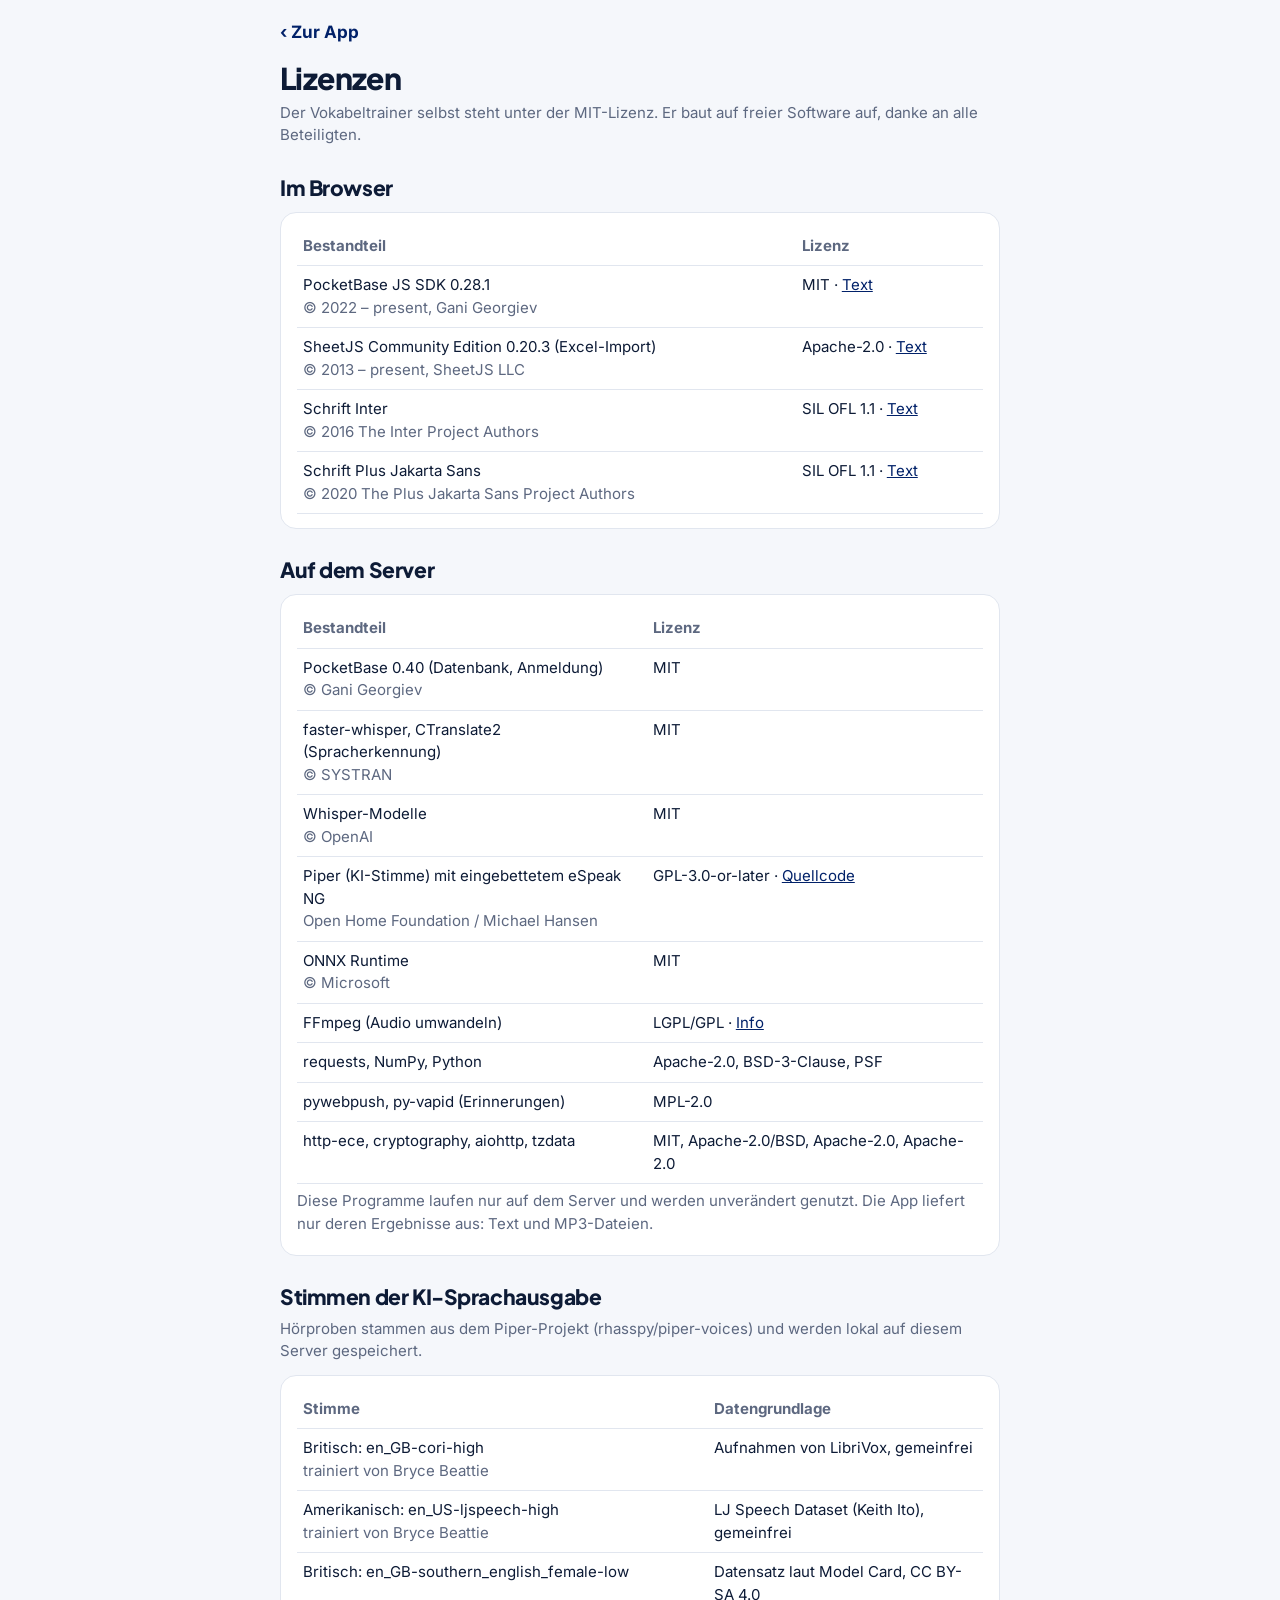
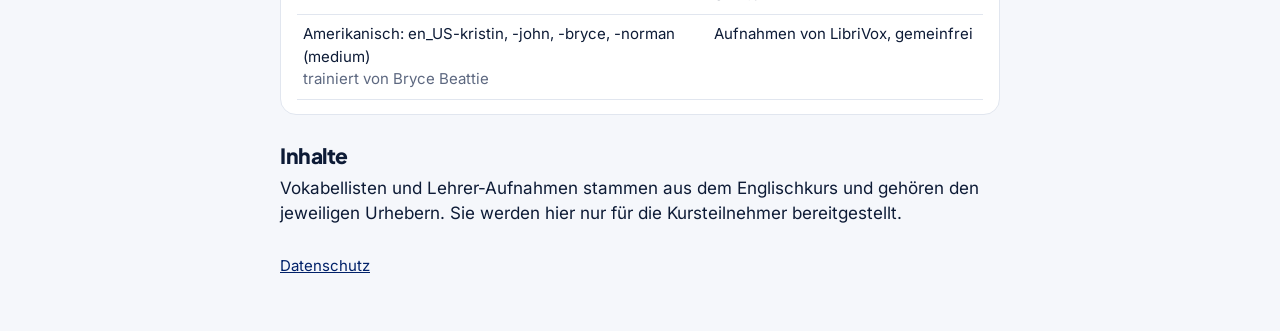
<file: pocketbase/pb_public/legal/lizenzen.html>
<!doctype html>
<html lang="de">
<head>
<meta charset="utf-8">
<meta name="viewport" content="width=device-width,initial-scale=1,viewport-fit=cover">
<title>Lizenzen – Vokabeltrainer</title>
<link rel="stylesheet" href="legal.css">
</head>
<body>
<main>
<a class="back" href="/">‹ Zur App</a>
<h1>Lizenzen</h1>
<p class="muted">Der Vokabeltrainer selbst steht unter der MIT-Lizenz. Er baut auf freier Software auf, danke an alle Beteiligten.</p>

<h2>Im Browser</h2>
<div class="card"><table>
<tr><th>Bestandteil</th><th>Lizenz</th></tr>
<tr><td>PocketBase JS SDK 0.28.1<br><span class="muted">© 2022 – present, Gani Georgiev</span></td><td>MIT · <a href="LICENSE-pocketbase-js-sdk.txt">Text</a></td></tr>
<tr><td>SheetJS Community Edition 0.20.3 (Excel-Import)<br><span class="muted">© 2013 – present, SheetJS LLC</span></td><td>Apache-2.0 · <a href="LICENSE-sheetjs-apache-2.0.txt">Text</a></td></tr>
<tr><td>Schrift Inter<br><span class="muted">© 2016 The Inter Project Authors</span></td><td>SIL OFL 1.1 · <a href="OFL-Inter.txt">Text</a></td></tr>
<tr><td>Schrift Plus Jakarta Sans<br><span class="muted">© 2020 The Plus Jakarta Sans Project Authors</span></td><td>SIL OFL 1.1 · <a href="OFL-PlusJakartaSans.txt">Text</a></td></tr>
</table></div>

<h2>Auf dem Server</h2>
<div class="card"><table>
<tr><th>Bestandteil</th><th>Lizenz</th></tr>
<tr><td>PocketBase 0.40 (Datenbank, Anmeldung)<br><span class="muted">© Gani Georgiev</span></td><td>MIT</td></tr>
<tr><td>faster-whisper, CTranslate2 (Spracherkennung)<br><span class="muted">© SYSTRAN</span></td><td>MIT</td></tr>
<tr><td>Whisper-Modelle<br><span class="muted">© OpenAI</span></td><td>MIT</td></tr>
<tr><td>Piper (KI-Stimme) mit eingebettetem eSpeak NG<br><span class="muted">Open Home Foundation / Michael Hansen</span></td><td>GPL-3.0-or-later · <a href="https://github.com/OHF-Voice/piper1-gpl" rel="noopener">Quellcode</a></td></tr>
<tr><td>ONNX Runtime<br><span class="muted">© Microsoft</span></td><td>MIT</td></tr>
<tr><td>FFmpeg (Audio umwandeln)</td><td>LGPL/GPL · <a href="https://ffmpeg.org/legal.html" rel="noopener">Info</a></td></tr>
<tr><td>requests, NumPy, Python</td><td>Apache-2.0, BSD-3-Clause, PSF</td></tr>
<tr><td>pywebpush, py-vapid (Erinnerungen)</td><td>MPL-2.0</td></tr>
<tr><td>http-ece, cryptography, aiohttp, tzdata</td><td>MIT, Apache-2.0/BSD, Apache-2.0, Apache-2.0</td></tr>
</table>
<p class="muted">Diese Programme laufen nur auf dem Server und werden unverändert genutzt. Die App liefert nur deren Ergebnisse aus: Text und MP3-Dateien.</p></div>

<h2>Stimmen der KI-Sprachausgabe</h2>
<p class="muted">Hörproben stammen aus dem Piper-Projekt (rhasspy/piper-voices) und werden lokal auf diesem Server gespeichert.</p>
<div class="card"><table>
<tr><th>Stimme</th><th>Datengrundlage</th></tr>
<tr><td>Britisch: en_GB-cori-high<br><span class="muted">trainiert von Bryce Beattie</span></td><td>Aufnahmen von LibriVox, gemeinfrei</td></tr>
<tr><td>Amerikanisch: en_US-ljspeech-high<br><span class="muted">trainiert von Bryce Beattie</span></td><td>LJ Speech Dataset (Keith Ito), gemeinfrei</td></tr>
<tr><td>Britisch: en_GB-southern_english_female-low</td><td>Datensatz laut Model Card, CC BY-SA 4.0</td></tr>
<tr><td>Amerikanisch: en_US-kristin, -john, -bryce, -norman (medium)<br><span class="muted">trainiert von Bryce Beattie</span></td><td>Aufnahmen von LibriVox, gemeinfrei</td></tr>
</table></div>

<h2>Inhalte</h2>
<p>Vokabellisten und Lehrer-Aufnahmen stammen aus dem Englischkurs und gehören den jeweiligen Urhebern. Sie werden hier nur für die Kursteilnehmer bereitgestellt.</p>

<p class="muted" style="margin-top:28px"><a href="datenschutz.html">Datenschutz</a></p>
</main>
</body>
</html>
</file>
<file: pocketbase/pb_public/fonts/fonts.css>
/* Lokal ausgelieferte Schriften (keine Verbindung zu Google).
   Inter © The Inter Project Authors, Plus Jakarta Sans © The Plus Jakarta Sans Project Authors.
   Beide unter SIL Open Font License 1.1 (frei, auch kommerziell) – siehe ../legal/OFL-*.txt.
   Quelle: Fontsource (@fontsource-variable/inter 5.3.0, @fontsource-variable/plus-jakarta-sans 5.3.0), Subset „latin“. */
@font-face{font-family:'Inter';font-style:normal;font-weight:100 900;font-display:swap;src:url(inter-var.woff2) format('woff2-variations'),url(inter-var.woff2) format('woff2')}
@font-face{font-family:'Plus Jakarta Sans';font-style:normal;font-weight:200 800;font-display:swap;src:url(jakarta-var.woff2) format('woff2-variations'),url(jakarta-var.woff2) format('woff2')}
</file>
<file: pocketbase/pb_public/legal/legal.css>
@import url(../fonts/fonts.css);
:root{--bg:#f5f7fb;--card:#fff;--ink:#0d1b36;--muted:#5d6880;--line:#e1e6ef;--acc:#012169}
@media (prefers-color-scheme:dark){:root{--bg:#0b1020;--card:#141b2d;--ink:#e8ecf4;--muted:#97a1b5;--line:#252f47;--acc:#8ba6f2}}
html,body{margin:0;background:var(--bg);color:var(--ink);font-family:'Inter',system-ui,-apple-system,sans-serif;font-size:17px;line-height:1.5}
main{max-width:720px;margin:0 auto;padding:max(20px,env(safe-area-inset-top)) 18px 48px}
h1,h2{font-family:'Plus Jakarta Sans',system-ui,sans-serif;font-weight:800;letter-spacing:-.02em;line-height:1.2}
h1{font-size:30px;margin:8px 0 4px}h2{font-size:21px;margin:28px 0 8px}
p,li{margin:6px 0}ul{padding-left:20px}
a{color:var(--acc)}
.muted{color:var(--muted);font-size:15px}
.card{background:var(--card);border:1px solid var(--line);border-radius:16px;padding:14px 16px;margin:12px 0}
.back{display:inline-block;margin-bottom:6px;font-weight:700;text-decoration:none}
table{width:100%;border-collapse:collapse;font-size:15px}
th,td{text-align:left;vertical-align:top;padding:8px 6px;border-bottom:1px solid var(--line)}
th{color:var(--muted);font-weight:700}
code{font-size:14px}
</file>
